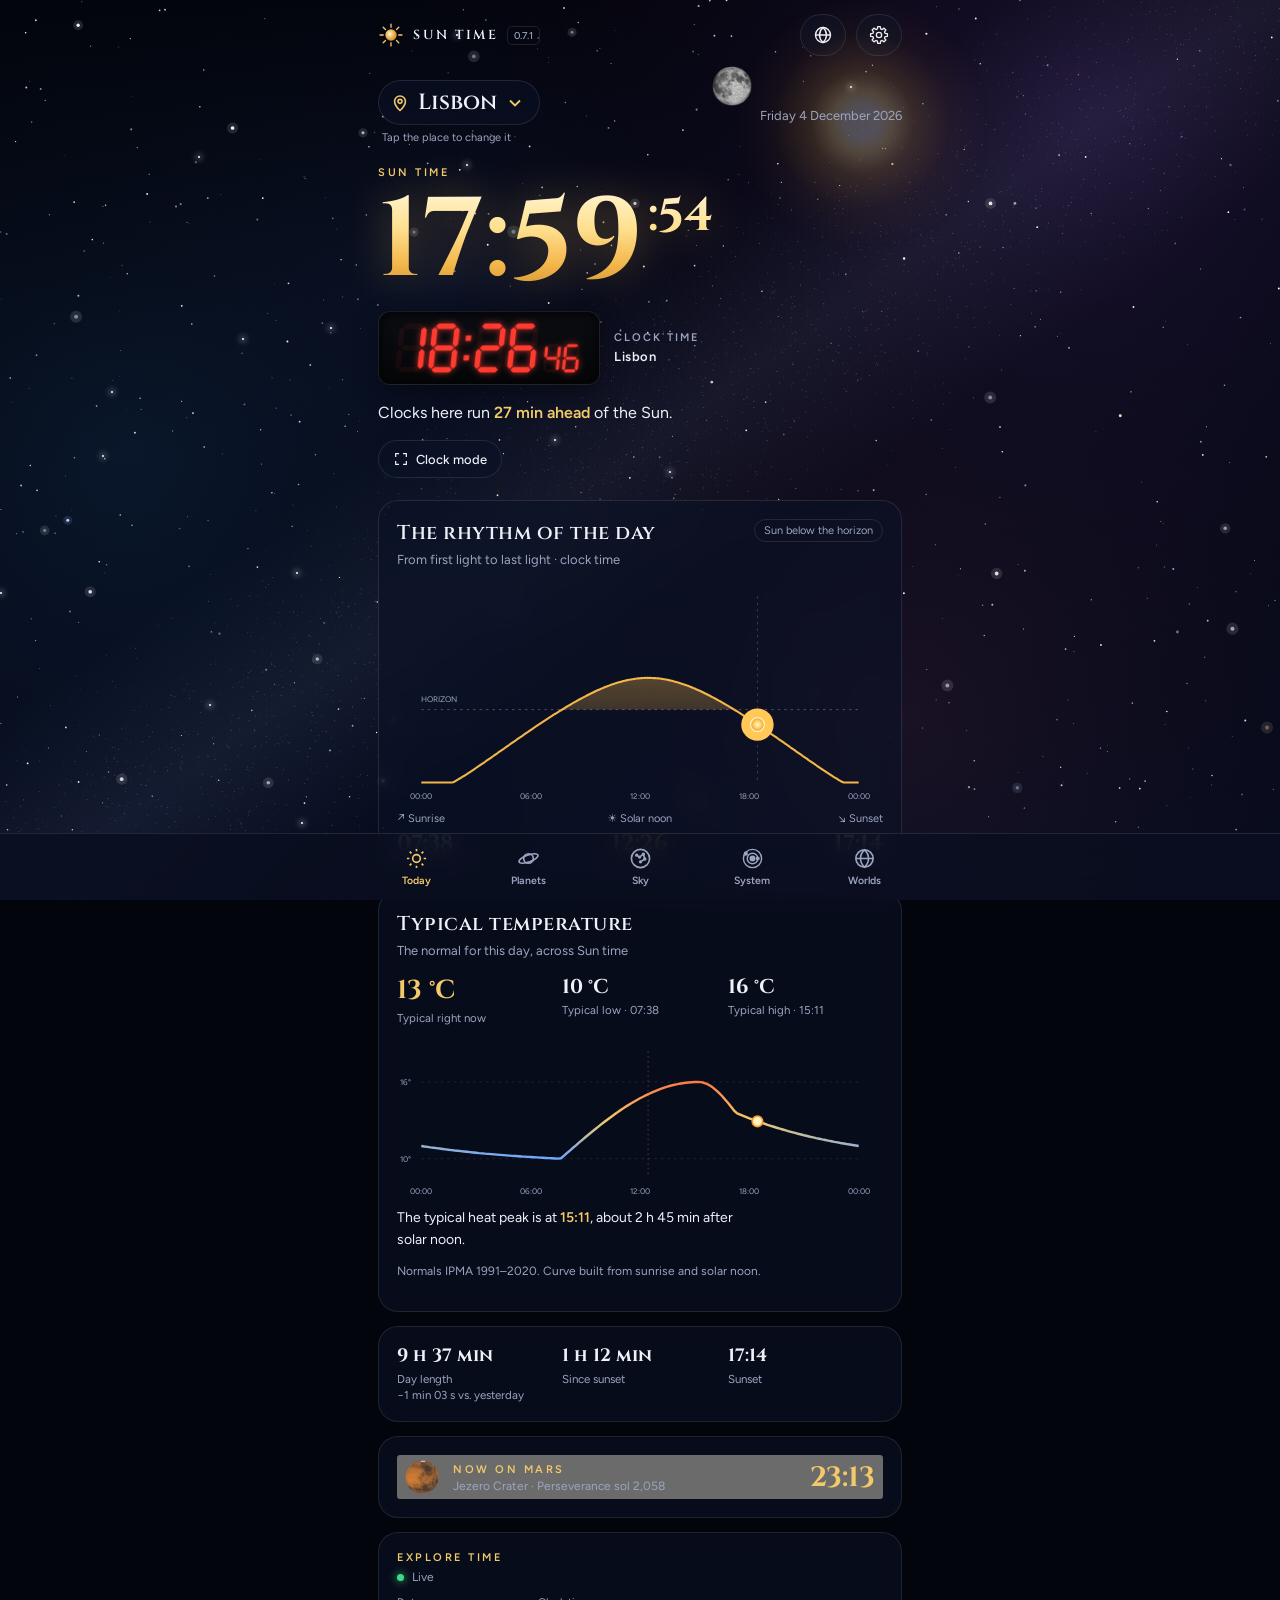
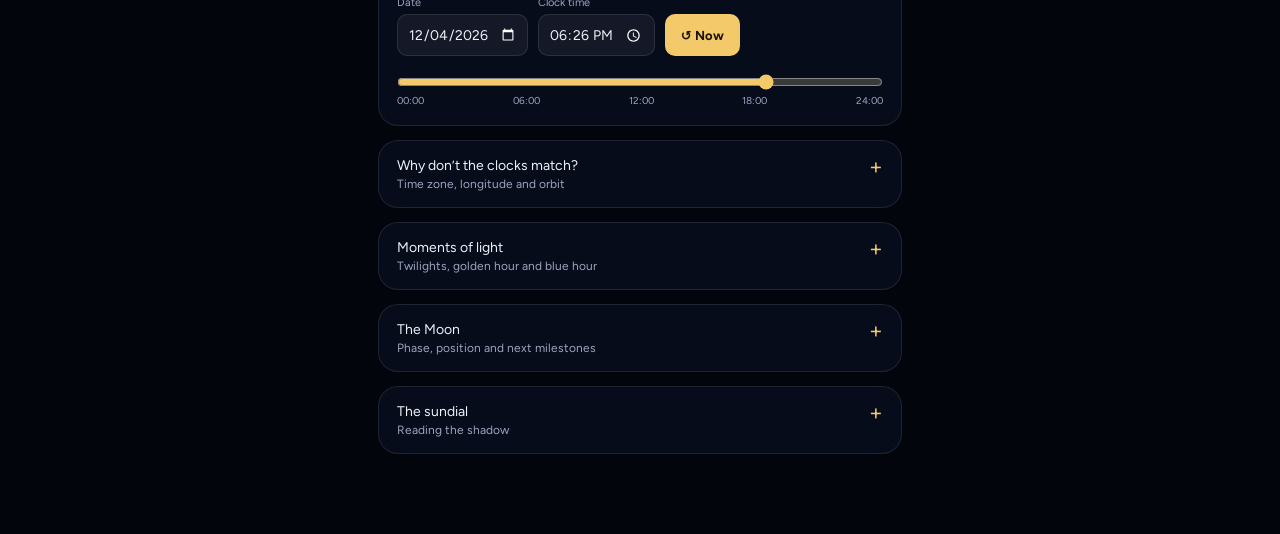
<file: preview/index.html>
<!doctype html>
<html lang="pt-PT">
<head>
<meta charset="utf-8">
<meta name="viewport" content="width=device-width, initial-scale=1, viewport-fit=cover">
<title>Hora do Sol</title>
<link rel="manifest" href="manifest.webmanifest?v=5">
<meta name="theme-color" content="#03050c">
<meta name="mobile-web-app-capable" content="yes">
<meta name="apple-mobile-web-app-capable" content="yes">
<meta name="apple-mobile-web-app-title" content="Hora do Sol">
<meta name="apple-mobile-web-app-status-bar-style" content="black-translucent">
<link rel="icon" type="image/png" href="icon-192.png">
<link rel="apple-touch-icon" href="apple-touch-icon.png">
<link rel="preconnect" href="https://fonts.googleapis.com">
<link rel="preconnect" href="https://fonts.gstatic.com" crossorigin>
<link href="https://fonts.googleapis.com/css2?family=Cinzel:wght@500;600;700&family=Figtree:wght@400;500;600;700;800&display=swap" rel="stylesheet">
<style>
:root{--serif:"Cinzel","Trajan Pro",Georgia,serif;--sans:"Figtree",system-ui,-apple-system,"Segoe UI",Roboto,sans-serif;
  --bg:#03050c;--ink:#eef1f8;--soft:#9ba5c0;--line:rgba(255,255,255,.1);--card:rgba(12,18,38,.58);--card-strong:rgba(10,15,32,.86);
  --gold:#f3c969;--gold2:#c98a2e;--accent:#8fb4ff;--lcd:#ff3b30;--lcd-glow:rgba(255,59,48,.75);--nav-h:66px;
  box-sizing:border-box;color-scheme:dark}
*,*::before,*::after{box-sizing:inherit}
[hidden]{display:none!important}
html{scroll-padding-top:env(safe-area-inset-top,0px);overflow-x:hidden}
body{margin:0;background:var(--bg);color:var(--ink);font-family:var(--sans);-webkit-font-smoothing:antialiased;min-height:100vh;
  padding-top:env(safe-area-inset-top,0px);padding-bottom:calc(var(--nav-h) + env(safe-area-inset-bottom,0px))}
body[data-lcd="ambar"]{--lcd:#ffb300;--lcd-glow:rgba(255,179,0,.7)}
body[data-lcd="verde"]{--lcd:#3dff8f;--lcd-glow:rgba(61,255,143,.6)}
body[data-lcd="azul"]{--lcd:#4fc8ff;--lcd-glow:rgba(79,200,255,.7)}
body[data-theme="claro"]{--bg:#e9eef6;--ink:#13203a;--soft:#51607d;--line:rgba(19,32,58,.14);--card:rgba(255,255,255,.78);--card-strong:#fff;--gold:#b7791f;--gold2:#8a560c;--accent:#2f5fc4;color-scheme:light}
#space{position:fixed;inset:0;width:100%;height:100%;z-index:-2;display:block}
body[data-theme="claro"] #space,body[data-theme="claro"] .twinkles{display:none}
body[data-theme="claro"]{background:linear-gradient(180deg,#cfe0f5,#eef2f8 40%,#f5f3ee)}
.twinkles{position:fixed;inset:0;z-index:-1;pointer-events:none}
.twinkles i{position:absolute;width:2px;height:2px;border-radius:50%;background:#fff;box-shadow:0 0 6px 1px rgba(255,255,255,.8);animation:tw 4s ease-in-out infinite}
@keyframes tw{0%,100%{opacity:.15}50%{opacity:1}}
.wrap{max-width:560px;margin:0 auto;padding:0 18px}
button{font-family:inherit}
:focus-visible{outline:2px solid var(--gold);outline-offset:3px}

/* Topo */
.top{display:flex;align-items:center;gap:10px;padding:14px 0 6px}
.brand{display:flex;align-items:center;gap:9px;font:600 13px var(--serif);letter-spacing:2.5px;color:var(--ink);text-decoration:none;margin-right:auto}
.brand .sunmark{width:26px;height:26px}
.brand small{font:500 10px var(--sans);letter-spacing:0;border:1px solid var(--line);padding:2px 6px;border-radius:5px;color:var(--soft)}
.iconbtn{display:inline-flex;align-items:center;justify-content:center;gap:6px;min-width:42px;height:42px;padding:0 12px;border-radius:999px;border:1px solid var(--line);background:var(--card);color:var(--ink);cursor:pointer;-webkit-backdrop-filter:blur(8px);backdrop-filter:blur(8px);font:600 12px var(--sans)}
.iconbtn svg{width:20px;height:20px}
.iconbtn.active{border-color:var(--gold);color:var(--gold)}

/* Herói */
.hero{position:relative;padding:18px 0 8px;overflow:visible}
.sun-glow{position:absolute;right:-90px;top:-70px;width:260px;height:260px;border-radius:50%;pointer-events:none;
  background:radial-gradient(circle,#fffbe6 0 9%,#ffe08a 16%,rgba(255,190,70,.55) 28%,rgba(255,150,40,.16) 48%,rgba(255,120,30,0) 70%);transition:opacity 1s,transform 1s;z-index:0}
.moon-deco{position:absolute;left:auto;right:150px;top:4px;width:40px;height:40px;z-index:0;border-radius:50%}
.moon-deco img{position:absolute;inset:0;width:100%;height:100%;display:block}
body[data-theme="claro"] .sun-glow{opacity:.55}
.hero>*:not(.sun-glow):not(.moon-deco){position:relative;z-index:1}
.place{display:flex;align-items:flex-end;justify-content:space-between;gap:12px;flex-wrap:wrap}
.loc-pill{position:relative;display:inline-flex;font-family:var(--serif);align-items:center;gap:8px;padding:7px 14px 7px 11px;border:1px solid var(--line);border-radius:999px;background:var(--card);-webkit-backdrop-filter:blur(8px);backdrop-filter:blur(8px);cursor:pointer;font:600 22px var(--serif);color:var(--ink)}
.loc-pill .pin{width:20px;height:20px;color:var(--gold);flex:none}
.loc-pill .chev{width:20px;height:20px;color:var(--gold);flex:none}
.loc-pill:hover,.loc-pill:focus-within{border-color:var(--gold)}
.loc-hint{font-size:11px;color:var(--soft);margin:6px 0 0 4px}
.date{font-size:13px;color:var(--soft);line-height:1.5}
.world-title{font:600 26px var(--serif);margin:0}
.world-site{font-size:13px;color:var(--soft);margin-top:2px}
.world-back{margin-top:10px}
.eyebrow{font:600 11px var(--sans);letter-spacing:2.5px;text-transform:uppercase;color:var(--gold)}
.hero .eyebrow{margin-top:22px;display:flex;align-items:center;gap:8px}
.solar{font-family:var(--serif);font-weight:700;font-size:calc(clamp(64px,20vw,112px)*var(--clock-scale,1));line-height:1.02;letter-spacing:1px;white-space:nowrap;margin:6px 0 2px;
  background:linear-gradient(180deg,#fff6d8 0%,#ffe08f 38%,#f3b64a 70%,#c98a2e 100%);-webkit-background-clip:text;background-clip:text;color:transparent;
  filter:drop-shadow(0 0 22px rgba(243,190,90,.35));font-variant-numeric:lining-nums tabular-nums}
.solar .sec{font-size:.42em;letter-spacing:0;margin-left:4px;vertical-align:.95em}
body[data-theme="claro"] .solar{background:linear-gradient(180deg,#c98a2e,#8a560c);-webkit-background-clip:text;background-clip:text;filter:none}
.lcd-block{display:flex;align-items:center;gap:14px;flex-wrap:wrap;margin-top:12px}
.lcd{display:inline-flex;align-items:center;padding:10px 14px;border-radius:12px;background:linear-gradient(180deg,#0b0d12,#050608);border:1px solid rgba(255,255,255,.09);box-shadow:inset 0 2px 12px rgba(0,0,0,.9),0 8px 24px rgba(0,0,0,.35)}
.lcd svg{display:block;height:calc(clamp(36px,10vw,52px)*var(--clock-scale,1));width:auto;overflow:visible}
.lcd .on{fill:var(--lcd);filter:drop-shadow(0 0 4px var(--lcd-glow))}
.lcd .off{fill:var(--lcd);opacity:.07}
.lcd-label{font:600 11px var(--sans);letter-spacing:2px;text-transform:uppercase;color:var(--soft);line-height:1.5}
.lcd-label b{display:block;color:var(--ink);font-weight:600;letter-spacing:.5px;text-transform:none;font-size:13px}
.sentence{font-size:16px;line-height:1.55;margin:16px 0 0;max-width:38ch}
.sentence strong{color:var(--gold);font-weight:600}
.hero-actions{display:flex;gap:10px;margin-top:14px;flex-wrap:wrap}
.chipbtn{display:inline-flex;align-items:center;gap:7px;border:1px solid var(--line);background:var(--card);color:var(--ink);border-radius:999px;padding:8px 14px;min-height:38px;font:500 13px var(--sans);cursor:pointer;-webkit-backdrop-filter:blur(8px);backdrop-filter:blur(8px)}
.chipbtn svg{width:16px;height:16px}
.hero-visual{margin-top:16px}
.hero-visual:empty{display:none}
.hero-visual svg{display:block;width:min(100%,330px);height:auto}

/* Cartões */
.card{background:var(--card);border:1px solid var(--line);border-radius:20px;padding:18px;margin:14px 0;-webkit-backdrop-filter:blur(12px);backdrop-filter:blur(12px)}
.card h2,.section-title{font:600 20px var(--serif);margin:0;letter-spacing:.5px}
.card .sub{font-size:13px;color:var(--soft);margin:4px 0 0;line-height:1.5}
.card-top{display:flex;justify-content:space-between;align-items:flex-start;gap:10px}
.pill{font-size:11px;border:1px solid var(--line);padding:4px 9px;border-radius:999px;color:var(--soft);white-space:nowrap}
.arc{display:block;width:100%;height:auto;margin:10px 0 2px;overflow:visible}
.arc text{font:10px var(--sans);fill:var(--soft)}
.pulse{animation:pulse 2.6s ease-in-out infinite;transform-box:fill-box;transform-origin:center}
@keyframes pulse{0%,100%{opacity:.18;transform:scale(1)}50%{opacity:.45;transform:scale(1.35)}}
.events{display:grid;grid-template-columns:repeat(3,1fr);gap:8px;margin-top:6px}
.events>div:nth-child(2){text-align:center}.events>div:last-child{text-align:right}
.events span{display:block;font-size:11px;color:var(--soft)}
.events b{display:block;font:700 22px var(--serif);margin-top:4px;font-variant-numeric:lining-nums tabular-nums}
.events .noon b{color:var(--gold)}
.stats{display:grid;grid-template-columns:repeat(3,1fr);gap:10px}
.stat b{display:block;font:700 18px var(--serif);font-variant-numeric:lining-nums tabular-nums;line-height:1.25}
.stat span{display:block;font-size:11.5px;color:var(--soft);line-height:1.4;margin-top:3px}
.teaser{display:flex;align-items:center;gap:14px;cursor:pointer;width:100%;text-align:left;color:inherit;font:inherit}
.planet-dot{flex:none;width:34px;height:34px;border-radius:50%;box-shadow:inset -7px -5px 12px rgba(0,0,0,.55),0 0 14px rgba(255,255,255,.08)}
.teaser .t-main{flex:1;min-width:0}
.teaser .t-time{font:700 28px var(--serif);color:var(--gold);font-variant-numeric:lining-nums tabular-nums}

/* Explorar */
.inputs{display:flex;gap:10px;align-items:end;flex-wrap:wrap;margin-top:12px}
.inputs label{display:grid;gap:5px;font-size:11px;color:var(--soft)}
.inputs input,.field input,.field select{font:14px var(--sans);min-height:42px;border:1px solid var(--line);background:rgba(255,255,255,.06);border-radius:10px;color:var(--ink);padding:8px 10px}
body[data-theme="claro"] .inputs input,body[data-theme="claro"] .field input,body[data-theme="claro"] .field select{background:#fff}
.btn{min-height:42px;border:0;border-radius:10px;padding:9px 16px;background:var(--gold);color:#1b1305;font:700 13px var(--sans);cursor:pointer}
input[type=range]{width:100%;margin:18px 0 4px;accent-color:var(--gold)}
.range-scale{display:flex;justify-content:space-between;font-size:10px;color:var(--soft)}
.status{display:flex;align-items:center;gap:8px;font-size:12px;color:var(--soft)}
.dot{width:7px;height:7px;border-radius:50%;background:#3ddc84;box-shadow:0 0 8px #3ddc84}
.status.paused .dot{background:var(--gold);box-shadow:0 0 8px var(--gold)}
#timeNote:empty{display:none}
.muted{font-size:12px;color:var(--soft);line-height:1.6}

/* Linhas e painéis */
details.card{padding:0}
details.card>summary{list-style:none;cursor:pointer;padding:16px 44px 16px 18px;position:relative;font-weight:600;font-size:14px}
details.card>summary::-webkit-details-marker{display:none}
details.card>summary::after{content:'+';position:absolute;right:18px;top:12px;font-size:22px;color:var(--gold);font-weight:400}
details.card[open]>summary::after{content:'−'}
details.card>summary span{display:block;font-size:12px;font-weight:400;color:var(--soft);margin-top:3px}
.detail-body{padding:0 18px 18px}
.rows{margin:0}
.row{display:grid;grid-template-columns:1fr auto;gap:12px;align-items:baseline;padding:10px 0;border-top:1px solid var(--line);font-size:14px}
.rows .row:first-child{border-top:0}
.row .k small{display:block;color:var(--soft);font-size:12px;margin-top:2px}
.row .v{font-variant-numeric:tabular-nums;text-align:right}
.row.key .k,.row.key .v{font-weight:700}
.row.past{opacity:.5}
.row.now{border-top:2px solid var(--gold)}.row.now .k{color:var(--gold);font-weight:600}
.row.total{border-top:1.5px solid var(--ink);font-weight:700}
.chart{width:100%;height:auto;display:block;color:var(--ink)}
.lede{font-size:14px;color:var(--soft);line-height:1.55;margin:0 0 12px}
.moon-head{display:flex;gap:14px;align-items:center;margin-bottom:8px}
.moon-head svg{width:84px;height:84px;flex:none}
.moon-name{font:600 22px var(--serif)}
.moon-sub{font-size:13px;color:var(--soft);margin-top:3px}
.dial-wrap{display:flex;justify-content:center}
.dial{width:min(100%,320px);height:auto}

/* Planetas, céu, sistema, mundos */
.view{display:none}.view.on{display:block;animation:fade .35s ease}
@keyframes fade{from{opacity:0;transform:translateY(6px)}to{opacity:1;transform:none}}
.view-head{padding:22px 0 4px}
.view-head h1{font:600 26px var(--serif);margin:6px 0 0;letter-spacing:.5px}
.view-head p{font-size:14px;color:var(--soft);margin:6px 0 0;line-height:1.55}
.pl{display:flex;gap:14px;align-items:flex-start}
.pl .planet-dot{width:40px;height:40px;margin-top:2px}
.pl-main{flex:1;min-width:0}
.pl-name{display:flex;justify-content:space-between;align-items:baseline;gap:8px}
.pl-name b{font:600 19px var(--serif)}
.badge{font-size:11px;padding:3px 9px;border-radius:999px;border:1px solid var(--line);color:var(--soft);white-space:nowrap}
.badge.yes{border-color:rgba(61,220,132,.5);color:#6ff0a5}
body[data-theme="claro"] .badge.yes{color:#157a3f}
.pl-line{font-size:13.5px;line-height:1.55;margin-top:5px}
.pl-line.soft{color:var(--soft)}
.skymap{display:block;width:100%;max-width:460px;margin:6px auto 0;height:auto}
.legend{display:flex;flex-wrap:wrap;gap:6px 14px;font-size:12px;color:var(--soft);margin-top:10px}
.legend i{display:inline-block;width:10px;height:10px;border-radius:50%;margin-right:6px;vertical-align:-1px}
.orbit-svg{display:block;width:100%;max-width:460px;margin:0 auto;height:auto}
.worlds{display:grid;gap:10px}
.world{display:flex;gap:14px;align-items:center;text-align:left;width:100%;border:1px solid var(--line);background:var(--card);border-radius:18px;padding:14px;color:inherit;cursor:pointer;-webkit-backdrop-filter:blur(10px);backdrop-filter:blur(10px)}
.world.cur{border-color:var(--gold)}
.world-main{flex:1;min-width:0}
.world-main b{font:600 17px var(--serif)}
.world-main .muted{font-size:12px}
.world-time{text-align:right;font:700 20px var(--serif);color:var(--gold);font-variant-numeric:lining-nums tabular-nums}
.world-time small{display:block;font:400 10px var(--sans);color:var(--soft);letter-spacing:.5px}
.compare{width:100%;border-collapse:collapse;font-size:13px}
.compare th{font:600 11px var(--sans);letter-spacing:1px;text-transform:uppercase;color:var(--soft);text-align:left;padding:8px 6px;border-bottom:1px solid var(--line)}
.compare td{padding:10px 6px;border-bottom:1px solid var(--line);vertical-align:top;font-variant-numeric:tabular-nums}
.compare td:first-child{font-weight:600;white-space:nowrap}
.compare tr.me td{color:var(--gold)}
.table-scroll{overflow-x:auto}
.routine{display:grid;grid-template-columns:repeat(2,1fr);gap:10px;margin-top:12px}
.field{display:grid;gap:5px;font-size:12px;color:var(--soft)}
.field input,.field select{width:100%}
.conv .row .v b{font:700 18px var(--serif);color:var(--gold)}
.fact{font-size:13px;color:var(--soft);font-style:italic;margin-top:4px}

/* Navegação inferior */
.nav{position:fixed;left:0;right:0;bottom:0;z-index:20;background:var(--card-strong);border-top:1px solid var(--line);-webkit-backdrop-filter:blur(14px);backdrop-filter:blur(14px);padding-bottom:env(safe-area-inset-bottom,0px)}
.nav-in{max-width:560px;margin:0 auto;display:grid;grid-template-columns:repeat(5,1fr);height:var(--nav-h)}
.nav button{background:none;border:0;color:var(--soft);display:flex;flex-direction:column;align-items:center;justify-content:center;gap:4px;font:600 10.5px var(--sans);cursor:pointer;padding:0 2px}
.nav button svg{width:23px;height:23px}
.nav button[aria-current="page"]{color:var(--gold)}

/* Folhas (definições e mundos) */
dialog.sheet{border:0;padding:0;background:var(--card-strong);color:var(--ink);width:min(560px,100%);max-width:100%;max-height:88vh;margin:auto auto 0;border-radius:22px 22px 0 0;box-shadow:0 -10px 40px rgba(0,0,0,.5)}
dialog.sheet::backdrop{background:rgba(2,4,10,.6)}
@media(min-width:700px){dialog.sheet{margin:auto;border-radius:20px}}
.sheet-inner{padding:20px 20px calc(22px + env(safe-area-inset-bottom,0px));overflow:auto;max-height:88vh}
.sheet-head{display:flex;justify-content:space-between;align-items:center;gap:12px;margin-bottom:6px}
.sheet-head h2{font:600 22px var(--serif);margin:0}
.sheet fieldset{border:0;padding:0;margin:18px 0 0}
.sheet legend{font:600 10px var(--sans);letter-spacing:2px;text-transform:uppercase;color:var(--soft);margin-bottom:9px}
.opts{display:flex;flex-wrap:wrap;gap:8px}
.opt{display:inline-flex;align-items:center;gap:8px;border:1px solid var(--line);background:transparent;color:inherit;border-radius:999px;padding:8px 14px;min-height:40px;font:500 13px var(--sans);cursor:pointer}
.opt[aria-pressed="true"]{background:var(--ink);color:var(--bg);border-color:var(--ink)}
.opt .sw{width:14px;height:14px;border-radius:50%;flex:none}
.linkbtn{background:none;border:0;color:var(--soft);font:500 13px var(--sans);text-decoration:underline;cursor:pointer;padding:8px 0;margin-top:18px}

/* Modo relógio */
.clockmode{position:fixed;inset:0;z-index:50;display:none;flex-direction:column;align-items:center;justify-content:center;gap:22px;background:radial-gradient(ellipse at 70% 20%,rgba(255,180,60,.12),transparent 55%),#02030a;text-align:center;padding:24px}
.clockmode.on{display:flex}
.clockmode .solar{font-size:min(26vw,30vh)}
.clockmode .lcd svg{height:min(13vw,14vh)}
.clockmode .cm-hint{position:absolute;bottom:calc(20px + env(safe-area-inset-bottom,0px));font-size:12px;color:#7f89a6}
@media(orientation:landscape) and (max-height:500px){.clockmode{flex-direction:row;gap:40px}}
@media(prefers-reduced-motion:reduce){*{animation:none!important;transition:none!important}}

/* 0.6: pesquisa de locais */
.search{width:100%;font:16px var(--sans);min-height:46px;border:1px solid var(--line);background:rgba(255,255,255,.06);border-radius:12px;color:var(--ink);padding:10px 14px;margin:10px 0 4px}
#placeList{max-height:62vh;overflow:auto;margin-top:6px}
.place-item{display:flex;justify-content:space-between;align-items:center;gap:10px;width:100%;text-align:left;border:0;border-bottom:1px solid var(--line);background:none;color:inherit;padding:12px 4px;cursor:pointer;font:inherit}
.place-item b{display:block;font-weight:600;font-size:15px}
.place-item small{display:block;color:var(--soft);font-size:12px;margin-top:2px}
.place-item.cur b{color:var(--gold)}
.place-item.gps b{color:var(--gold)}
.place-time{font-variant-numeric:tabular-nums;color:var(--soft);font-size:13px;flex:none}
.place-head{font:600 10px var(--sans);letter-spacing:2px;text-transform:uppercase;color:var(--soft);margin:18px 0 2px}
/* 0.6: temperatura típica */
.temp-top{display:grid;grid-template-columns:repeat(3,1fr);gap:10px;margin-top:12px}
.temp-top b{display:block;font:700 20px var(--serif);font-variant-numeric:lining-nums tabular-nums}
.temp-top .big b{font-size:26px;color:var(--gold)}
.temp-top span{display:block;font-size:11.5px;color:var(--soft);margin-top:3px}
.temp-chart{display:block;width:100%;height:auto;margin:10px 0 2px;overflow:visible;color:var(--ink)}
.temp-chart text{font:10px var(--sans);fill:var(--soft)}
details.card>summary .sumt{display:inline;font-size:14px;color:var(--ink);margin:0}
/* 0.7 */
.planet-dot.photo{box-shadow:none;border-radius:0;background-color:transparent}
.explore-bar{position:sticky;top:env(safe-area-inset-top,0px);z-index:15;display:flex;align-items:center;justify-content:space-between;gap:10px;margin:8px 0 0;padding:10px 12px;border-radius:14px;background:rgba(243,201,105,.16);border:1px solid var(--gold);font-size:13px;-webkit-backdrop-filter:blur(10px);backdrop-filter:blur(10px)}
.explore-bar .btn{min-height:36px;padding:6px 12px;flex:none}
[dir="rtl"] .solar,[dir="rtl"] .lcd,[dir="rtl"] .place-time,[dir="rtl"] .events b,[dir="rtl"] .world-time,[dir="rtl"] .t-time{direction:ltr;unicode-bidi:isolate}
[dir="rtl"] .solar{text-align:right}
[dir="rtl"] .row .v{text-align:left}
[dir="rtl"] details.card>summary{padding:16px 18px 16px 44px}
[dir="rtl"] details.card>summary::after{right:auto;left:18px}
[dir="rtl"] .place-item,[dir="rtl"] .world,[dir="rtl"] .teaser{text-align:right}
.planet-dot.p-saturno{transform:scale(1.55)}
.compare{font-size:12px}
.compare td,.compare th{white-space:nowrap}
.compare th{font-size:10px;letter-spacing:.5px;padding:6px 3px}
.compare td{padding:7px 3px}
.compare td:first-child{padding-left:0}
.compare td:last-child,.compare th:last-child{text-align:right;padding-right:0}
.compare td[colspan]{white-space:normal;text-align:left;font-weight:400}
@media(max-width:380px){.compare{font-size:11px}.compare th{font-size:9px}.card:has(.compare){padding:14px}}
</style>
</head>
<body data-theme="espaco" data-lcd="vermelho">
<canvas id="space" aria-hidden="true"></canvas>
<div class="twinkles" id="twinkles" aria-hidden="true"></div>
<div class="wrap">
<header class="top">
  <a href="#" class="brand" id="brand"><svg class="sunmark" viewBox="0 0 32 32" aria-hidden="true"><defs><radialGradient id="bm" cx="40%" cy="40%"><stop offset="0" stop-color="#fff3c4"/><stop offset="1" stop-color="#e29a2e"/></radialGradient></defs><circle cx="16" cy="16" r="7" fill="url(#bm)"/><g stroke="#f3c969" stroke-width="1.6" stroke-linecap="round"><path d="M16 2.5v4M16 25.5v4M2.5 16h4M25.5 16h4M6.4 6.4l2.8 2.8M22.8 22.8l2.8 2.8M6.4 25.6l2.8-2.8M22.8 9.2l2.8-2.8"/></g></svg><span data-i18n="appName">HORA DO SOL</span> <small>0.7.1</small></a>
  <button class="iconbtn" id="worldBtn" type="button" data-i18n-aria="worldBtn" aria-haspopup="dialog"><svg viewBox="0 0 24 24" fill="none" stroke="currentColor" stroke-width="1.7"><circle cx="12" cy="12" r="9"/><path d="M3 12h18M12 3c2.8 2.6 4.2 5.6 4.2 9s-1.4 6.4-4.2 9c-2.8-2.6-4.2-5.6-4.2-9S9.2 5.6 12 3z"/></svg></button>
  <button class="iconbtn" id="settingsBtn" type="button" data-i18n-aria="settingsBtn" aria-haspopup="dialog"><svg viewBox="0 0 24 24" fill="none" stroke="currentColor" stroke-width="1.6" stroke-linejoin="round"><path d="M10.08,4.65 L10.44,1.92 L13.56,1.92 L13.92,4.65 L15.84,5.44 L18.03,3.77 L20.23,5.97 L18.56,8.16 L19.35,10.08 L22.08,10.44 L22.08,13.56 L19.35,13.92 L18.56,15.84 L20.23,18.03 L18.03,20.23 L15.84,18.56 L13.92,19.35 L13.56,22.08 L10.44,22.08 L10.08,19.35 L8.16,18.56 L5.97,20.23 L3.77,18.03 L5.44,15.84 L4.65,13.92 L1.92,13.56 L1.92,10.44 L4.65,10.08 L5.44,8.16 L3.77,5.97 L5.97,3.77 L8.16,5.44Z"/><circle cx="12" cy="12" r="3.2"/></svg></button>
</header>

<main class="view on" id="view-hoje">
  <div class="explore-bar" id="exploreBar" hidden><span id="exploreText"></span><button class="btn" type="button" id="exploreNow" data-i18n="backNow"></button></div>
  <section class="hero">
    <div class="sun-glow" id="sunGlow"></div>
    <div class="moon-deco" aria-hidden="true"><img id="moonImg" alt=""></div>
    <div id="earthHead">
      <div class="place"><button class="loc-pill" id="locBtn" type="button" aria-haspopup="dialog"><svg class="pin" viewBox="0 0 24 24" fill="none" stroke="currentColor" stroke-width="1.9" aria-hidden="true"><path d="M12 21s-6.5-5.6-6.5-11a6.5 6.5 0 0 1 13 0c0 5.4-6.5 11-6.5 11z"/><circle cx="12" cy="10" r="2.4"/></svg><span id="locName">Lisboa</span><svg class="chev" viewBox="0 0 24 24" fill="none" stroke="currentColor" stroke-width="2.2" aria-hidden="true"><path d="M6 9l6 6 6-6"/></svg></button><div class="date" id="date"></div></div>
      <div class="loc-hint" data-i18n="locHint"></div>
      <div class="muted" id="note" role="status" hidden></div>
    </div>
    <div id="worldHead" hidden><h1 class="world-title" id="worldTitle"></h1><div class="world-site" id="worldSite"></div></div>
    <div class="hero-visual" id="heroVisual"></div>
    <div class="eyebrow" id="solarLabel"></div>
    <div class="solar" id="solar">--:--</div>
    <div class="lcd-block"><div class="lcd" id="lcd" data-i18n-aria="legal"></div><div class="lcd-label"><span data-i18n="legal"></span><b id="lcdPlace"></b></div></div>
    <p class="sentence" id="sentence"></p>
    <div class="hero-actions">
      <button class="chipbtn" id="clockModeBtn" type="button"><svg viewBox="0 0 24 24" fill="none" stroke="currentColor" stroke-width="1.8"><path d="M4 9V4h5M20 9V4h-5M4 15v5h5M20 15v5h-5"/></svg><span data-i18n="clockMode"></span></button>
      <button class="chipbtn" id="backEarthBtn" type="button" hidden data-i18n="backEarth"></button>
    </div>
  </section>

  <section class="card">
    <div class="card-top"><div><h2 id="arcTitle"></h2><p class="sub" id="arcSub"></p></div><span class="pill" id="sunState"></span></div>
    <svg class="arc" id="sunArc" viewBox="0 0 600 280" role="img"></svg>
    <div class="events"><div><span data-i18n="rise"></span><b id="riseTime"></b></div><div class="noon"><span data-i18n="noon"></span><b id="noonTime"></b></div><div><span data-i18n="set"></span><b id="setTime"></b></div></div>
  </section>

  <section class="card" id="tempCard">
    <h2 data-i18n="tempTitle"></h2><p class="sub" data-i18n="tempSub"></p>
    <div id="tempBody">
      <div class="temp-top"><div class="big"><b id="tempNow"></b><span data-i18n="tempNow"></span></div><div><b id="tempMin"></b><span id="tempMinL"></span></div><div><b id="tempMax"></b><span id="tempMaxL"></span></div></div>
      <svg class="temp-chart" id="tempChart" viewBox="0 0 600 205" role="img"></svg>
      <p class="sentence" id="tempPeak" style="font-size:14px;margin-top:6px"></p>
      <p class="muted" id="tempSource"></p>
    </div>
    <p class="lede" id="tempNone" hidden style="margin-top:10px"></p>
  </section>

  <section class="card"><div class="stats" id="stats"></div></section>

  <section class="card" id="marsTeaserCard"><button class="teaser" id="marsTeaser" type="button"><span class="planet-dot photo" id="marsDot"></span><span class="t-main"><span class="eyebrow" data-i18n="nowOnMars"></span><span class="muted" style="display:block"><span data-i18n="jezero"></span> · <span id="teaserSol"></span></span></span><span class="t-time" id="teaserTime">--:--</span></button></section>

  <section class="card">
    <div class="card-top"><div><div class="eyebrow" data-i18n="explore"></div><div class="status" id="status" style="margin-top:6px"><span class="dot"></span><span id="statusText"></span></div></div></div>
    <div class="inputs"><label><span data-i18n="date"></span><input type="date" id="dateInput" min="1900-01-01" max="2100-12-31"></label><label><span data-i18n="legalTime"></span><input type="time" id="timeInput"></label><button class="btn" id="nowBtn" type="button" data-i18n="now"></button></div>
    <input type="range" id="slider" min="0" max="1439" step="1">
    <div class="range-scale"><span>00:00</span><span>06:00</span><span>12:00</span><span>18:00</span><span>24:00</span></div>
    <p id="timeNote" role="status" class="muted"></p>
  </section>

  <div id="earthDetails">
    <details class="card"><summary><span class="sumt" data-i18n="whyTitle"></span><span data-i18n="whySub"></span></summary><div class="detail-body"><p class="lede" data-i18n="whyLede"></p><div class="rows" id="explain"></div><h2 style="font:600 18px var(--serif);margin:18px 0 6px" data-i18n="eot"></h2><p class="lede" id="eotLede"></p><svg class="chart" id="eot" viewBox="0 0 340 140" role="img"></svg></div></details>
    <details class="card"><summary><span class="sumt" data-i18n="lightTitle"></span><span data-i18n="lightSub"></span></summary><div class="detail-body"><div class="rows" id="sunRows"></div></div></details>
    <details class="card"><summary><span class="sumt" data-i18n="moonTitle"></span><span data-i18n="moonSub"></span></summary><div class="detail-body"><div class="moon-head"><svg id="moonSvg" viewBox="0 0 110 110" role="img"></svg><div><div class="moon-name" id="moonName"></div><div class="moon-sub" id="moonSub"></div></div></div><div class="rows" id="moonRows"></div></div></details>
    <details class="card" id="dialPanel"><summary><span class="sumt" data-i18n="dialTitle"></span><span data-i18n="dialSub"></span></summary><div class="detail-body"><p class="lede" data-i18n="dialLede"></p><div class="dial-wrap"><svg class="dial" id="dial" viewBox="0 0 320 320" role="img"></svg></div></div></details>
  </div>
  <div id="worldDetails" hidden><section class="card"><h2 data-i18n="thisWorld"></h2><div class="rows" id="worldRows" style="margin-top:8px"></div><p class="fact" id="worldFact"></p></section></div>
</main>

<main class="view" id="view-planetas">
  <div class="view-head"><div class="eyebrow" data-i18n="tonight"></div><h1 data-i18n="planetsTitle"></h1><p id="nightInfo"></p></div>
  <div id="planetList"></div>
  <p class="muted" data-i18n="magNote"></p>
</main>

<main class="view" id="view-ceu">
  <div class="view-head"><div class="eyebrow" data-i18n="skyEyebrow"></div><h1 id="skyTitle"></h1><p data-i18n="skyHelp"></p></div>
  <section class="card"><svg class="skymap" id="skymap" viewBox="0 0 400 400" role="img"></svg><div class="legend" id="skyLegend"></div></section>
  <p class="muted" data-i18n="skyNote"></p>
</main>

<main class="view" id="view-sistema">
  <div class="view-head"><div class="eyebrow" data-i18n="sysEyebrow"></div><h1 data-i18n="sysTitle"></h1><p data-i18n="sysLede"></p></div>
  <section class="card"><svg class="orbit-svg" id="orbits" viewBox="0 0 400 400" role="img"></svg></section>
  <section class="card"><h2 data-i18n="distTitle"></h2><div class="rows" id="distRows" style="margin-top:6px"></div></section>
</main>

<main class="view" id="view-mundos">
  <div class="view-head"><div class="eyebrow" data-i18n="worldsEyebrow"></div><h1 data-i18n="worldsTitle"></h1><p data-i18n="worldsLede"></p></div>
  <div class="worlds" id="worldCards"></div>
  <section class="card"><h2 data-i18n="sideBySide"></h2><div class="table-scroll"><table class="compare" id="compare"></table></div></section>
  <section class="card">
    <h2 data-i18n="routineTitle"></h2><p class="sub" data-i18n="routineLede"></p>
    <div class="field" style="margin-top:12px"><span data-i18n="world"></span><select id="routineWorld"></select></div>
    <div class="routine" id="routineInputs"></div>
    <div class="rows conv" id="routineOut" style="margin-top:14px"></div>
  </section>
</main>
</div>

<nav class="nav"><div class="nav-in">
  <button type="button" data-view="hoje" aria-current="page"><svg viewBox="0 0 24 24" fill="none" stroke="currentColor" stroke-width="1.7"><circle cx="12" cy="12" r="4"/><path d="M12 2v2.5M12 19.5V22M2 12h2.5M19.5 12H22M4.9 4.9l1.8 1.8M17.3 17.3l1.8 1.8M4.9 19.1l1.8-1.8M17.3 6.7l1.8-1.8"/></svg><span data-i18n="navToday"></span></button>
  <button type="button" data-view="planetas"><svg viewBox="0 0 24 24" fill="none" stroke="currentColor" stroke-width="1.7"><circle cx="12" cy="12" r="5"/><ellipse cx="12" cy="12" rx="10.5" ry="3.6" transform="rotate(-20 12 12)"/></svg><span data-i18n="navPlanets"></span></button>
  <button type="button" data-view="ceu"><svg viewBox="0 0 24 24" fill="none" stroke="currentColor" stroke-width="1.7"><circle cx="12" cy="12" r="9.5"/><path d="M8 8.5l3 2 4-3 1.5 5-4.5 3"/><circle cx="8" cy="8.5" r=".9" fill="currentColor"/><circle cx="11" cy="10.5" r=".9" fill="currentColor"/><circle cx="15" cy="7.5" r=".9" fill="currentColor"/><circle cx="16.5" cy="12.5" r=".9" fill="currentColor"/><circle cx="12" cy="15.5" r=".9" fill="currentColor"/></svg><span data-i18n="navSky"></span></button>
  <button type="button" data-view="sistema"><svg viewBox="0 0 24 24" fill="none" stroke="currentColor" stroke-width="1.5"><circle cx="12" cy="12" r="2.4" fill="currentColor"/><circle cx="12" cy="12" r="5.5"/><circle cx="12" cy="12" r="9.5"/><circle cx="17.5" cy="12" r="1.3" fill="currentColor"/><circle cx="5" cy="7" r="1.5" fill="currentColor"/></svg><span data-i18n="navSystem"></span></button>
  <button type="button" data-view="mundos"><svg viewBox="0 0 24 24" fill="none" stroke="currentColor" stroke-width="1.7"><circle cx="12" cy="12" r="9"/><path d="M3 12h18M12 3c2.8 2.6 4.2 5.6 4.2 9s-1.4 6.4-4.2 9c-2.8-2.6-4.2-5.6-4.2-9S9.2 5.6 12 3z"/></svg><span data-i18n="navWorlds"></span></button>
</div></nav>

<dialog class="sheet" id="placeSheet"><div class="sheet-inner">
  <div class="sheet-head"><h2 data-i18n="searchTitle"></h2><button class="btn" type="button" data-close data-i18n="close"></button></div>
  <input class="search" id="placeSearch" type="search" data-i18n-ph="searchPh" autocomplete="off">
  <div id="placeList"></div>
</div></dialog>

<dialog class="sheet" id="worldSheet"><div class="sheet-inner">
  <div class="sheet-head"><h2 data-i18n="pickWorld"></h2><button class="btn" type="button" data-close data-i18n="close"></button></div>
  <p class="muted" data-i18n="pickWorldLede"></p>
  <div class="worlds" id="worldPicker" style="margin-top:12px"></div>
</div></dialog>

<dialog class="sheet" id="settings"><div class="sheet-inner">
  <div class="sheet-head"><h2 data-i18n="settingsBtn"></h2><button class="btn" type="button" data-close data-i18n="close"></button></div>
  <div id="settingsBody"></div>
  <button class="linkbtn" type="button" id="settingsReset" data-i18n="reset"></button>
  <p class="muted" data-i18n="credits"></p>
</div></dialog>

<div class="clockmode" id="clockMode" role="dialog">
  <div><div class="eyebrow" id="cmLabel"></div><div class="solar" id="cmSolar">--:--</div></div>
  <div><div class="lcd" id="cmLcd"></div><div class="lcd-label" style="margin-top:10px" id="cmLcdLabel"></div></div>
  <div class="cm-hint" data-i18n="clockExit"></div>
</div>

<script>

// ---------- Cálculos astronómicos (sem DOM, reutilizáveis em Kotlin) ----------
const rad = Math.PI/180, deg = 180/Math.PI;
const mod = (a,b) => ((a % b) + b) % b;
const jd = ms => ms/86400000 + 2440587.5;

function sun(ms){
  const d = jd(ms) - 2451545, T = d/36525;
  const L0 = mod(280.46646 + T*(36000.76983 + 0.0003032*T), 360);
  const M = 357.52911 + T*(35999.05029 - 0.0001537*T);
  const e = 0.016708634 - T*(0.000042037 + 0.0000001267*T);
  const Mr = M*rad;
  const C = Math.sin(Mr)*(1.914602 - T*(0.004817 + 0.000014*T)) + Math.sin(2*Mr)*(0.019993 - 0.000101*T) + Math.sin(3*Mr)*0.000289;
  const omega = 125.04 - 1934.136*T;
  const lambda = L0 + C - 0.00569 - 0.00478*Math.sin(omega*rad);
  const eps0 = 23 + (26 + (21.448 - T*(46.815 + T*(0.00059 - T*0.001813)))/60)/60;
  const eps = eps0 + 0.00256*Math.cos(omega*rad);
  const dec = Math.asin(Math.sin(eps*rad)*Math.sin(lambda*rad));
  const y = Math.tan(eps*rad/2)**2, L0r = L0*rad;
  const eot = 4*deg*(y*Math.sin(2*L0r) - 2*e*Math.sin(Mr) + 4*e*y*Math.sin(Mr)*Math.cos(2*L0r) - 0.5*y*y*Math.sin(4*L0r) - 1.25*e*e*Math.sin(2*Mr));
  return {dec, eot, lambda: mod(lambda,360)};
}

// Posição do Sol + hora solar verdadeira (minutos desde a meia-noite solar)
function sunPos(ms, lat, lon){
  const s = sun(ms);
  const utcMin = mod(ms/60000, 1440);
  const tst = mod(utcMin + 4*lon + s.eot, 1440);
  const Hd = tst/4 - 180, H = Hd*rad, phi = lat*rad;
  const alt = Math.asin(Math.sin(phi)*Math.sin(s.dec) + Math.cos(phi)*Math.cos(s.dec)*Math.cos(H))*deg;
  const az = mod(Math.atan2(Math.sin(H), Math.cos(H)*Math.sin(phi) - Math.tan(s.dec)*Math.cos(phi))*deg + 180, 360);
  return {alt, az, H: Hd, tst, eot: s.eot, lambda: s.lambda};
}

function moon(ms){
  const d = jd(ms) - 2451545, T = d/36525;
  const Lp = 218.3164477 + 481267.88123421*T;
  const D  = 297.8501921 + 445267.1114034*T;
  const M  = 357.5291092 + 35999.0502909*T;
  const Mp = 134.9633964 + 477198.8675055*T;
  const F  = 93.2720950 + 483202.0175233*T;
  const s = x => Math.sin(x*rad), c = x => Math.cos(x*rad);
  const lon = Lp + 6.289*s(Mp) + 1.274*s(2*D-Mp) + 0.658*s(2*D) + 0.214*s(2*Mp) - 0.186*s(M) - 0.114*s(2*F)
    + 0.059*s(2*D-2*Mp) + 0.057*s(2*D-M-Mp) + 0.053*s(2*D+Mp) + 0.046*s(2*D-M) + 0.041*s(Mp-M) - 0.035*s(D) - 0.030*s(Mp+M);
  const lat = 5.128*s(F) + 0.281*s(Mp+F) + 0.278*s(Mp-F) + 0.173*s(2*D-F) + 0.055*s(2*D-Mp+F) + 0.046*s(2*D-Mp-F) + 0.033*s(2*D+F);
  const dist = 385001 - 20905*c(Mp) - 3699*c(2*D-Mp) - 2956*c(2*D) - 570*c(2*Mp) + 246*c(2*Mp-2*D) - 205*c(M-2*D) - 171*c(Mp+2*D) - 152*c(Mp+M-2*D);
  const eps = (23.4393 - 3.563e-7*d)*rad, l = lon*rad, b = lat*rad;
  const ra = Math.atan2(Math.sin(l)*Math.cos(eps) - Math.tan(b)*Math.sin(eps), Math.cos(l));
  const dec = Math.asin(Math.sin(b)*Math.cos(eps) + Math.cos(b)*Math.sin(eps)*Math.sin(l));
  const i = 180 - D - 6.289*s(Mp) + 2.100*s(M) - 1.274*s(2*D-Mp) - 0.658*s(2*D) - 0.214*s(2*Mp) - 0.110*s(D);
  return {lon: mod(lon,360), ra, dec, dist, illum: (1 + c(i))/2, par: Math.asin(6378.14/dist)*deg, d, T};
}

function moonPos(ms, lat, lon){
  const m = moon(ms);
  const gmst = mod(280.46061837 + 360.98564736629*m.d + 0.000387933*m.T*m.T, 360);
  const H = (gmst + lon)*rad - m.ra, phi = lat*rad;
  const alt = Math.asin(Math.sin(phi)*Math.sin(m.dec) + Math.cos(phi)*Math.cos(m.dec)*Math.cos(H))*deg;
  const az = mod(Math.atan2(Math.sin(H), Math.cos(H)*Math.sin(phi) - Math.tan(m.dec)*Math.cos(phi))*deg + 180, 360);
  return {alt, az, h0: 0.7275*m.par - 0.5667, m};
}

const elongation = ms => mod(moon(ms).lon - sun(ms).lambda, 360);

function refine(f, a, b){
  let fa = f(a);
  for (let i = 0; i < 24; i++){
    const mid = (a+b)/2, fm = f(mid);
    if ((fm < 0) === (fa < 0)) { a = mid; fa = fm; } else b = mid;
  }
  return (a+b)/2;
}

// Todos os eventos de um dia local [start, end)
function computeDay(lat, lon, start, end){
  const step = 5*60000, samples = [];
  for (let t = start; t <= end; t += step){
    const mp = moonPos(t, lat, lon);
    samples.push({t, sun: sunPos(t, lat, lon).alt, moon: mp.alt, mh: mp.alt - mp.h0});
  }
  const sunF = level => t => sunPos(t, lat, lon).alt - level;
  function cross(get, fn){
    const out = [];
    for (let i = 1; i < samples.length; i++){
      const va = get(samples[i-1]), vb = get(samples[i]);
      if (va < 0 && vb >= 0) out.push({t: refine(fn, samples[i-1].t, samples[i].t), up: true});
      else if (va >= 0 && vb < 0) out.push({t: refine(fn, samples[i-1].t, samples[i].t), up: false});
    }
    return out;
  }
  const ev = {};
  for (const L of [-18, -12, -6, -4, -0.833, 6]){
    const c = cross(s => s.sun - L, sunF(L));
    const up = c.find(x => x.up), dn = c.find(x => !x.up);
    ev[L] = {up: up ? up.t : null, dn: dn ? dn.t : null};
  }
  const mc = cross(s => s.mh, t => { const r = moonPos(t, lat, lon); return r.alt - r.h0; });
  const mUp = mc.find(x => x.up), mDn = mc.find(x => !x.up);
  let noon = start + 12*3600000;
  for (let i = 0; i < 4; i++) noon -= sunPos(noon, lat, lon).H*4*60000;
  const rise = ev[-0.833].up, set = ev[-0.833].dn;
  let dayLen;
  if (rise !== null && set !== null && set > rise) dayLen = set - rise;
  else if (samples.every(s => s.sun > -0.833)) dayLen = end - start;
  else if (samples.every(s => s.sun <= -0.833)) dayLen = 0;
  else dayLen = null;
  return {start, end, samples, ev, noon, noonAlt: sunPos(noon, lat, lon).alt, rise, set, dayLen,
          moonRise: mUp ? mUp.t : null, moonSet: mDn ? mDn.t : null};
}

function dayLengthOnly(lat, lon, start, end){
  const f = t => sunPos(t, lat, lon).alt + 0.833;
  let rise = null, set = null, prev = f(start), prevT = start, up = prev >= 0, allUp = up, allDn = !up;
  for (let t = start + 600000; t <= end; t += 600000){
    const v = f(t);
    if (v >= 0) allDn = false; else allUp = false;
    if (prev < 0 && v >= 0 && rise === null) rise = refine(f, prevT, t);
    if (prev >= 0 && v < 0 && set === null) set = refine(f, prevT, t);
    prev = v; prevT = t;
  }
  if (rise !== null && set !== null && set > rise) return set - rise;
  if (allUp) return end - start;
  if (allDn) return 0;
  return null;
}

// Próxima lua cheia (target=180) ou nova (target=0)
function nextPhase(ms, target){
  const g = t => mod(elongation(t) - target + 180, 360) - 180;
  const step = 6*3600000;
  let a = ms, ga = g(a);
  for (let i = 0; i < 140; i++){
    const b = a + step, gb = g(b);
    if (ga < 0 && gb >= 0 && gb - ga < 90) return refine(g, a, b);
    a = b; ga = gb;
  }
  return null;
}

// ---------- Planetas: elementos orbitais aproximados (JPL, válidos 1800–2050) ----------
// a, e, I, L, longitude do periélio, nodo ascendente + variações por século
const PLANET_EL = {
  mercurio:[0.38709927,0.20563593,7.00497902,252.25032350,77.45779628,48.33076593, 0.00000037,0.00001906,-0.00594749,149472.67411175,0.16047689,-0.12534081],
  venus:   [0.72333566,0.00677672,3.39467605,181.97909950,131.60246718,76.67984255, 0.00000390,-0.00004107,-0.00078890,58517.81538729,0.00268329,-0.27769418],
  terra:   [1.00000261,0.01671123,-0.00001531,100.46457166,102.93768193,0.0, 0.00000562,-0.00004392,-0.01294668,35999.37244981,0.32327364,0.0],
  marte:   [1.52371034,0.09339410,1.84969142,-4.55343205,-23.94362959,49.55953891, 0.00001847,0.00007882,-0.00813131,19140.30268499,0.44441088,-0.29257343],
  jupiter: [5.20288700,0.04838624,1.30439695,34.39644051,14.72847983,100.47390909, -0.00011607,-0.00013253,-0.00183714,3034.74612775,0.21252668,0.20469106],
  saturno: [9.53667594,0.05386179,2.48599187,49.95424423,92.59887831,113.66242448, -0.00125060,-0.00050991,0.00193609,1222.49362201,-0.41897216,-0.28867794],
  urano:   [19.18916464,0.04725744,0.77263783,313.23810451,170.95427630,74.01692503, -0.00196176,-0.00004397,-0.00242939,428.48202785,0.40805281,0.04240589],
  neptuno: [30.06992276,0.00859048,1.77004347,-55.12002969,44.96476227,131.78422574, 0.00026291,0.00005105,0.00035372,218.45945325,-0.32241464,-0.01262724]
};
function helio(key, ms){
  const el = PLANET_EL[key], T = (jd(ms) - 2451545)/36525;
  const a = el[0]+el[6]*T, e = el[1]+el[7]*T, I = (el[2]+el[8]*T)*rad, L = el[3]+el[9]*T, w = el[4]+el[10]*T, O = el[5]+el[11]*T;
  const om = (w - O)*rad, Or = O*rad, M = (mod(L - w + 180, 360) - 180)*rad;
  let E = M + e*Math.sin(M);
  for (let i = 0; i < 8; i++) E -= (E - e*Math.sin(E) - M)/(1 - e*Math.cos(E));
  const xp = a*(Math.cos(E) - e), yp = a*Math.sqrt(1 - e*e)*Math.sin(E);
  const co = Math.cos(om), so = Math.sin(om), cO = Math.cos(Or), sO = Math.sin(Or), cI = Math.cos(I), sI = Math.sin(I);
  const x = (co*cO - so*sO*cI)*xp + (-so*cO - co*sO*cI)*yp;
  const y = (co*sO + so*cO*cI)*xp + (-so*sO + co*cO*cI)*yp;
  const z = (so*sI)*xp + (co*sI)*yp;
  return {x, y, z, r: Math.hypot(x, y, z), lon: mod(Math.atan2(y, x)*deg, 360), a};
}
const EPS = 23.43928*rad;
const toEq = v => ({x: v.x, y: v.y*Math.cos(EPS) - v.z*Math.sin(EPS), z: v.y*Math.sin(EPS) + v.z*Math.cos(EPS)});
const dot = (a, b) => a.x*b.x + a.y*b.y + a.z*b.z;
const cross = (a, b) => ({x: a.y*b.z - a.z*b.y, y: a.z*b.x - a.x*b.z, z: a.x*b.y - a.y*b.x});

function raDecToAltAz(ra, dec, ms, lat, lon){
  const d = jd(ms) - 2451545, T = d/36525;
  const gmst = mod(280.46061837 + 360.98564736629*d + 0.000387933*T*T, 360);
  const H = (gmst + lon)*rad - ra, phi = lat*rad;
  const alt = Math.asin(Math.sin(phi)*Math.sin(dec) + Math.cos(phi)*Math.cos(dec)*Math.cos(H))*deg;
  const az = mod(Math.atan2(Math.sin(H), Math.cos(H)*Math.sin(phi) - Math.tan(dec)*Math.cos(phi))*deg + 180, 360);
  return {alt, az};
}
function planetMag(k, r, D, i){
  const b = 5*Math.log10(r*D);
  switch (k){
    case 'mercurio': return -0.613 + b + 6.328e-2*i - 1.6336e-3*i*i + 3.3644e-5*i**3 - 3.4265e-7*i**4 + 1.6893e-9*i**5 - 3.0334e-12*i**6;
    case 'venus': return i < 163.7 ? -4.384 + b - 1.044e-3*i + 3.687e-4*i*i - 2.814e-6*i**3 + 8.938e-9*i**4 : 236.05828 + b - 2.81914*i + 8.39034e-3*i*i;
    case 'marte': return -1.601 + b + 2.267e-2*i - 1.302e-4*i*i;
    case 'jupiter': return -9.395 + b + 3.7e-4*i + 6.16e-4*i*i;
    case 'saturno': return -8.95 + b + 0.026*i;
    case 'urano': return -7.11 + b;
    default: return -7.00 + b;
  }
}
function planetPos(key, ms, lat, lon){
  const p = helio(key, ms), E = helio('terra', ms);
  const g = {x: p.x - E.x, y: p.y - E.y, z: p.z - E.z}, D = Math.hypot(g.x, g.y, g.z), q = toEq(g);
  const ra = Math.atan2(q.y, q.x), dec = Math.asin(q.z/D);
  const {alt, az} = raDecToAltAz(ra, dec, ms, lat, lon);
  const R = E.r, r = p.r, clamp = x => Math.max(-1, Math.min(1, x));
  const i = Math.acos(clamp((r*r + D*D - R*R)/(2*r*D)))*deg;
  const elong = Math.acos(clamp((R*R + D*D - r*r)/(2*R*D)))*deg;
  return {alt, az, D, r, i, elong, mag: planetMag(key, r, D, i)};
}

// ---------- Mundos: hora solar local noutros corpos ----------
// Polos e rotação: IAU (Archinal et al.). Marte usa o algoritmo Mars24 da NASA (Allison & McEwen).
const WORLDS = [
  {k:'terra', nome:'Terra', site:'', sol:86400, ano:365.256, cor:'#5fa8ff', facto:'O nosso planeta de referência: um dia solar médio de 24 horas.'},
  {k:'mercurio', nome:'Mercúrio', site:'Bacia Caloris', lat:31.5, lon:162.7, a0:281.0103, d0:61.4155, W0:329.5988, Wd:6.1385108, sol:15201397, ano:87.969, cor:'#b9ab9b', facto:'Um dia solar dura dois anos mercurianos.'},
  {k:'venus', nome:'Vénus', site:'Maxwell Montes', lat:65.2, lon:3.3, a0:272.76, d0:67.16, W0:160.20, Wd:-1.4813688, sol:10087114, ano:224.701, cor:'#e9cf95', facto:'Gira ao contrário: o Sol nasce a oeste e põe-se a leste.'},
  {k:'lua', nome:'Lua', site:'Mar da Tranquilidade (Apollo 11)', lat:0.674, lon:23.473, a0:269.9949, d0:66.5392, W0:38.3213, Wd:13.17635815, sol:2551443, ano:365.256, cor:'#d7d2c6', facto:'Um dia lunar dura cerca de um mês: duas semanas de luz, duas de noite.'},
  {k:'marte', nome:'Marte', site:'Cratera Jezero', lat:18.4447, lon:77.4508, sol:88775.244, ano:686.980, cor:'#e0764a', mars24:true, facto:'Um sol marciano é só 39 minutos mais longo do que o dia terrestre.'},
  {k:'jupiter', nome:'Júpiter', site:'Topo das nuvens, junto ao equador', lat:0, lon:0, a0:268.056595, d0:64.495303, W0:284.95, Wd:870.5360000, sol:35733, ano:4332.59, cor:'#dcb68b', facto:'O dia mais curto do Sistema Solar: menos de 10 horas.'},
  {k:'saturno', nome:'Saturno', site:'Topo das nuvens, junto ao equador', lat:0, lon:0, a0:40.589, d0:83.537, W0:38.90, Wd:810.7939024, sol:38018, ano:10759.22, cor:'#e6d29b', facto:'Um ano dura quase 30 anos terrestres.'},
  {k:'urano', nome:'Urano', site:'Topo das nuvens, junto ao equador', lat:0, lon:0, a0:257.311, d0:-15.175, W0:203.81, Wd:-501.1600928, sol:62064, ano:30685.4, cor:'#9fd8de', facto:'Gira deitado: cada polo tem 42 anos de dia e 42 anos de noite.'},
  {k:'neptuno', nome:'Neptuno', site:'Topo das nuvens, junto ao equador', lat:0, lon:0, a0:299.36, d0:43.46, W0:249.978, Wd:536.3128492, sol:57996, ano:60189, cor:'#6a8cf0', facto:'Desde que foi descoberto, em 1846, só deu uma volta ao Sol (em 2011).'}
];
WORLDS.forEach(w => { if (w.Wd){ const sid = 360/Math.abs(w.Wd); w.sol = Math.round(86400*sid/(1 - Math.sign(w.Wd)*sid/w.ano)); } });
function marsSun(ms, w){
  const jdtt = jd(ms) + 69.184/86400, dt = jdtt - 2451545;
  const M = (19.3871 + 0.52402073*dt)*rad, afms = 270.3871 + 0.524038496*dt;
  const PB = [[0.0071,2.2353,49.409],[0.0057,2.7543,168.173],[0.0039,1.1177,191.837],[0.0037,15.7866,21.736],[0.0021,2.1354,15.704],[0.0020,2.4694,95.528],[0.0018,32.8493,49.095]];
  const pbs = PB.reduce((s, [A, t, f]) => s + A*Math.cos((0.985626*dt/t + f)*rad), 0);
  const nuM = (10.691 + 3e-7*dt)*Math.sin(M) + 0.623*Math.sin(2*M) + 0.050*Math.sin(3*M) + 0.005*Math.sin(4*M) + 0.0005*Math.sin(5*M) + pbs;
  const Ls = mod(afms + nuM, 360), Lr = Ls*rad;
  const eot = 2.861*Math.sin(2*Lr) - 0.071*Math.sin(4*Lr) + 0.002*Math.sin(6*Lr) - nuM;
  const msd = (jdtt - 2451549.5)/1.0274912517 + 44796.0 - 0.0009626;
  const ltst = mod(24*msd + w.lon/15 + eot/15, 24);
  const dec = Math.asin(0.42565*Math.sin(Lr))*deg + 0.25*Math.sin(Lr);
  return {lst: ltst, dec, Ls, sol: Math.floor(msd + w.lon/360) - 52304};
}
function worldSun(w, ms){
  if (w.mars24) return marsSun(ms, w);
  let s;
  if (w.k === 'lua'){ const L = sun(ms).lambda*rad; s = toEq({x: Math.cos(L), y: Math.sin(L), z: 0}); }
  else { const p = toEq(helio(w.k, ms)), n = Math.hypot(p.x, p.y, p.z); s = {x: -p.x/n, y: -p.y/n, z: -p.z/n}; }
  const a = w.a0*rad, d = w.d0*rad, W = mod(w.W0 + w.Wd*(jd(ms) - 2451545), 360)*rad;
  const P = {x: Math.cos(d)*Math.cos(a), y: Math.cos(d)*Math.sin(a), z: Math.sin(d)};
  const Q = {x: -Math.sin(a), y: Math.cos(a), z: 0}, PQ = cross(P, Q);
  const X = {x: Math.cos(W)*Q.x + Math.sin(W)*PQ.x, y: Math.cos(W)*Q.y + Math.sin(W)*PQ.y, z: Math.cos(W)*Q.z + Math.sin(W)*PQ.z};
  const Y = cross(P, X);
  const dec = Math.asin(dot(s, P))*deg, lonS = Math.atan2(dot(s, Y), dot(s, X))*deg;
  const H = mod(Math.sign(w.Wd)*(w.lon - lonS) + 180, 360) - 180;
  return {lst: mod(12 + H/15, 24), dec};
}
// Altura do Sol e nascer/pôr, em horas locais (0–24) desse mundo
function worldAlt(lat, dec, lst){
  const phi = lat*rad, dd = dec*rad, H = (lst - 12)*15*rad;
  return Math.asin(Math.sin(phi)*Math.sin(dd) + Math.cos(phi)*Math.cos(dd)*Math.cos(H))*deg;
}
function worldRiseSet(lat, dec){
  const x = -Math.tan(lat*rad)*Math.tan(dec*rad);
  if (x >= 1) return {polar: 'noite'};
  if (x <= -1) return {polar: 'dia'};
  const H0 = Math.acos(x)*deg/15;
  return {rise: 12 - H0, set: 12 + H0, len: 2*H0};
}
</script>
<script>
// Fotografias dos planetas e da Lua — NASA/JPL (domínio público), recortadas e reduzidas.
const PIMG = {
  mercurio: '[data-uri]',
  venus: '[data-uri]',
  terra: '[data-uri]',
  lua: '[data-uri]',
  marte: '[data-uri]',
  jupiter: '[data-uri]',
  saturno: '[data-uri]',
  urano: '[data-uri]',
  neptuno: '[data-uri]'
};
</script>
<script>
// Hora do Sol — locais: cidades portuguesas, extras e todas as capitais (coordenadas, fuso horário IANA).
// Normais de temperatura (média das máximas e das mínimas diárias, jan–dez, °C) — 1991–2020.
// Fonte das normais incluídas: IPMA (Instituto Português do Mar e da Atmosfera).
const NORMALS = {
  lisboa: {src: 'IPMA 1991–2020', tx: [15.1,16.4,18.9,20.4,23.1,26.1,28.2,28.8,26.6,22.8,18.1,15.4], tn: [8.6,9.1,11.0,12.3,14.4,16.8,18.2,18.8,17.6,15.3,11.8,9.4]},
  porto:  {src: 'IPMA 1991–2020', tx: [14.0,15.0,17.0,18.1,20.3,22.7,24.3,24.8,23.5,20.7,16.8,14.7], tn: [6.4,6.8,8.8,10.1,12.3,14.5,15.5,15.7,14.8,12.9,9.4,7.6]}
};
// [id, código do país, nome em inglês, nome em português ('' = igual), latitude, longitude, fuso]
const PLACE_ROWS = [
 ['lisboa','PT','Lisbon','Lisboa',38.7223,-9.1393,'Europe/Lisbon'],
 ['porto','PT','Porto','',41.1579,-8.6291,'Europe/Lisbon'],
 ['braganca','PT','Bragança','',41.8061,-6.7567,'Europe/Lisbon'],
 ['faro','PT','Faro','',37.0194,-7.9322,'Europe/Lisbon'],
 ['funchal','PT','Funchal','',32.6669,-16.9241,'Atlantic/Madeira'],
 ['pdelgada','PT','Ponta Delgada','',37.7412,-25.6756,'Atlantic/Azores'],
 ['newyork','US','New York','Nova Iorque',40.7128,-74.006,'America/New_York'],
 ['tromso','NO','Tromsø','',69.6492,18.9553,'Europe/Oslo'],
 ['AF','AF','Kabul','Cabul',34.53,69.17,'Asia/Kabul'],['AL','AL','Tirana','',41.33,19.82,'Europe/Tirane'],['DZ','DZ','Algiers','Argel',36.75,3.06,'Africa/Algiers'],
 ['AD','AD','Andorra la Vella','Andorra-a-Velha',42.51,1.52,'Europe/Andorra'],['AO','AO','Luanda','',-8.84,13.23,'Africa/Luanda'],['AG','AG',"Saint John's",'',17.12,-61.85,'America/Antigua'],
 ['AR','AR','Buenos Aires','',-34.60,-58.38,'America/Argentina/Buenos_Aires'],['AM','AM','Yerevan','Erevan',40.18,44.51,'Asia/Yerevan'],['AU','AU','Canberra','',-35.28,149.13,'Australia/Sydney'],
 ['AT','AT','Vienna','Viena',48.21,16.37,'Europe/Vienna'],['AZ','AZ','Baku','Baku',40.41,49.87,'Asia/Baku'],['BS','BS','Nassau','',25.05,-77.35,'America/Nassau'],
 ['BH','BH','Manama','',26.23,50.59,'Asia/Bahrain'],['BD','BD','Dhaka','Daca',23.81,90.41,'Asia/Dhaka'],['BB','BB','Bridgetown','',13.10,-59.62,'America/Barbados'],
 ['BY','BY','Minsk','',53.90,27.56,'Europe/Minsk'],['BE','BE','Brussels','Bruxelas',50.85,4.35,'Europe/Brussels'],['BZ','BZ','Belmopan','',17.25,-88.77,'America/Belize'],
 ['BJ','BJ','Porto-Novo','',6.50,2.60,'Africa/Porto-Novo'],['BT','BT','Thimphu','Timbu',27.47,89.64,'Asia/Thimphu'],['BO','BO','Sucre','',-19.05,-65.26,'America/La_Paz'],
 ['BA','BA','Sarajevo','',43.86,18.41,'Europe/Sarajevo'],['BW','BW','Gaborone','',-24.65,25.91,'Africa/Gaborone'],['BR','BR','Brasília','',-15.79,-47.88,'America/Sao_Paulo'],
 ['BN','BN','Bandar Seri Begawan','',4.90,114.94,'Asia/Brunei'],['BG','BG','Sofia','',42.70,23.32,'Europe/Sofia'],['BF','BF','Ouagadougou','Uagadugu',12.37,-1.52,'Africa/Ouagadougou'],
 ['BI','BI','Gitega','',-3.43,29.93,'Africa/Bujumbura'],['CV','CV','Praia','',14.93,-23.51,'Atlantic/Cape_Verde'],['KH','KH','Phnom Penh','',11.56,104.92,'Asia/Phnom_Penh'],
 ['CM','CM','Yaoundé','Iaundé',3.85,11.50,'Africa/Douala'],['CA','CA','Ottawa','',45.42,-75.70,'America/Toronto'],['CF','CF','Bangui','',4.39,18.56,'Africa/Bangui'],
 ['TD','TD',"N'Djamena",'Jamena',12.13,15.06,'Africa/Ndjamena'],['CL','CL','Santiago','',-33.45,-70.67,'America/Santiago'],['CN','CN','Beijing','Pequim',39.90,116.40,'Asia/Shanghai'],
 ['CO','CO','Bogotá','',4.71,-74.07,'America/Bogota'],['KM','KM','Moroni','',-11.70,43.26,'Indian/Comoro'],['CG','CG','Brazzaville','',-4.26,15.24,'Africa/Brazzaville'],
 ['CD','CD','Kinshasa','Quinxassa',-4.32,15.31,'Africa/Kinshasa'],['CR','CR','San José','São José',9.93,-84.08,'America/Costa_Rica'],['CI','CI','Yamoussoukro','',6.83,-5.29,'Africa/Abidjan'],
 ['HR','HR','Zagreb','Zagrebe',45.81,15.98,'Europe/Zagreb'],['CU','CU','Havana','',23.11,-82.37,'America/Havana'],['CY','CY','Nicosia','Nicósia',35.17,33.36,'Asia/Nicosia'],
 ['CZ','CZ','Prague','Praga',50.08,14.44,'Europe/Prague'],['DK','DK','Copenhagen','Copenhaga',55.68,12.57,'Europe/Copenhagen'],['DJ','DJ','Djibouti','Jibuti',11.59,43.15,'Africa/Djibouti'],
 ['DM','DM','Roseau','',15.30,-61.39,'America/Dominica'],['DO','DO','Santo Domingo','São Domingos',18.49,-69.93,'America/Santo_Domingo'],['EC','EC','Quito','',-0.18,-78.47,'America/Guayaquil'],
 ['EG','EG','Cairo','',30.04,31.24,'Africa/Cairo'],['SV','SV','San Salvador','São Salvador',13.69,-89.22,'America/El_Salvador'],['GQ','GQ','Malabo','',3.75,8.78,'Africa/Malabo'],
 ['ER','ER','Asmara','',15.32,38.93,'Africa/Asmara'],['EE','EE','Tallinn','Talin',59.44,24.75,'Europe/Tallinn'],['SZ','SZ','Mbabane','',-26.31,31.14,'Africa/Mbabane'],
 ['ET','ET','Addis Ababa','Adis Abeba',9.03,38.74,'Africa/Addis_Ababa'],['FJ','FJ','Suva','',-18.14,178.44,'Pacific/Fiji'],['FI','FI','Helsinki','Helsínquia',60.17,24.94,'Europe/Helsinki'],
 ['FR','FR','Paris','',48.86,2.35,'Europe/Paris'],['GA','GA','Libreville','',0.42,9.47,'Africa/Libreville'],['GM','GM','Banjul','',13.45,-16.58,'Africa/Banjul'],
 ['GE','GE','Tbilisi','Tbilissi',41.72,44.79,'Asia/Tbilisi'],['DE','DE','Berlin','Berlim',52.52,13.40,'Europe/Berlin'],['GH','GH','Accra','Acra',5.60,-0.19,'Africa/Accra'],
 ['GR','GR','Athens','Atenas',37.98,23.73,'Europe/Athens'],['GD','GD',"Saint George's",'',12.06,-61.75,'America/Grenada'],['GT','GT','Guatemala City','Cidade da Guatemala',14.63,-90.51,'America/Guatemala'],
 ['GN','GN','Conakry','Conacri',9.64,-13.58,'Africa/Conakry'],['GW','GW','Bissau','',11.86,-15.60,'Africa/Bissau'],['GY','GY','Georgetown','',6.80,-58.16,'America/Guyana'],
 ['HT','HT','Port-au-Prince','Porto Príncipe',18.54,-72.34,'America/Port-au-Prince'],['HN','HN','Tegucigalpa','',14.07,-87.19,'America/Tegucigalpa'],['HU','HU','Budapest','Budapeste',47.50,19.04,'Europe/Budapest'],
 ['IS','IS','Reykjavík','Reiquiavique',64.15,-21.94,'Atlantic/Reykjavik'],['IN','IN','New Delhi','Nova Deli',28.61,77.21,'Asia/Kolkata'],['ID','ID','Jakarta','Jacarta',-6.21,106.85,'Asia/Jakarta'],
 ['IR','IR','Tehran','Teerão',35.69,51.39,'Asia/Tehran'],['IQ','IQ','Baghdad','Bagdade',33.31,44.36,'Asia/Baghdad'],['IE','IE','Dublin','',53.35,-6.26,'Europe/Dublin'],
 ['IL','IL','Jerusalem','Jerusalém',31.77,35.21,'Asia/Jerusalem'],['IT','IT','Rome','Roma',41.90,12.50,'Europe/Rome'],['JM','JM','Kingston','',17.97,-76.79,'America/Jamaica'],
 ['JP','JP','Tokyo','Tóquio',35.6762,139.6503,'Asia/Tokyo'],['JO','JO','Amman','Amã',31.95,35.93,'Asia/Amman'],['KZ','KZ','Astana','',51.17,71.45,'Asia/Almaty'],
 ['KE','KE','Nairobi','',-1.29,36.82,'Africa/Nairobi'],['KI','KI','South Tarawa','Taraua do Sul',1.33,172.98,'Pacific/Tarawa'],['KW','KW','Kuwait City','Cidade do Kuwait',29.38,47.99,'Asia/Kuwait'],
 ['KG','KG','Bishkek','Bisqueque',42.87,74.59,'Asia/Bishkek'],['LA','LA','Vientiane','',17.98,102.63,'Asia/Vientiane'],['LV','LV','Riga','',56.95,24.11,'Europe/Riga'],
 ['LB','LB','Beirut','Beirute',33.89,35.50,'Asia/Beirut'],['LS','LS','Maseru','',-29.31,27.48,'Africa/Maseru'],['LR','LR','Monrovia','Monróvia',6.30,-10.80,'Africa/Monrovia'],
 ['LY','LY','Tripoli','Trípoli',32.89,13.19,'Africa/Tripoli'],['LI','LI','Vaduz','',47.14,9.52,'Europe/Vaduz'],['LT','LT','Vilnius','',54.69,25.28,'Europe/Vilnius'],
 ['LU','LU','Luxembourg','Luxemburgo',49.61,6.13,'Europe/Luxembourg'],['MG','MG','Antananarivo','',-18.88,47.51,'Indian/Antananarivo'],['MW','MW','Lilongwe','',-13.96,33.79,'Africa/Blantyre'],
 ['MY','MY','Kuala Lumpur','',3.14,101.69,'Asia/Kuala_Lumpur'],['MV','MV','Malé','',4.18,73.51,'Indian/Maldives'],['ML','ML','Bamako','',12.64,-8.00,'Africa/Bamako'],
 ['MT','MT','Valletta','Valeta',35.90,14.51,'Europe/Malta'],['MH','MH','Majuro','',7.09,171.38,'Pacific/Majuro'],['MR','MR','Nouakchott','Nuaquechote',18.08,-15.98,'Africa/Nouakchott'],
 ['MU','MU','Port Louis','',-20.16,57.50,'Indian/Mauritius'],['MX','MX','Mexico City','Cidade do México',19.43,-99.13,'America/Mexico_City'],['FM','FM','Palikir','',6.92,158.16,'Pacific/Pohnpei'],
 ['MD','MD','Chișinău','Chisinau',47.01,28.86,'Europe/Chisinau'],['MC','MC','Monaco','Mónaco',43.73,7.42,'Europe/Monaco'],['MN','MN','Ulaanbaatar','Ulã Bator',47.89,106.91,'Asia/Ulaanbaatar'],
 ['ME','ME','Podgorica','',42.44,19.26,'Europe/Podgorica'],['MA','MA','Rabat','',34.02,-6.83,'Africa/Casablanca'],['MZ','MZ','Maputo','',-25.97,32.57,'Africa/Maputo'],
 ['MM','MM','Naypyidaw','',19.76,96.08,'Asia/Yangon'],['NA','NA','Windhoek','',-22.56,17.08,'Africa/Windhoek'],['NR','NR','Yaren','',-0.55,166.92,'Pacific/Nauru'],
 ['NP','NP','Kathmandu','Catmandu',27.72,85.32,'Asia/Kathmandu'],['NL','NL','Amsterdam','Amesterdão',52.37,4.90,'Europe/Amsterdam'],['NZ','NZ','Wellington','',-41.29,174.78,'Pacific/Auckland'],
 ['NI','NI','Managua','Manágua',12.11,-86.24,'America/Managua'],['NE','NE','Niamey','Niamei',13.51,2.11,'Africa/Niamey'],['NG','NG','Abuja','',9.08,7.40,'Africa/Lagos'],
 ['KP','KP','Pyongyang','Pyongyang',39.04,125.76,'Asia/Pyongyang'],['MK','MK','Skopje','Escópia',42.00,21.43,'Europe/Skopje'],['NO','NO','Oslo','',59.91,10.75,'Europe/Oslo'],
 ['OM','OM','Muscat','Mascate',23.59,58.41,'Asia/Muscat'],['PK','PK','Islamabad','Islamabade',33.68,73.05,'Asia/Karachi'],['PW','PW','Ngerulmud','',7.50,134.62,'Pacific/Palau'],
 ['PA','PA','Panama City','Cidade do Panamá',8.98,-79.52,'America/Panama'],['PG','PG','Port Moresby','',-9.44,147.18,'Pacific/Port_Moresby'],['PY','PY','Asunción','Assunção',-25.26,-57.58,'America/Asuncion'],
 ['PE','PE','Lima','',-12.05,-77.04,'America/Lima'],['PH','PH','Manila','',14.60,120.98,'Asia/Manila'],['PL','PL','Warsaw','Varsóvia',52.23,21.01,'Europe/Warsaw'],
 ['QA','QA','Doha','',25.29,51.53,'Asia/Qatar'],['RO','RO','Bucharest','Bucareste',44.43,26.10,'Europe/Bucharest'],['RU','RU','Moscow','Moscovo',55.76,37.62,'Europe/Moscow'],
 ['RW','RW','Kigali','',-1.95,30.06,'Africa/Kigali'],['KN','KN','Basseterre','',17.30,-62.72,'America/St_Kitts'],['LC','LC','Castries','',14.01,-60.99,'America/St_Lucia'],
 ['VC','VC','Kingstown','',13.16,-61.22,'America/St_Vincent'],['WS','WS','Apia','',-13.83,-171.76,'Pacific/Apia'],['SM','SM','San Marino','São Marinho',43.94,12.45,'Europe/San_Marino'],
 ['ST','ST','São Tomé','',0.34,6.73,'Africa/Sao_Tome'],['SA','SA','Riyadh','Riade',24.71,46.68,'Asia/Riyadh'],['SN','SN','Dakar','Dacar',14.72,-17.47,'Africa/Dakar'],
 ['RS','RS','Belgrade','Belgrado',44.79,20.45,'Europe/Belgrade'],['SC','SC','Victoria','Vitória',-4.62,55.45,'Indian/Mahe'],['SL','SL','Freetown','',8.48,-13.23,'Africa/Freetown'],
 ['SG','SG','Singapore','Singapura',1.29,103.85,'Asia/Singapore'],['SK','SK','Bratislava','',48.15,17.11,'Europe/Bratislava'],['SI','SI','Ljubljana','Liubliana',46.06,14.51,'Europe/Ljubljana'],
 ['SB','SB','Honiara','',-9.43,159.95,'Pacific/Guadalcanal'],['SO','SO','Mogadishu','Mogadíscio',2.05,45.32,'Africa/Mogadishu'],['ZA','ZA','Pretoria','Pretória',-25.75,28.19,'Africa/Johannesburg'],
 ['KR','KR','Seoul','Seul',37.57,126.98,'Asia/Seoul'],['SS','SS','Juba','',4.86,31.57,'Africa/Juba'],['ES','ES','Madrid','',40.42,-3.70,'Europe/Madrid'],
 ['LK','LK','Sri Jayawardenepura Kotte','',6.89,79.90,'Asia/Colombo'],['SD','SD','Khartoum','Cartum',15.50,32.56,'Africa/Khartoum'],['SR','SR','Paramaribo','',5.85,-55.20,'America/Paramaribo'],
 ['SE','SE','Stockholm','Estocolmo',59.33,18.07,'Europe/Stockholm'],['CH','CH','Bern','Berna',46.95,7.45,'Europe/Zurich'],['SY','SY','Damascus','Damasco',33.51,36.29,'Asia/Damascus'],
 ['TJ','TJ','Dushanbe','Duchambé',38.56,68.79,'Asia/Dushanbe'],['TZ','TZ','Dodoma','',-6.16,35.75,'Africa/Dar_es_Salaam'],['TH','TH','Bangkok','Banguecoque',13.76,100.50,'Asia/Bangkok'],
 ['TL','TL','Dili','Díli',-8.56,125.57,'Asia/Dili'],['TG','TG','Lomé','',6.13,1.22,'Africa/Lome'],['TO','TO',"Nuku'alofa",'',-21.14,-175.20,'Pacific/Tongatapu'],
 ['TT','TT','Port of Spain','Porto de Espanha',10.66,-61.51,'America/Port_of_Spain'],['TN','TN','Tunis','Tunes',36.81,10.18,'Africa/Tunis'],['TR','TR','Ankara','Ancara',39.93,32.86,'Europe/Istanbul'],
 ['TM','TM','Ashgabat','Asgabate',37.96,58.33,'Asia/Ashgabat'],['TV','TV','Funafuti','',-8.52,179.20,'Pacific/Funafuti'],['UG','UG','Kampala','Campala',0.35,32.58,'Africa/Kampala'],
 ['UA','UA','Kyiv','Kiev',50.45,30.52,'Europe/Kyiv'],['AE','AE','Abu Dhabi','Abu Dabi',24.45,54.38,'Asia/Dubai'],['GB','GB','London','Londres',51.51,-0.13,'Europe/London'],
 ['US','US','Washington, D.C.','Washington',38.90,-77.04,'America/New_York'],['UY','UY','Montevideo','Montevideu',-34.90,-56.16,'America/Montevideo'],['UZ','UZ','Tashkent','Tasquente',41.30,69.24,'Asia/Tashkent'],
 ['VU','VU','Port Vila','',-17.73,168.32,'Pacific/Efate'],['VA','VA','Vatican City','Cidade do Vaticano',41.90,12.45,'Europe/Vatican'],['VE','VE','Caracas','',10.49,-66.90,'America/Caracas'],
 ['VN','VN','Hanoi','Hanói',21.03,105.85,'Asia/Ho_Chi_Minh'],['YE','YE',"Sana'a",'Saná',15.37,44.19,'Asia/Aden'],['ZM','ZM','Lusaka','Lusaca',-15.39,28.32,'Africa/Lusaka'],
 ['ZW','ZW','Harare','',-17.83,31.05,'Africa/Harare']
];
const PLACES = PLACE_ROWS.map(([id, cc, en, pt, lat, lon, tz]) => ({id, cc, names: {en, pt: pt || en}, lat, lon, tz, capital: id.length === 2 || id === 'lisboa', normals: NORMALS[id] || null}));
</script>
<script>
// Hora do Sol — textos nos 10 idiomas mais falados. Traduções a rever por falantes nativos antes do lançamento.
const I18N = {
"en":{"locale":"en-GB","appName":"SUN TIME","worldBtn":"Change world","settingsBtn":"Appearance","locHint":"Tap the place to change it","solarLabel":"Sun time","solarLabelWorld":"Sun time on {w}","legal":"Clock time","legalEarth":"on Earth · {p}","clockMode":"Clock mode","backEarth":"← Back to Earth","clockExit":"Tap the screen to exit","sentenceAhead":"Clocks here run <strong>{d} ahead</strong> of the Sun.","sentenceBehind":"Clocks here run <strong>{d} behind</strong> the Sun.","sentenceEqual":"Right now, the clock and the Sun practically agree.","arcTitle":"The rhythm of the day","arcSub":"From first light to last light · clock time","arcTitleWorld":"The day on {w}","arcSubWorld":"Local hours: each “hour” lasts {h} Earth time","horizon":"HORIZON","sunUp":"Sun above the horizon","sunDown":"Sun below the horizon","rise":"↗ Sunrise","noon":"☀ Solar noon","set":"↘ Sunset","alwaysDay":"always day","alwaysNight":"always night","dayLen":"Day length","vsYesterday":"{d} vs. yesterday","toRise":"Until sunrise","sinceSet":"Since sunset","lightPast":"Daylight so far","lightLeft":"Daylight left","wDaylight":"Daylight, in local hours","wToSet":"Until sunset (Earth time)","wToRise":"Until sunrise (Earth time)","wHour":"Length of one local hour","nowOnMars":"Now on Mars","jezero":"Jezero Crater","solPerse":"Perseverance sol {n}","explore":"Explore time","live":"Live","exploring":"Exploring another moment","date":"Date","legalTime":"Clock time","now":"↺ Now","noteTwice":"This time happens twice; showing the first.","noteGap":"This time does not exist because of the clock change; showing the next one.","tempTitle":"Typical temperature","tempSub":"The normal for this day, across Sun time","tempNow":"Typical right now","tempMin":"Typical low","tempMax":"Typical high","tempPeak":"The typical heat peak is at <strong>{t}</strong>, about {d} after solar noon.","tempSource":"Normals {s}. Curve built from sunrise and solar noon.","tempNone":"Typical temperatures for {p} are not available yet. They will come in a future version.","whyTitle":"Why don’t the clocks match?","whySub":"Time zone, longitude and orbit","whyLede":"Clock time follows the time zone; Sun time follows the Sun in this place’s sky.","tz":"Time zone","summer":", summer time","longitude":"Longitude","lonWest":"{v}° west of Greenwich, 4 min per degree","lonEast":"{v}° east of Greenwich, 4 min per degree","eot":"Equation of time","eotRow":"the true Sun is {v} min {s} the mean Sun","ahead":"ahead of","behind":"behind","total":"Total difference","eotLede":"Over the year, the true Sun runs up to about 16 minutes ahead of or behind a regular “mean” Sun. Today it is {v} min {s} it.","sunFast":"Sun ahead","sunSlow":"Sun behind","months":"J F M A M J J A S O N D","lightTitle":"Moments of light","lightSub":"Twilights, golden hour and blue hour","astroStart":"Astronomical twilight begins","nautStart":"Nautical twilight begins","firstLight":"First light<small>civil twilight begins</small>","blueHour":"Blue hour","goldenHour":"Golden hour","sunrise":"Sunrise","solarNoon":"Solar noon<small>maximum height {a}°</small>","sunset":"Sunset","civilEnd":"Civil twilight ends","nautEnd":"Nautical twilight ends","astroEnd":"Astronomical twilight ends","nowRow":"Now","chosenRow":"Chosen moment","sunPosRow":"Sun at {a}° altitude, azimuth {z}° ({c})","moonTitle":"The Moon","moonSub":"Phase, position and next milestones","moonIllum":"{p}% illuminated, {d} days old","moonRise":"Moonrise","moonSet":"Moonset","noRise":"no moonrise this day","noSet":"no moonset this day","posNow":"Position now","posChosen":"Position at chosen moment","altDir":"{a}° altitude, {c}","belowHorizon":"below the horizon","nextFull":"Next full moon","nextNew":"Next new moon","distEarth":"Distance from Earth","dialTitle":"The sundial","dialSub":"Reading the shadow","dialLede":"Horizontal dial facing north, with hour lines calculated for the latitude.","motto":"I count only the sunny hours","thisWorld":"This world","wDayLen":"Solar day length","wYear":"Year length","wYearVal":"{d} Earth days","wYears":" ({y} years)","wDaysYear":"Solar days per year","wSunAlt":"Sun altitude now","wLat":"Site latitude","wSeason":"Northern hemisphere season","seasons":"spring|summer|autumn|winter","wDaySentence":"A day here lasts <strong>{d}</strong> of Earth time.","wSolSentence":" Today is <strong>sol {n}</strong> of the Perseverance mission.","navToday":"Today","navPlanets":"Planets","navSky":"Sky","navSystem":"System","navWorlds":"Worlds","tonight":"Tonight","planetsTitle":"Visible planets","nightInfo":"{p} · night of {w} · dark sky from {a} to {b}","noDark":"On this date, in {p}, the sky never gets dark (Sun always above −6°).","visible":"Visible","notVisible":"Not visible","needScope":"Needs a telescope","visFrom":"Visible from <b>{a}</b> to <b>{b}</b>.","eveningStar":" It is the “evening star”.","morningStar":" It is the “morning star”.","bestAt":"Best at {t}: {a}° high, towards the {c}.","brightness":"Brightness: {b} (magnitude {m})","tooClose":"Too close to the Sun to be seen.","tooLow":"Does not rise high enough during the night.","bright":"extremely bright|very bright|bright|easy to see|faint|binoculars or a very dark sky needed|telescope only","magNote":"Brightness in magnitude: the lower the number, the brighter. Below 6 it can be seen with the naked eye in a dark sky.","skyEyebrow":"Sky map","skyNow":"The sky now","skyAt":"The sky at {t}","skyHelp":"Hold the phone above your head with the top of the screen facing north. The centre is the point straight above you.","skyDay":"It is daytime (or twilight): the Sun outshines almost everything, but the planets are there.","skyNote":"Change the date and time in Today → Explore time to see the sky at another moment.","cardinals":"N NE E SE S SW W NW","sysEyebrow":"Solar system today","sysTitle":"Where each planet is","sysLede":"Top view of the Solar System, with the planets at their real positions on this date. Distances are compressed so they all fit.","distTitle":"Distance from Earth","lightTakes":"light takes {d}","millionKm":"{v} million km","worldsEyebrow":"Worlds","worldsTitle":"What if we lived on another world?","worldsLede":"What time it is by the Sun on each world, how long a day and a year last there. Tap a world to see it in Today.","sunTimeUpper":"SUN TIME","sideBySide":"Side by side","colWorld":"World","colDay":"Solar day","colYear":"Year","colPerYear":"Days per year","days":"{v} days","years":"{v} years","moonYear":"365 days*","compareNote":"* The Moon travels around the Sun with the Earth. Mercury has less than one day per year: a day there lasts two years.","routineTitle":"Your day on another planet","routineLede":"Enter your day on Earth, in clock time. The app works out the matching Sun time here and carries the same solar rhythm to another world.","world":"World","routine":"Wake up|Breakfast|Lunch|Afternoon snack|Dinner|Bedtime","routineIntro":"On Earth you wake up at <b>{l}</b> (clock time), which is <b>{s}</b> by the Sun in {p}. On {w}, keeping the same rhythm relative to the Sun:","routineHour":"1 hour on {w} = {d} of Earth time","routineSince":"{a} on {w} after waking = {b}","routineEnd":"You would be awake for {a} and each of your days would last {d}. The next “wake-up” at {s} is {n} ({p} time).","earthDays":"{v} Earth days","earthTime":"{v} of Earth time","pickWorld":"Choose a world","pickWorldLede":"What time it is by the Sun on each world, right now.","close":"Close","reset":"Reset to defaults","searchTitle":"Choose a place","searchPh":"Search city or country","myLocation":"My location","recent":"Recent","allPlaces":"All places","noResults":"No places found.","gettingLoc":"Getting your location…","locFail":"Could not get your location. Choose a place from the list.","noGeo":"This browser cannot provide your location.","here":"Here","capital":"capital","optTheme":"Theme","optSpace":"Space","optLight":"Light","optLcd":"Clock display colour","lcdNames":"Red|Amber|Green|Blue","optSize":"Number size","sizes":"Normal|Large|Extra large","optSecs":"Seconds","show":"Show","hide":"Hide","optDial":"Dial at the top (on Earth)","dials":"None|Sundial|24-hour dial","optNum":"Sundial numerals","nums":"Roman|Arabic","optLang":"Language","langAuto":"Automatic","dial24Sun":"Sun","dial24Clock":"Clock (clock time)","daysWord":"days","andWord":"and","lightSec":"{v} s","kmWord":"km","compass":"north|north-northeast|northeast|east-northeast|east|east-southeast|southeast|south-southeast|south|south-southwest|southwest|west-southwest|west|west-northwest|northwest|north-northwest","compassS":"N|NNE|NE|ENE|E|ESE|SE|SSE|S|SSW|SW|WSW|W|WNW|NW|NNW","phases":"New moon|Waxing crescent|First quarter|Waxing gibbous|Full moon|Waning gibbous|Last quarter|Waning crescent","planets":"Mercury|Venus|Earth|Mars|Jupiter|Saturn|Uranus|Neptune|Moon","sites":"|Caloris Basin|Maxwell Montes|Sea of Tranquillity (Apollo 11)|Jezero Crater|Cloud tops, near the equator","facts":"Our reference planet: a mean solar day of 24 hours.|A solar day lasts two Mercury years.|It spins backwards: the Sun rises in the west and sets in the east.|A lunar day lasts about a month: two weeks of light, two of night.|A Martian sol is only 39 minutes longer than an Earth day.|The shortest day in the Solar System: under 10 hours.|A year lasts almost 30 Earth years.|It spins on its side: each pole gets 42 years of day and 42 years of night.|Since its discovery in 1846 it has completed only one orbit of the Sun (in 2011).","exploreBanner":"You are viewing another moment: {t}","backNow":"Back to now","credits":"Planet images: NASA/JPL."},
"zh":{"locale":"zh-CN","appName":"太阳时","worldBtn":"切换世界","settingsBtn":"设置","locHint":"点按地点即可更换","solarLabel":"太阳时","solarLabelWorld":"{w}的太阳时","legal":"标准时间","legalEarth":"地球 · {p}","clockMode":"时钟模式","backEarth":"← 返回地球","clockExit":"点按屏幕退出","sentenceAhead":"这里的时钟比太阳<strong>快 {d}</strong>。","sentenceBehind":"这里的时钟比太阳<strong>慢 {d}</strong>。","sentenceEqual":"此刻，时钟与太阳几乎一致。","arcTitle":"一天的节奏","arcSub":"从第一缕阳光到最后一丝光亮 · 标准时间","arcTitleWorld":"{w}上的一天","arcSubWorld":"当地时间：每个“小时”相当于地球时间 {h}","horizon":"地平线","sunUp":"太阳在地平线以上","sunDown":"太阳在地平线以下","rise":"↗ 日出","noon":"☀ 太阳正午","set":"↘ 日落","alwaysDay":"全天白昼","alwaysNight":"全天黑夜","dayLen":"白昼时长","vsYesterday":"比昨天 {d}","toRise":"距离日出","sinceSet":"日落以来","lightPast":"已过的白昼","lightLeft":"剩余的白昼","wDaylight":"白昼时长（当地小时）","wToSet":"距离日落（地球时间）","wToRise":"距离日出（地球时间）","wHour":"一个当地小时的时长","nowOnMars":"此刻的火星","jezero":"杰泽罗陨石坑","solPerse":"毅力号第 {n} 个火星日","explore":"探索时间","live":"实时","exploring":"正在查看其他时刻","date":"日期","legalTime":"标准时间","now":"↺ 现在","noteTwice":"这个时间出现两次；显示第一次。","noteGap":"因调整时钟，这个时间不存在；显示下一个时间。","tempTitle":"典型气温","tempSub":"这一天的常年平均气温，随太阳时变化","tempNow":"此刻典型气温","tempMin":"典型最低","tempMax":"典型最高","tempPeak":"典型最热时刻在 <strong>{t}</strong>，约为太阳正午后 {d}。","tempSource":"气候标准值 {s}。曲线根据日出和太阳正午计算。","tempNone":"{p} 暂无典型气温数据，将在后续版本中加入。","whyTitle":"为什么时钟对不上？","whySub":"时区、经度与轨道","whyLede":"标准时间跟随时区；太阳时跟随此地天空中的太阳。","tz":"时区","summer":"，夏令时","longitude":"经度","lonWest":"格林尼治以西 {v}°，每度 4 分钟","lonEast":"格林尼治以东 {v}°，每度 4 分钟","eot":"时差（均时差）","eotRow":"真太阳比平太阳{s} {v} 分钟","ahead":"快","behind":"慢","total":"总差值","eotLede":"一年中，真太阳比均匀运行的“平太阳”最多快或慢约 16 分钟。今天{s} {v} 分钟。","sunFast":"太阳偏快","sunSlow":"太阳偏慢","months":"1 2 3 4 5 6 7 8 9 10 11 12","lightTitle":"光的时刻","lightSub":"晨昏蒙影、金色时刻和蓝色时刻","astroStart":"天文晨光开始","nautStart":"航海晨光开始","firstLight":"第一缕光<small>民用晨光开始</small>","blueHour":"蓝色时刻","goldenHour":"金色时刻","sunrise":"日出","solarNoon":"太阳正午<small>最大高度 {a}°</small>","sunset":"日落","civilEnd":"民用昏影结束","nautEnd":"航海昏影结束","astroEnd":"天文昏影结束","nowRow":"现在","chosenRow":"所选时刻","sunPosRow":"太阳高度 {a}°，方位角 {z}°（{c}）","moonTitle":"月亮","moonSub":"月相、位置和即将到来的时刻","moonIllum":"被照亮 {p}%，月龄 {d} 天","moonRise":"月出","moonSet":"月落","noRise":"当天无月出","noSet":"当天无月落","posNow":"当前位置","posChosen":"所选时刻的位置","altDir":"高度 {a}°，{c}","belowHorizon":"在地平线以下","nextFull":"下次满月","nextNew":"下次新月","distEarth":"与地球的距离","dialTitle":"日晷","dialSub":"读取影子","dialLede":"朝北的水平日晷，时线按本地纬度计算。","motto":"我只记录阳光的时辰","thisWorld":"这个世界","wDayLen":"太阳日时长","wYear":"一年的时长","wYearVal":"{d} 个地球日","wYears":"（{y} 年）","wDaysYear":"每年的太阳日数","wSunAlt":"当前太阳高度","wLat":"地点纬度","wSeason":"北半球季节","seasons":"春季|夏季|秋季|冬季","wDaySentence":"这里的一天相当于地球时间 <strong>{d}</strong>。","wSolSentence":"今天是毅力号任务的<strong>第 {n} 个火星日</strong>。","navToday":"今天","navPlanets":"行星","navSky":"星空","navSystem":"太阳系","navWorlds":"世界","tonight":"今晚","planetsTitle":"可见行星","nightInfo":"{p} · {w}夜间 · 天黑时段 {a}–{b}","noDark":"在这一天，{p} 的天空不会完全变黑（太阳始终高于 −6°）。","visible":"可见","notVisible":"不可见","needScope":"需要望远镜","visFrom":"可见时段 <b>{a}</b>–<b>{b}</b>。","eveningStar":"它是“昏星”。","morningStar":"它是“晨星”。","bestAt":"最佳时刻 {t}：高度 {a}°，方向 {c}。","brightness":"亮度：{b}（星等 {m}）","tooClose":"离太阳太近，无法看到。","tooLow":"夜间升得不够高。","bright":"极其明亮|非常明亮|明亮|容易看到|暗淡|需要双筒望远镜或非常暗的天空|只能用望远镜","magNote":"亮度以星等表示：数值越小越亮。在黑暗的天空下，低于 6 等可用肉眼看到。","skyEyebrow":"星图","skyNow":"此刻的星空","skyAt":"{t} 的星空","skyHelp":"将手机举过头顶，屏幕顶部朝北。中心就是你正上方的天顶。","skyDay":"现在是白天（或晨昏）：太阳几乎掩盖了一切，但行星依然在那里。","skyNote":"在“今天 → 探索时间”中更改日期和时间，即可查看其他时刻的星空。","cardinals":"北 东北 东 东南 南 西南 西 西北","sysEyebrow":"今天的太阳系","sysTitle":"每颗行星在哪里","sysLede":"从上方俯瞰太阳系，行星处于这一天的真实位置。距离经过压缩，以便全部显示。","distTitle":"与地球的距离","lightTakes":"光需要 {d}","millionKm":"{v} 百万公里","worldsEyebrow":"世界","worldsTitle":"如果我们生活在另一个世界？","worldsLede":"每个世界的太阳时，以及那里的一天和一年有多长。点按一个世界，在“今天”中查看。","sunTimeUpper":"太阳时","sideBySide":"对比","colWorld":"世界","colDay":"太阳日","colYear":"年","colPerYear":"每年天数","days":"{v} 天","years":"{v} 年","moonYear":"365 天*","compareNote":"* 月亮随地球一起绕太阳运行。水星一年不到一天：那里的一天长达两年。","routineTitle":"你在另一颗行星上的一天","routineLede":"输入你在地球上的作息（标准时间）。应用会算出此地对应的太阳时，并把同样的太阳节奏带到另一个世界。","world":"世界","routine":"起床|早餐|午餐|下午茶|晚餐|睡觉","routineIntro":"在地球上你 <b>{l}</b> 起床（标准时间），即 {p} 太阳时 <b>{s}</b>。在{w}上，保持相对太阳的相同节奏：","routineHour":"{w}的 1 小时 = 地球时间 {d}","routineSince":"起床后{w}的 {a} = {b}","routineEnd":"你将保持清醒 {a}，每一天持续 {d}。{s}的下一次“起床”是 {n}（{p}时间）。","earthDays":"{v} 个地球日","earthTime":"地球时间 {v}","pickWorld":"选择一个世界","pickWorldLede":"此刻各个世界的太阳时。","close":"关闭","reset":"恢复默认设置","searchTitle":"选择地点","searchPh":"搜索城市或国家","myLocation":"我的位置","recent":"最近","allPlaces":"所有地点","noResults":"未找到地点。","gettingLoc":"正在获取位置…","locFail":"无法获取位置。请从列表中选择地点。","noGeo":"此浏览器无法提供位置。","here":"这里","capital":"首都","optTheme":"主题","optSpace":"太空","optLight":"浅色","optLcd":"标准时间显示屏颜色","lcdNames":"红色|琥珀色|绿色|蓝色","optSize":"数字大小","sizes":"正常|大|特大","optSecs":"秒","show":"显示","hide":"隐藏","optDial":"顶部表盘（地球）","dials":"无|日晷|24 小时表盘","optNum":"日晷数字","nums":"罗马数字|阿拉伯数字","optLang":"语言","langAuto":"自动","dial24Sun":"太阳","dial24Clock":"时钟（标准时间）","daysWord":"天","andWord":"又","lightSec":"{v} 秒","kmWord":"公里","compass":"北|北东北|东北|东东北|东|东东南|东南|南东南|南|南西南|西南|西西南|西|西西北|西北|北西北","compassS":"北|北东北|东北|东东北|东|东东南|东南|南东南|南|南西南|西南|西西南|西|西西北|西北|北西北","phases":"新月|蛾眉月|上弦月|盈凸月|满月|亏凸月|下弦月|残月","planets":"水星|金星|地球|火星|木星|土星|天王星|海王星|月球","sites":"|卡洛里斯盆地|麦克斯韦山脉|静海（阿波罗 11 号）|杰泽罗陨石坑|赤道附近的云顶","facts":"我们的参照行星：平均太阳日为 24 小时。|一个太阳日相当于两个水星年。|它反向自转：太阳从西边升起，从东边落下。|一个月球日约为一个月：两周白昼，两周黑夜。|火星日只比地球日长 39 分钟。|太阳系中最短的一天：不到 10 小时。|一年将近 30 个地球年。|它“躺着”自转：每个极点有 42 年白昼和 42 年黑夜。|自 1846 年被发现以来，它只绕太阳转了一圈（2011 年）。","exploreBanner":"你正在查看其他时刻：{t}","backNow":"回到现在","credits":"行星图片：NASA/JPL。"},
"hi":{"locale":"hi-IN","appName":"सूर्य समय","worldBtn":"दुनिया बदलें","settingsBtn":"सेटिंग्स","locHint":"जगह बदलने के लिए उस पर टैप करें","solarLabel":"सूर्य समय","solarLabelWorld":"{w} पर सूर्य समय","legal":"मानक समय","legalEarth":"पृथ्वी पर · {p}","clockMode":"घड़ी मोड","backEarth":"← पृथ्वी पर लौटें","clockExit":"बाहर निकलने के लिए स्क्रीन टैप करें","sentenceAhead":"यहाँ घड़ी सूर्य से <strong>{d} आगे</strong> चलती है।","sentenceBehind":"यहाँ घड़ी सूर्य से <strong>{d} पीछे</strong> चलती है।","sentenceEqual":"इस समय घड़ी और सूर्य लगभग एक समान हैं।","arcTitle":"दिन की लय","arcSub":"पहली किरण से आख़िरी रोशनी तक · मानक समय","arcTitleWorld":"{w} पर दिन","arcSubWorld":"स्थानीय घंटे: हर “घंटा” पृथ्वी के {h} के बराबर","horizon":"क्षितिज","sunUp":"सूर्य क्षितिज के ऊपर","sunDown":"सूर्य क्षितिज के नीचे","rise":"↗ सूर्योदय","noon":"☀ सौर मध्याह्न","set":"↘ सूर्यास्त","alwaysDay":"हमेशा दिन","alwaysNight":"हमेशा रात","dayLen":"दिन की अवधि","vsYesterday":"कल की तुलना में {d}","toRise":"सूर्योदय तक","sinceSet":"सूर्यास्त के बाद से","lightPast":"बीता हुआ दिन","lightLeft":"बचा हुआ दिन","wDaylight":"दिन का उजाला, स्थानीय घंटों में","wToSet":"सूर्यास्त तक (पृथ्वी समय)","wToRise":"सूर्योदय तक (पृथ्वी समय)","wHour":"एक स्थानीय घंटे की अवधि","nowOnMars":"अभी मंगल पर","jezero":"जेज़ेरो क्रेटर","solPerse":"पर्सिवियरेंस का सोल {n}","explore":"समय में घूमें","live":"लाइव","exploring":"दूसरा समय देख रहे हैं","date":"तारीख़","legalTime":"मानक समय","now":"↺ अभी","noteTwice":"यह समय दो बार आता है; पहला दिखाया गया है।","noteGap":"घड़ी बदलने के कारण यह समय मौजूद नहीं है; अगला दिखाया गया है।","tempTitle":"सामान्य तापमान","tempSub":"इस दिन का सामान्य तापमान, सूर्य समय के अनुसार","tempNow":"अभी सामान्यतः","tempMin":"सामान्य न्यूनतम","tempMax":"सामान्य अधिकतम","tempPeak":"सामान्यतः सबसे ज़्यादा गर्मी <strong>{t}</strong> बजे होती है, सौर मध्याह्न के लगभग {d} बाद।","tempSource":"सामान्य मान {s}। वक्र सूर्योदय और सौर मध्याह्न से निकाला गया है।","tempNone":"{p} के लिए सामान्य तापमान अभी उपलब्ध नहीं है। ये अगले संस्करण में आएँगे।","whyTitle":"घड़ियाँ मेल क्यों नहीं खातीं?","whySub":"समय क्षेत्र, देशांतर और कक्षा","whyLede":"मानक समय समय क्षेत्र के अनुसार चलता है; सूर्य समय इस जगह के आकाश में सूर्य के अनुसार।","tz":"समय क्षेत्र","summer":", ग्रीष्मकालीन समय","longitude":"देशांतर","lonWest":"ग्रीनविच से {v}° पश्चिम, प्रति डिग्री 4 मिनट","lonEast":"ग्रीनविच से {v}° पूर्व, प्रति डिग्री 4 मिनट","eot":"समय का समीकरण","eotRow":"वास्तविक सूर्य औसत सूर्य से {v} मिनट {s}","ahead":"आगे है","behind":"पीछे है","total":"कुल अंतर","eotLede":"साल भर में वास्तविक सूर्य एक नियमित “औसत” सूर्य से लगभग 16 मिनट तक आगे या पीछे होता है। आज यह {v} मिनट {s}।","sunFast":"सूर्य आगे","sunSlow":"सूर्य पीछे","months":"1 2 3 4 5 6 7 8 9 10 11 12","lightTitle":"रोशनी के पल","lightSub":"संध्या-प्रकाश, सुनहरा घंटा और नीला घंटा","astroStart":"खगोलीय प्रातः-संध्या शुरू","nautStart":"नौसैनिक प्रातः-संध्या शुरू","firstLight":"पहली रोशनी<small>नागरिक प्रातः-संध्या शुरू</small>","blueHour":"नीला घंटा","goldenHour":"सुनहरा घंटा","sunrise":"सूर्योदय","solarNoon":"सौर मध्याह्न<small>अधिकतम ऊँचाई {a}°</small>","sunset":"सूर्यास्त","civilEnd":"नागरिक संध्या समाप्त","nautEnd":"नौसैनिक संध्या समाप्त","astroEnd":"खगोलीय संध्या समाप्त","nowRow":"अभी","chosenRow":"चुना गया समय","sunPosRow":"सूर्य {a}° ऊँचाई पर, दिगंश {z}° ({c})","moonTitle":"चंद्रमा","moonSub":"कला, स्थिति और आगामी घटनाएँ","moonIllum":"{p}% प्रकाशित, आयु {d} दिन","moonRise":"चंद्रोदय","moonSet":"चंद्रास्त","noRise":"इस दिन चंद्रोदय नहीं","noSet":"इस दिन चंद्रास्त नहीं","posNow":"अभी की स्थिति","posChosen":"चुने गए समय पर स्थिति","altDir":"{a}° ऊँचाई, {c}","belowHorizon":"क्षितिज के नीचे","nextFull":"अगली पूर्णिमा","nextNew":"अगली अमावस्या","distEarth":"पृथ्वी से दूरी","dialTitle":"धूपघड़ी","dialSub":"छाया से समय पढ़ना","dialLede":"उत्तर की ओर मुख वाली क्षैतिज धूपघड़ी, जिसकी घंटा-रेखाएँ इस अक्षांश के लिए गणना की गई हैं।","motto":"मैं केवल धूप के घंटे गिनती हूँ","thisWorld":"यह दुनिया","wDayLen":"सौर दिन की अवधि","wYear":"वर्ष की अवधि","wYearVal":"{d} पृथ्वी दिन","wYears":" ({y} वर्ष)","wDaysYear":"प्रति वर्ष सौर दिन","wSunAlt":"अभी सूर्य की ऊँचाई","wLat":"स्थान का अक्षांश","wSeason":"उत्तरी गोलार्ध में ऋतु","seasons":"वसंत|ग्रीष्म|शरद|शीत","wDaySentence":"यहाँ एक दिन पृथ्वी के <strong>{d}</strong> के बराबर है।","wSolSentence":" आज पर्सिवियरेंस मिशन का <strong>सोल {n}</strong> है।","navToday":"आज","navPlanets":"ग्रह","navSky":"आकाश","navSystem":"सौरमंडल","navWorlds":"दुनियाएँ","tonight":"आज रात","planetsTitle":"दिखने वाले ग्रह","nightInfo":"{p} · {w} की रात · अंधेरा आकाश {a} से {b} तक","noDark":"इस तारीख़ को {p} में आकाश पूरी तरह अंधेरा नहीं होता (सूर्य हमेशा −6° से ऊपर)।","visible":"दिखता है","notVisible":"नहीं दिखता","needScope":"दूरबीन चाहिए","visFrom":"<b>{a}</b> से <b>{b}</b> तक दिखता है।","eveningStar":" यह “सांध्य तारा” है।","morningStar":" यह “भोर का तारा” है।","bestAt":"सबसे अच्छा {t} बजे: {a}° ऊँचाई पर, {c} की ओर।","brightness":"चमक: {b} (कांतिमान {m})","tooClose":"सूर्य के बहुत पास होने से नहीं दिखता।","tooLow":"रात में पर्याप्त ऊपर नहीं उठता।","bright":"अत्यधिक चमकीला|बहुत चमकीला|चमकीला|आसानी से दिखता|धुंधला|दूरबीन या बहुत अंधेरा आकाश चाहिए|केवल दूरबीन से","magNote":"चमक कांतिमान में: संख्या जितनी कम, चमक उतनी अधिक। 6 से कम अंधेरे आकाश में नंगी आँखों से दिखता है।","skyEyebrow":"आकाश का नक्शा","skyNow":"अभी का आकाश","skyAt":"{t} बजे का आकाश","skyHelp":"फ़ोन को सिर के ऊपर रखें, स्क्रीन का ऊपरी हिस्सा उत्तर की ओर। केंद्र आपके ठीक ऊपर का बिंदु है।","skyDay":"अभी दिन (या संध्या) है: सूर्य लगभग सब कुछ ढक देता है, पर ग्रह वहीं हैं।","skyNote":"दूसरे समय का आकाश देखने के लिए आज → समय में घूमें में तारीख़ और समय बदलें।","cardinals":"N NE E SE S SW W NW","sysEyebrow":"आज का सौरमंडल","sysTitle":"हर ग्रह कहाँ है","sysLede":"ऊपर से सौरमंडल का दृश्य, ग्रह इस तारीख़ की वास्तविक स्थिति में। सबको दिखाने के लिए दूरियाँ छोटी की गई हैं।","distTitle":"पृथ्वी से दूरी","lightTakes":"प्रकाश को {d} लगते हैं","millionKm":"{v} मिलियन किमी","worldsEyebrow":"दुनियाएँ","worldsTitle":"अगर हम किसी और दुनिया में रहते तो?","worldsLede":"हर दुनिया का सूर्य समय, और वहाँ एक दिन और एक साल कितना लंबा है। किसी दुनिया को आज में देखने के लिए टैप करें।","sunTimeUpper":"सूर्य समय","sideBySide":"साथ-साथ तुलना","colWorld":"दुनिया","colDay":"सौर दिन","colYear":"वर्ष","colPerYear":"प्रति वर्ष दिन","days":"{v} दिन","years":"{v} वर्ष","moonYear":"365 दिन*","compareNote":"* चंद्रमा पृथ्वी के साथ सूर्य की परिक्रमा करता है। बुध पर एक वर्ष में एक दिन से भी कम होता है: वहाँ एक दिन दो वर्ष का होता है।","routineTitle":"दूसरे ग्रह पर आपका दिन","routineLede":"पृथ्वी पर अपना दिन मानक समय में लिखें। ऐप यहाँ का संगत सूर्य समय निकालता है और वही सौर लय दूसरी दुनिया में ले जाता है।","world":"दुनिया","routine":"जागना|नाश्ता|दोपहर का भोजन|शाम का नाश्ता|रात का खाना|सोना","routineIntro":"पृथ्वी पर आप <b>{l}</b> बजे (मानक समय) उठते हैं, जो {p} के सूर्य समय में <b>{s}</b> है। {w} पर, सूर्य के सापेक्ष उसी लय में:","routineHour":"{w} का 1 घंटा = पृथ्वी के {d}","routineSince":"जागने के बाद {w} के {a} = {b}","routineEnd":"आप {a} जागते रहेंगे और आपका हर दिन {d} का होगा। {s} पर अगला “जागना” {n} है ({p} समय)।","earthDays":"{v} पृथ्वी दिन","earthTime":"पृथ्वी के {v}","pickWorld":"एक दुनिया चुनें","pickWorldLede":"अभी हर दुनिया का सूर्य समय।","close":"बंद करें","reset":"डिफ़ॉल्ट पर लौटाएँ","searchTitle":"जगह चुनें","searchPh":"शहर या देश खोजें","myLocation":"मेरी जगह","recent":"हाल के","allPlaces":"सभी जगहें","noResults":"कोई जगह नहीं मिली।","gettingLoc":"जगह पता की जा रही है…","locFail":"जगह पता नहीं चल सकी। सूची से कोई जगह चुनें।","noGeo":"यह ब्राउज़र जगह नहीं बता सकता।","here":"यहाँ","capital":"राजधानी","optTheme":"थीम","optSpace":"अंतरिक्ष","optLight":"हल्की","optLcd":"मानक समय डिस्प्ले का रंग","lcdNames":"लाल|अंबर|हरा|नीला","optSize":"अंकों का आकार","sizes":"सामान्य|बड़ा|बहुत बड़ा","optSecs":"सेकंड","show":"दिखाएँ","hide":"छिपाएँ","optDial":"ऊपर डायल (पृथ्वी पर)","dials":"कोई नहीं|धूपघड़ी|24 घंटे का डायल","optNum":"धूपघड़ी के अंक","nums":"रोमन|अरबी","optLang":"भाषा","langAuto":"स्वचालित","dial24Sun":"सूर्य","dial24Clock":"घड़ी (मानक समय)","daysWord":"दिन","andWord":"और","lightSec":"{v} सेकंड","kmWord":"किमी","compass":"उत्तर|उत्तर-उत्तर-पूर्व|उत्तर-पूर्व|पूर्व-उत्तर-पूर्व|पूर्व|पूर्व-दक्षिण-पूर्व|दक्षिण-पूर्व|दक्षिण-दक्षिण-पूर्व|दक्षिण|दक्षिण-दक्षिण-पश्चिम|दक्षिण-पश्चिम|पश्चिम-दक्षिण-पश्चिम|पश्चिम|पश्चिम-उत्तर-पश्चिम|उत्तर-पश्चिम|उत्तर-उत्तर-पश्चिम","compassS":"N|NNE|NE|ENE|E|ESE|SE|SSE|S|SSW|SW|WSW|W|WNW|NW|NNW","phases":"अमावस्या|बढ़ता अर्धचंद्र|प्रथम चतुर्थांश|बढ़ता उभरा चंद्र|पूर्णिमा|घटता उभरा चंद्र|अंतिम चतुर्थांश|घटता अर्धचंद्र","planets":"बुध|शुक्र|पृथ्वी|मंगल|बृहस्पति|शनि|अरुण|वरुण|चंद्रमा","sites":"|कैलोरिस बेसिन|मैक्सवेल मॉन्टेस|शांति सागर (अपोलो 11)|जेज़ेरो क्रेटर|भूमध्य रेखा के पास बादलों की ऊपरी सतह","facts":"हमारा संदर्भ ग्रह: औसत सौर दिन 24 घंटे का।|एक सौर दिन बुध के दो वर्षों के बराबर है।|यह उल्टा घूमता है: सूर्य पश्चिम में उगता और पूर्व में डूबता है।|एक चंद्र दिन लगभग एक महीने का होता है: दो हफ़्ते उजाला, दो हफ़्ते रात।|मंगल का सोल पृथ्वी के दिन से केवल 39 मिनट लंबा है।|सौरमंडल का सबसे छोटा दिन: 10 घंटे से कम।|एक वर्ष लगभग 30 पृथ्वी वर्षों का होता है।|यह लेटकर घूमता है: हर ध्रुव पर 42 वर्ष दिन और 42 वर्ष रात।|1846 में खोज के बाद से इसने सूर्य की केवल एक परिक्रमा पूरी की है (2011 में)।","exploreBanner":"आप दूसरा समय देख रहे हैं: {t}","backNow":"अभी पर लौटें","credits":"ग्रहों की तस्वीरें: NASA/JPL।"},
"es":{"locale":"es-ES","appName":"HORA SOLAR","worldBtn":"Cambiar de mundo","settingsBtn":"Ajustes","locHint":"Toca el lugar para cambiarlo","solarLabel":"Hora solar","solarLabelWorld":"Hora solar en {w}","legal":"Hora oficial","legalEarth":"en la Tierra · {p}","clockMode":"Modo reloj","backEarth":"← Volver a la Tierra","clockExit":"Toca la pantalla para salir","sentenceAhead":"El reloj va <strong>{d} adelantado</strong> respecto al Sol.","sentenceBehind":"El reloj va <strong>{d} atrasado</strong> respecto al Sol.","sentenceEqual":"Ahora mismo, el reloj y el Sol casi coinciden.","arcTitle":"El ritmo del día","arcSub":"Del primer rayo a la última luz · hora oficial","arcTitleWorld":"El día en {w}","arcSubWorld":"Horas locales: cada «hora» dura {h} terrestres","horizon":"HORIZONTE","sunUp":"Sol sobre el horizonte","sunDown":"Sol bajo el horizonte","rise":"↗ Salida del Sol","noon":"☀ Mediodía solar","set":"↘ Puesta del Sol","alwaysDay":"siempre de día","alwaysNight":"siempre de noche","dayLen":"Duración del día","vsYesterday":"{d} respecto a ayer","toRise":"Hasta la salida del Sol","sinceSet":"Desde la puesta del Sol","lightPast":"Luz ya pasada","lightLeft":"Luz que queda","wDaylight":"Luz del día, en horas locales","wToSet":"Hasta la puesta del Sol (tiempo terrestre)","wToRise":"Hasta la salida del Sol (tiempo terrestre)","wHour":"Duración de una hora local","nowOnMars":"Ahora en Marte","jezero":"Cráter Jezero","solPerse":"sol {n} del Perseverance","explore":"Explorar el tiempo","live":"En directo","exploring":"Explorando otro momento","date":"Fecha","legalTime":"Hora oficial","now":"↺ Ahora","noteTwice":"Esta hora ocurre dos veces; se muestra la primera.","noteGap":"Esta hora no existe por el cambio de horario; se muestra la siguiente.","tempTitle":"Temperatura típica","tempSub":"Lo normal para este día, a lo largo de la hora solar","tempNow":"Lo típico ahora","tempMin":"Mínima típica","tempMax":"Máxima típica","tempPeak":"El pico de calor típico es a las <strong>{t}</strong>, unas {d} después del mediodía solar.","tempSource":"Normales {s}. Curva calculada a partir de la salida del Sol y del mediodía solar.","tempNone":"Todavía no hay temperaturas típicas para {p}. Llegarán en una próxima versión.","whyTitle":"¿Por qué no coinciden los relojes?","whySub":"Huso horario, longitud y órbita","whyLede":"La hora oficial sigue el huso horario; la hora solar sigue al Sol en el cielo de este lugar.","tz":"Huso horario","summer":", horario de verano","longitude":"Longitud","lonWest":"{v}° al oeste de Greenwich, 4 min por grado","lonEast":"{v}° al este de Greenwich, 4 min por grado","eot":"Ecuación del tiempo","eotRow":"el Sol verdadero va {v} min {s} respecto al Sol medio","ahead":"adelantado","behind":"atrasado","total":"Diferencia total","eotLede":"A lo largo del año, el Sol verdadero se adelanta o se atrasa hasta unos 16 minutos respecto a un Sol «medio» regular. Hoy va {v} min {s}.","sunFast":"Sol adelantado","sunSlow":"Sol atrasado","months":"E F M A M J J A S O N D","lightTitle":"Momentos de luz","lightSub":"Crepúsculos, hora dorada y hora azul","astroStart":"Inicio del crepúsculo astronómico","nautStart":"Inicio del crepúsculo náutico","firstLight":"Primera luz<small>inicio del crepúsculo civil</small>","blueHour":"Hora azul","goldenHour":"Hora dorada","sunrise":"Salida del Sol","solarNoon":"Mediodía solar<small>altura máxima de {a}°</small>","sunset":"Puesta del Sol","civilEnd":"Fin del crepúsculo civil","nautEnd":"Fin del crepúsculo náutico","astroEnd":"Fin del crepúsculo astronómico","nowRow":"Ahora","chosenRow":"Momento elegido","sunPosRow":"Sol a {a}° de altura, acimut {z}° ({c})","moonTitle":"La Luna","moonSub":"Fase, posición y próximas citas","moonIllum":"{p}% iluminada, {d} días de edad","moonRise":"Salida de la Luna","moonSet":"Puesta de la Luna","noRise":"no sale este día","noSet":"no se pone este día","posNow":"Posición ahora","posChosen":"Posición en el momento elegido","altDir":"{a}° de altura, {c}","belowHorizon":"bajo el horizonte","nextFull":"Próxima luna llena","nextNew":"Próxima luna nueva","distEarth":"Distancia a la Tierra","dialTitle":"El reloj de sol","dialSub":"Una lectura por la sombra","dialLede":"Esfera horizontal orientada al norte, con las líneas horarias calculadas para la latitud.","motto":"Solo cuento las horas de sol","thisWorld":"Este mundo","wDayLen":"Duración del día solar","wYear":"Duración del año","wYearVal":"{d} días terrestres","wYears":" ({y} años)","wDaysYear":"Días solares por año","wSunAlt":"Altura del Sol ahora","wLat":"Latitud del lugar","wSeason":"Estación en el hemisferio norte","seasons":"primavera|verano|otoño|invierno","wDaySentence":"Un día aquí dura <strong>{d}</strong> terrestres.","wSolSentence":" Hoy es el <strong>sol {n}</strong> de la misión Perseverance.","navToday":"Hoy","navPlanets":"Planetas","navSky":"Cielo","navSystem":"Sistema","navWorlds":"Mundos","tonight":"Esta noche","planetsTitle":"Planetas visibles","nightInfo":"{p} · noche del {w} · cielo oscuro de {a} a {b}","noDark":"En esta fecha, en {p}, el cielo no llega a oscurecer (Sol siempre por encima de −6°).","visible":"Visible","notVisible":"No visible","needScope":"Necesita telescopio","visFrom":"Visible de <b>{a}</b> a <b>{b}</b>.","eveningStar":" Es el «lucero vespertino».","morningStar":" Es el «lucero del alba».","bestAt":"Mejor a las {t}: a {a}° de altura, hacia el {c}.","brightness":"Brillo: {b} (magnitud {m})","tooClose":"Está demasiado cerca del Sol para verse.","tooLow":"No sube lo suficiente sobre el horizonte durante la noche.","bright":"extremadamente brillante|muy brillante|brillante|bien visible|tenue|solo con prismáticos o cielo muy oscuro|solo con telescopio","magNote":"Brillo en magnitud: cuanto más bajo el número, más brillante. Por debajo de 6 se ve a simple vista en un cielo oscuro.","skyEyebrow":"Mapa del cielo","skyNow":"El cielo ahora","skyAt":"El cielo a las {t}","skyHelp":"Sostén el móvil sobre tu cabeza, con la parte superior de la pantalla hacia el norte. El centro es el punto justo encima de ti.","skyDay":"Es de día (o crepúsculo): el Sol eclipsa casi todo, pero los planetas están ahí.","skyNote":"Cambia la fecha y la hora en Hoy → Explorar el tiempo para ver el cielo en otro momento.","cardinals":"N NE E SE S SO O NO","sysEyebrow":"Sistema solar hoy","sysTitle":"Dónde está cada planeta","sysLede":"Vista desde arriba del Sistema Solar, con los planetas en su posición real en esta fecha. Las distancias están comprimidas para que quepan todos.","distTitle":"Distancia a la Tierra","lightTakes":"la luz tarda {d}","millionKm":"{v} millones de km","worldsEyebrow":"Mundos","worldsTitle":"¿Y si viviéramos en otro mundo?","worldsLede":"Qué hora solar es en cada mundo, cuánto dura allí un día y cuánto dura un año. Toca un mundo para verlo en Hoy.","sunTimeUpper":"HORA SOLAR","sideBySide":"Lado a lado","colWorld":"Mundo","colDay":"Día solar","colYear":"Año","colPerYear":"Días por año","days":"{v} días","years":"{v} años","moonYear":"365 días*","compareNote":"* La Luna acompaña a la Tierra alrededor del Sol. Mercurio tiene menos de un día por año: un día allí dura dos años.","routineTitle":"Tu día en otro planeta","routineLede":"Indica tu día en la Tierra, en hora oficial. La app calcula a qué hora solar corresponde aquí y lleva el mismo ritmo solar a otro mundo.","world":"Mundo","routine":"Despertar|Desayuno|Almuerzo|Merienda|Cena|Acostarse","routineIntro":"En la Tierra te despiertas a las <b>{l}</b> (hora oficial), que son las <b>{s}</b> en el reloj solar de {p}. En {w}, con el mismo ritmo respecto al Sol:","routineHour":"1 hora de {w} = {d} terrestres","routineSince":"{a} de {w} después de despertar = {b}","routineEnd":"Estarías despierto {a} y cada día tuyo duraría {d}. El próximo «despertar» en {s} es {n} (hora de {p}).","earthDays":"{v} días terrestres","earthTime":"{v} terrestres","pickWorld":"Elige un mundo","pickWorldLede":"Qué hora solar es en cada mundo, ahora mismo.","close":"Cerrar","reset":"Restablecer valores","searchTitle":"Elige un lugar","searchPh":"Buscar ciudad o país","myLocation":"Mi ubicación","recent":"Recientes","allPlaces":"Todos los lugares","noResults":"No se ha encontrado ningún lugar.","gettingLoc":"Obteniendo la ubicación…","locFail":"No se pudo obtener la ubicación. Elige un lugar de la lista.","noGeo":"Este navegador no permite obtener la ubicación.","here":"Aquí","capital":"capital","optTheme":"Tema","optSpace":"Espacio","optLight":"Claro","optLcd":"Color de la pantalla de la hora oficial","lcdNames":"Rojo|Ámbar|Verde|Azul","optSize":"Tamaño de los números","sizes":"Normal|Grande|Muy grande","optSecs":"Segundos","show":"Mostrar","hide":"Ocultar","optDial":"Esfera arriba (en la Tierra)","dials":"Ninguna|Reloj de sol|Esfera de 24 h","optNum":"Números del reloj de sol","nums":"Romanos|Arábigos","optLang":"Idioma","langAuto":"Automático","dial24Sun":"Sol","dial24Clock":"Reloj (hora oficial)","daysWord":"días","andWord":"y","lightSec":"{v} s","kmWord":"km","compass":"norte|nornordeste|nordeste|estenordeste|este|estesudeste|sudeste|sudsudeste|sur|sudsudoeste|sudoeste|oestesudoeste|oeste|oestenoroeste|noroeste|nornoroeste","compassS":"N|NNE|NE|ENE|E|ESE|SE|SSE|S|SSO|SO|OSO|O|ONO|NO|NNO","phases":"Luna nueva|Luna creciente|Cuarto creciente|Gibosa creciente|Luna llena|Gibosa menguante|Cuarto menguante|Luna menguante","planets":"Mercurio|Venus|Tierra|Marte|Júpiter|Saturno|Urano|Neptuno|Luna","sites":"|Cuenca Caloris|Maxwell Montes|Mar de la Tranquilidad (Apolo 11)|Cráter Jezero|Cima de las nubes, cerca del ecuador","facts":"Nuestro planeta de referencia: un día solar medio de 24 horas.|Un día solar dura dos años de Mercurio.|Gira al revés: el Sol sale por el oeste y se pone por el este.|Un día lunar dura cerca de un mes: dos semanas de luz y dos de noche.|Un sol marciano dura solo 39 minutos más que un día terrestre.|El día más corto del Sistema Solar: menos de 10 horas.|Un año dura casi 30 años terrestres.|Gira tumbado: cada polo tiene 42 años de día y 42 años de noche.|Desde que se descubrió, en 1846, solo ha dado una vuelta al Sol (en 2011).","exploreBanner":"Estás viendo otro momento: {t}","backNow":"Volver a ahora","credits":"Imágenes de planetas: NASA/JPL."},
"ar":{"locale":"ar-u-nu-latn","appName":"التوقيت الشمسي","worldBtn":"تغيير العالم","settingsBtn":"الإعدادات","locHint":"اضغط على المكان لتغييره","solarLabel":"التوقيت الشمسي","solarLabelWorld":"التوقيت الشمسي على {w}","legal":"التوقيت الرسمي","legalEarth":"على الأرض · {p}","clockMode":"وضع الساعة","backEarth":"→ العودة إلى الأرض","clockExit":"اضغط على الشاشة للخروج","sentenceAhead":"الساعة هنا <strong>متقدمة {d}</strong> عن الشمس.","sentenceBehind":"الساعة هنا <strong>متأخرة {d}</strong> عن الشمس.","sentenceEqual":"في هذه اللحظة، تتوافق الساعة والشمس تقريبًا.","arcTitle":"إيقاع اليوم","arcSub":"من أول شعاع إلى آخر ضوء · التوقيت الرسمي","arcTitleWorld":"اليوم على {w}","arcSubWorld":"الساعات المحلية: كل «ساعة» تعادل {h} من زمن الأرض","horizon":"الأفق","sunUp":"الشمس فوق الأفق","sunDown":"الشمس تحت الأفق","rise":"↗ شروق الشمس","noon":"☀ الظهر الشمسي","set":"↘ غروب الشمس","alwaysDay":"نهار دائم","alwaysNight":"ليل دائم","dayLen":"طول النهار","vsYesterday":"{d} مقارنة بالأمس","toRise":"حتى شروق الشمس","sinceSet":"منذ غروب الشمس","lightPast":"ما مضى من النهار","lightLeft":"ما تبقى من النهار","wDaylight":"ضوء النهار بالساعات المحلية","wToSet":"حتى الغروب (زمن الأرض)","wToRise":"حتى الشروق (زمن الأرض)","wHour":"طول الساعة المحلية","nowOnMars":"الآن على المريخ","jezero":"فوهة جيزيرو","solPerse":"السول {n} لمركبة برسيفيرانس","explore":"استكشف الزمن","live":"مباشر","exploring":"تستكشف لحظة أخرى","date":"التاريخ","legalTime":"التوقيت الرسمي","now":"↺ الآن","noteTwice":"هذا الوقت يتكرر مرتين؛ يُعرض الأول.","noteGap":"هذا الوقت غير موجود بسبب تغيير الساعة؛ يُعرض الوقت التالي.","tempTitle":"درجة الحرارة المعتادة","tempSub":"المعدل الطبيعي لهذا اليوم على امتداد التوقيت الشمسي","tempNow":"المعتاد الآن","tempMin":"الصغرى المعتادة","tempMax":"العظمى المعتادة","tempPeak":"ذروة الحرارة المعتادة عند <strong>{t}</strong>، بعد الظهر الشمسي بنحو {d}.","tempSource":"المعدلات {s}. المنحنى محسوب من شروق الشمس والظهر الشمسي.","tempNone":"لا تتوفر بعد درجات حرارة معتادة لـ {p}. ستُضاف في إصدار قادم.","whyTitle":"لماذا لا تتطابق الساعات؟","whySub":"المنطقة الزمنية وخط الطول والمدار","whyLede":"يتبع التوقيت الرسمي المنطقة الزمنية؛ ويتبع التوقيت الشمسي الشمس في سماء هذا المكان.","tz":"المنطقة الزمنية","summer":"، التوقيت الصيفي","longitude":"خط الطول","lonWest":"{v}° غرب غرينتش، 4 دقائق لكل درجة","lonEast":"{v}° شرق غرينتش، 4 دقائق لكل درجة","eot":"معادلة الزمن","eotRow":"الشمس الحقيقية {s} الشمس المتوسطة بمقدار {v} دقيقة","ahead":"تسبق","behind":"تتأخر عن","total":"الفرق الإجمالي","eotLede":"على مدار السنة، تسبق الشمس الحقيقية شمسًا «متوسطة» منتظمة أو تتأخر عنها بما يصل إلى نحو 16 دقيقة. اليوم هي {s}ها بمقدار {v} دقيقة.","sunFast":"الشمس متقدمة","sunSlow":"الشمس متأخرة","months":"1 2 3 4 5 6 7 8 9 10 11 12","lightTitle":"لحظات الضوء","lightSub":"الشفق والساعة الذهبية والساعة الزرقاء","astroStart":"بداية الشفق الفلكي","nautStart":"بداية الشفق البحري","firstLight":"أول ضوء<small>بداية الشفق المدني</small>","blueHour":"الساعة الزرقاء","goldenHour":"الساعة الذهبية","sunrise":"شروق الشمس","solarNoon":"الظهر الشمسي<small>أقصى ارتفاع {a}°</small>","sunset":"غروب الشمس","civilEnd":"نهاية الشفق المدني","nautEnd":"نهاية الشفق البحري","astroEnd":"نهاية الشفق الفلكي","nowRow":"الآن","chosenRow":"اللحظة المختارة","sunPosRow":"الشمس على ارتفاع {a}°، السمت {z}° ({c})","moonTitle":"القمر","moonSub":"الطور والموقع والمواعيد القادمة","moonIllum":"مضاء بنسبة {p}%، عمره {d} يومًا","moonRise":"شروق القمر","moonSet":"غروب القمر","noRise":"لا يشرق في هذا اليوم","noSet":"لا يغرب في هذا اليوم","posNow":"الموقع الآن","posChosen":"الموقع في اللحظة المختارة","altDir":"ارتفاع {a}°، {c}","belowHorizon":"تحت الأفق","nextFull":"البدر القادم","nextNew":"المحاق القادم","distEarth":"المسافة إلى الأرض","dialTitle":"المزولة","dialSub":"قراءة الظل","dialLede":"مزولة أفقية موجّهة نحو الشمال، خطوط ساعاتها محسوبة لخط العرض.","motto":"لا أعدّ إلا ساعات الشمس","thisWorld":"هذا العالم","wDayLen":"طول اليوم الشمسي","wYear":"طول السنة","wYearVal":"{d} يومًا أرضيًا","wYears":" ({y} سنة)","wDaysYear":"أيام شمسية في السنة","wSunAlt":"ارتفاع الشمس الآن","wLat":"خط عرض الموقع","wSeason":"الفصل في نصف الكرة الشمالي","seasons":"الربيع|الصيف|الخريف|الشتاء","wDaySentence":"يستغرق اليوم هنا <strong>{d}</strong> من زمن الأرض.","wSolSentence":" اليوم هو <strong>السول {n}</strong> من مهمة برسيفيرانس.","navToday":"اليوم","navPlanets":"الكواكب","navSky":"السماء","navSystem":"المجموعة","navWorlds":"العوالم","tonight":"الليلة","planetsTitle":"الكواكب المرئية","nightInfo":"{p} · ليلة {w} · سماء مظلمة من {a} إلى {b}","noDark":"في هذا التاريخ، لا تظلم السماء في {p} (الشمس دائمًا أعلى من −6°).","visible":"مرئي","notVisible":"غير مرئي","needScope":"يحتاج إلى تلسكوب","visFrom":"مرئي من <b>{a}</b> إلى <b>{b}</b>.","eveningStar":" إنه «نجم المساء».","morningStar":" إنه «نجم الصباح».","bestAt":"أفضل وقت {t}: على ارتفاع {a}°، باتجاه {c}.","brightness":"السطوع: {b} (القدر {m})","tooClose":"قريب جدًا من الشمس فلا يمكن رؤيته.","tooLow":"لا يرتفع بما يكفي أثناء الليل.","bright":"ساطع للغاية|ساطع جدًا|ساطع|سهل الرؤية|خافت|يحتاج إلى منظار أو سماء مظلمة جدًا|بالتلسكوب فقط","magNote":"السطوع بالقدر: كلما صغر الرقم زاد السطوع. ما دون 6 يُرى بالعين المجردة في سماء مظلمة.","skyEyebrow":"خريطة السماء","skyNow":"السماء الآن","skyAt":"السماء عند {t}","skyHelp":"ارفع الهاتف فوق رأسك، وأعلى الشاشة باتجاه الشمال. المركز هو النقطة فوقك مباشرة.","skyDay":"الوقت نهار (أو شفق): تحجب الشمس كل شيء تقريبًا، لكن الكواكب موجودة.","skyNote":"غيّر التاريخ والوقت في اليوم ← استكشف الزمن لرؤية السماء في لحظة أخرى.","cardinals":"N NE E SE S SW W NW","sysEyebrow":"المجموعة الشمسية اليوم","sysTitle":"أين يقع كل كوكب","sysLede":"منظر علوي للمجموعة الشمسية، والكواكب في مواقعها الحقيقية في هذا التاريخ. المسافات مضغوطة لتتسع جميعها.","distTitle":"المسافة إلى الأرض","lightTakes":"يستغرق الضوء {d}","millionKm":"{v} مليون كم","worldsEyebrow":"العوالم","worldsTitle":"ماذا لو عشنا في عالم آخر؟","worldsLede":"التوقيت الشمسي في كل عالم، وكم يدوم اليوم والسنة هناك. اضغط على عالم لرؤيته في اليوم.","sunTimeUpper":"التوقيت الشمسي","sideBySide":"جنبًا إلى جنب","colWorld":"العالم","colDay":"اليوم الشمسي","colYear":"السنة","colPerYear":"أيام في السنة","days":"{v} يومًا","years":"{v} سنة","moonYear":"365 يومًا*","compareNote":"* يرافق القمر الأرض في دورانها حول الشمس. لعطارد أقل من يوم واحد في السنة: فاليوم هناك يستغرق سنتين.","routineTitle":"يومك على كوكب آخر","routineLede":"أدخل يومك على الأرض بالتوقيت الرسمي. يحسب التطبيق التوقيت الشمسي المقابل هنا وينقل الإيقاع الشمسي نفسه إلى عالم آخر.","world":"العالم","routine":"الاستيقاظ|الفطور|الغداء|وجبة العصر|العشاء|النوم","routineIntro":"على الأرض تستيقظ الساعة <b>{l}</b> (التوقيت الرسمي)، أي <b>{s}</b> بساعة الشمس في {p}. على {w}، بالإيقاع نفسه بالنسبة إلى الشمس:","routineHour":"ساعة واحدة على {w} = {d} من زمن الأرض","routineSince":"{a} على {w} بعد الاستيقاظ = {b}","routineEnd":"ستبقى مستيقظًا {a} وسيستمر كل يوم من أيامك {d}. «الاستيقاظ» التالي في {s} هو {n} (بتوقيت {p}).","earthDays":"{v} يومًا أرضيًا","earthTime":"{v} من زمن الأرض","pickWorld":"اختر عالمًا","pickWorldLede":"التوقيت الشمسي في كل عالم الآن.","close":"إغلاق","reset":"استعادة الإعدادات الافتراضية","searchTitle":"اختر مكانًا","searchPh":"ابحث عن مدينة أو بلد","myLocation":"موقعي","recent":"الأخيرة","allPlaces":"كل الأماكن","noResults":"لم يُعثر على أي مكان.","gettingLoc":"جارٍ تحديد الموقع…","locFail":"تعذّر تحديد الموقع. اختر مكانًا من القائمة.","noGeo":"هذا المتصفح لا يستطيع تحديد الموقع.","here":"هنا","capital":"عاصمة","optTheme":"المظهر","optSpace":"الفضاء","optLight":"فاتح","optLcd":"لون شاشة التوقيت الرسمي","lcdNames":"أحمر|كهرماني|أخضر|أزرق","optSize":"حجم الأرقام","sizes":"عادي|كبير|كبير جدًا","optSecs":"الثواني","show":"إظهار","hide":"إخفاء","optDial":"قرص في الأعلى (على الأرض)","dials":"بلا|مزولة|قرص 24 ساعة","optNum":"أرقام المزولة","nums":"رومانية|عربية","optLang":"اللغة","langAuto":"تلقائي","dial24Sun":"الشمس","dial24Clock":"الساعة (التوقيت الرسمي)","daysWord":"يومًا","andWord":"و","lightSec":"{v} ث","kmWord":"كم","compass":"شمال|شمال شمال شرق|شمال شرق|شرق شمال شرق|شرق|شرق جنوب شرق|جنوب شرق|جنوب جنوب شرق|جنوب|جنوب جنوب غرب|جنوب غرب|غرب جنوب غرب|غرب|غرب شمال غرب|شمال غرب|شمال شمال غرب","compassS":"N|NNE|NE|ENE|E|ESE|SE|SSE|S|SSW|SW|WSW|W|WNW|NW|NNW","phases":"محاق|هلال متزايد|تربيع أول|أحدب متزايد|بدر|أحدب متناقص|تربيع أخير|هلال متناقص","planets":"عطارد|الزهرة|الأرض|المريخ|المشتري|زحل|أورانوس|نبتون|القمر","sites":"|حوض كالوريس|جبال ماكسويل|بحر السكون (أبولو 11)|فوهة جيزيرو|قمم السحب قرب خط الاستواء","facts":"كوكبنا المرجعي: متوسط اليوم الشمسي 24 ساعة.|يستمر اليوم الشمسي سنتين من سنوات عطارد.|يدور بالعكس: تشرق الشمس من الغرب وتغرب في الشرق.|يستمر اليوم القمري نحو شهر: أسبوعان من الضوء وأسبوعان من الليل.|السول المريخي أطول من اليوم الأرضي بـ 39 دقيقة فقط.|أقصر يوم في المجموعة الشمسية: أقل من 10 ساعات.|تدوم السنة قرابة 30 سنة أرضية.|يدور على جانبه: لكل قطب 42 سنة من النهار و42 سنة من الليل.|منذ اكتشافه عام 1846 لم يُكمل سوى دورة واحدة حول الشمس (عام 2011).","exploreBanner":"أنت تشاهد لحظة أخرى: {t}","backNow":"العودة إلى الآن","credits":"صور الكواكب: NASA/JPL."},
"fr":{"locale":"fr-FR","appName":"HEURE SOLAIRE","worldBtn":"Changer de monde","settingsBtn":"Réglages","locHint":"Touche le lieu pour le changer","solarLabel":"Heure solaire","solarLabelWorld":"Heure solaire sur {w}","legal":"Heure légale","legalEarth":"sur Terre · {p}","clockMode":"Mode horloge","backEarth":"← Retour sur Terre","clockExit":"Touche l’écran pour quitter","sentenceAhead":"L’horloge avance de <strong>{d}</strong> sur le Soleil.","sentenceBehind":"L’horloge retarde de <strong>{d}</strong> sur le Soleil.","sentenceEqual":"En ce moment, l’horloge et le Soleil sont presque d’accord.","arcTitle":"Le rythme du jour","arcSub":"Du premier rayon à la dernière lueur · heure légale","arcTitleWorld":"Le jour sur {w}","arcSubWorld":"Heures locales : chaque « heure » dure {h} terrestres","horizon":"HORIZON","sunUp":"Soleil au-dessus de l’horizon","sunDown":"Soleil sous l’horizon","rise":"↗ Lever du Soleil","noon":"☀ Midi solaire","set":"↘ Coucher du Soleil","alwaysDay":"toujours jour","alwaysNight":"toujours nuit","dayLen":"Durée du jour","vsYesterday":"{d} par rapport à hier","toRise":"Avant le lever du Soleil","sinceSet":"Depuis le coucher du Soleil","lightPast":"Lumière déjà passée","lightLeft":"Lumière restante","wDaylight":"Lumière du jour, en heures locales","wToSet":"Avant le coucher (temps terrestre)","wToRise":"Avant le lever (temps terrestre)","wHour":"Durée d’une heure locale","nowOnMars":"En ce moment sur Mars","jezero":"Cratère Jezero","solPerse":"sol {n} de Perseverance","explore":"Explorer le temps","live":"En direct","exploring":"Exploration d’un autre moment","date":"Date","legalTime":"Heure légale","now":"↺ Maintenant","noteTwice":"Cette heure existe deux fois ; la première est affichée.","noteGap":"Cette heure n’existe pas à cause du changement d’heure ; la suivante est affichée.","tempTitle":"Température typique","tempSub":"La normale pour ce jour, au fil de l’heure solaire","tempNow":"Typique en ce moment","tempMin":"Minimale typique","tempMax":"Maximale typique","tempPeak":"Le pic de chaleur typique est à <strong>{t}</strong>, environ {d} après le midi solaire.","tempSource":"Normales {s}. Courbe calculée à partir du lever du Soleil et du midi solaire.","tempNone":"Pas encore de températures typiques pour {p}. Elles arriveront dans une prochaine version.","whyTitle":"Pourquoi les horloges ne coïncident-elles pas ?","whySub":"Fuseau, longitude et orbite","whyLede":"L’heure légale suit le fuseau horaire ; l’heure solaire suit le Soleil dans le ciel de ce lieu.","tz":"Fuseau horaire","summer":", heure d’été","longitude":"Longitude","lonWest":"{v}° à l’ouest de Greenwich, 4 min par degré","lonEast":"{v}° à l’est de Greenwich, 4 min par degré","eot":"Équation du temps","eotRow":"le Soleil vrai est {v} min {s} le Soleil moyen","ahead":"en avance sur","behind":"en retard sur","total":"Écart total","eotLede":"Au fil de l’année, le Soleil vrai avance ou retarde jusqu’à environ 16 minutes sur un Soleil « moyen » régulier. Aujourd’hui, il est {v} min {s} celui-ci.","sunFast":"Soleil en avance","sunSlow":"Soleil en retard","months":"J F M A M J J A S O N D","lightTitle":"Moments de lumière","lightSub":"Crépuscules, heure dorée et heure bleue","astroStart":"Début du crépuscule astronomique","nautStart":"Début du crépuscule nautique","firstLight":"Première lueur<small>début du crépuscule civil</small>","blueHour":"Heure bleue","goldenHour":"Heure dorée","sunrise":"Lever du Soleil","solarNoon":"Midi solaire<small>hauteur maximale de {a}°</small>","sunset":"Coucher du Soleil","civilEnd":"Fin du crépuscule civil","nautEnd":"Fin du crépuscule nautique","astroEnd":"Fin du crépuscule astronomique","nowRow":"Maintenant","chosenRow":"Moment choisi","sunPosRow":"Soleil à {a}° de hauteur, azimut {z}° ({c})","moonTitle":"La Lune","moonSub":"Phase, position et prochains rendez-vous","moonIllum":"{p} % éclairée, âge {d} jours","moonRise":"Lever de la Lune","moonSet":"Coucher de la Lune","noRise":"pas de lever ce jour-là","noSet":"pas de coucher ce jour-là","posNow":"Position maintenant","posChosen":"Position au moment choisi","altDir":"{a}° de hauteur, {c}","belowHorizon":"sous l’horizon","nextFull":"Prochaine pleine lune","nextNew":"Prochaine nouvelle lune","distEarth":"Distance à la Terre","dialTitle":"Le cadran solaire","dialSub":"Une lecture par l’ombre","dialLede":"Cadran horizontal orienté au nord, avec des lignes horaires calculées pour la latitude.","motto":"Je ne compte que les heures de soleil","thisWorld":"Ce monde","wDayLen":"Durée du jour solaire","wYear":"Durée de l’année","wYearVal":"{d} jours terrestres","wYears":" ({y} ans)","wDaysYear":"Jours solaires par an","wSunAlt":"Hauteur du Soleil maintenant","wLat":"Latitude du site","wSeason":"Saison dans l’hémisphère nord","seasons":"printemps|été|automne|hiver","wDaySentence":"Ici, un jour dure <strong>{d}</strong> de temps terrestre.","wSolSentence":" Aujourd’hui, c’est le <strong>sol {n}</strong> de la mission Perseverance.","navToday":"Aujourd’hui","navPlanets":"Planètes","navSky":"Ciel","navSystem":"Système","navWorlds":"Mondes","tonight":"Cette nuit","planetsTitle":"Planètes visibles","nightInfo":"{p} · nuit du {w} · ciel noir de {a} à {b}","noDark":"À cette date, à {p}, le ciel ne devient jamais noir (Soleil toujours au-dessus de −6°).","visible":"Visible","notVisible":"Non visible","needScope":"Télescope nécessaire","visFrom":"Visible de <b>{a}</b> à <b>{b}</b>.","eveningStar":" C’est « l’étoile du soir ».","morningStar":" C’est « l’étoile du matin ».","bestAt":"Au mieux à {t} : à {a}° de hauteur, vers le {c}.","brightness":"Éclat : {b} (magnitude {m})","tooClose":"Trop proche du Soleil pour être vue.","tooLow":"Ne monte pas assez haut pendant la nuit.","bright":"extrêmement brillante|très brillante|brillante|bien visible|faible|jumelles ou ciel très noir nécessaires|télescope seulement","magNote":"Éclat en magnitude : plus le nombre est bas, plus l’astre est brillant. En dessous de 6, visible à l’œil nu sous un ciel noir.","skyEyebrow":"Carte du ciel","skyNow":"Le ciel maintenant","skyAt":"Le ciel à {t}","skyHelp":"Tiens le téléphone au-dessus de ta tête, le haut de l’écran vers le nord. Le centre est le point juste au-dessus de toi.","skyDay":"Il fait jour (ou crépuscule) : le Soleil éclipse presque tout, mais les planètes sont là.","skyNote":"Change la date et l’heure dans Aujourd’hui → Explorer le temps pour voir le ciel à un autre moment.","cardinals":"N NE E SE S SO O NO","sysEyebrow":"Système solaire aujourd’hui","sysTitle":"Où se trouve chaque planète","sysLede":"Vue de dessus du Système solaire, avec les planètes à leur position réelle à cette date. Les distances sont comprimées pour que tout tienne.","distTitle":"Distance à la Terre","lightTakes":"la lumière met {d}","millionKm":"{v} millions de km","worldsEyebrow":"Mondes","worldsTitle":"Et si nous vivions sur un autre monde ?","worldsLede":"L’heure solaire sur chaque monde, la durée d’un jour et d’une année là-bas. Touche un monde pour le voir dans Aujourd’hui.","sunTimeUpper":"HEURE SOLAIRE","sideBySide":"Côte à côte","colWorld":"Monde","colDay":"Jour solaire","colYear":"Année","colPerYear":"Jours par an","days":"{v} jours","years":"{v} ans","moonYear":"365 jours*","compareNote":"* La Lune accompagne la Terre autour du Soleil. Mercure a moins d’un jour par an : un jour y dure deux ans.","routineTitle":"Ta journée sur une autre planète","routineLede":"Indique ta journée sur Terre, en heure légale. L’appli calcule l’heure solaire correspondante ici et transpose ce rythme solaire sur un autre monde.","world":"Monde","routine":"Réveil|Petit-déjeuner|Déjeuner|Goûter|Dîner|Coucher","routineIntro":"Sur Terre, tu te réveilles à <b>{l}</b> (heure légale), soit <b>{s}</b> à l’horloge solaire de {p}. Sur {w}, avec le même rythme par rapport au Soleil :","routineHour":"1 heure sur {w} = {d} terrestres","routineSince":"{a} sur {w} après le réveil = {b}","routineEnd":"Tu resterais éveillé {a} et chacune de tes journées durerait {d}. Le prochain « réveil » à {s} est {n} (heure de {p}).","earthDays":"{v} jours terrestres","earthTime":"{v} de temps terrestre","pickWorld":"Choisis un monde","pickWorldLede":"L’heure solaire sur chaque monde, en ce moment.","close":"Fermer","reset":"Réinitialiser","searchTitle":"Choisis un lieu","searchPh":"Chercher une ville ou un pays","myLocation":"Ma position","recent":"Récents","allPlaces":"Tous les lieux","noResults":"Aucun lieu trouvé.","gettingLoc":"Recherche de la position…","locFail":"Impossible d’obtenir la position. Choisis un lieu dans la liste.","noGeo":"Ce navigateur ne permet pas d’obtenir la position.","here":"Ici","capital":"capitale","optTheme":"Thème","optSpace":"Espace","optLight":"Clair","optLcd":"Couleur de l’afficheur de l’heure légale","lcdNames":"Rouge|Ambre|Vert|Bleu","optSize":"Taille des chiffres","sizes":"Normale|Grande|Très grande","optSecs":"Secondes","show":"Afficher","hide":"Masquer","optDial":"Cadran en haut (sur Terre)","dials":"Aucun|Cadran solaire|Cadran 24 h","optNum":"Chiffres du cadran solaire","nums":"Romains|Arabes","optLang":"Langue","langAuto":"Automatique","dial24Sun":"Soleil","dial24Clock":"Horloge (heure légale)","daysWord":"jours","andWord":"et","lightSec":"{v} s","kmWord":"km","compass":"nord|nord-nord-est|nord-est|est-nord-est|est|est-sud-est|sud-est|sud-sud-est|sud|sud-sud-ouest|sud-ouest|ouest-sud-ouest|ouest|ouest-nord-ouest|nord-ouest|nord-nord-ouest","compassS":"N|NNE|NE|ENE|E|ESE|SE|SSE|S|SSO|SO|OSO|O|ONO|NO|NNO","phases":"Nouvelle lune|Premier croissant|Premier quartier|Gibbeuse croissante|Pleine lune|Gibbeuse décroissante|Dernier quartier|Dernier croissant","planets":"Mercure|Vénus|Terre|Mars|Jupiter|Saturne|Uranus|Neptune|Lune","sites":"|Bassin Caloris|Maxwell Montes|Mer de la Tranquillité (Apollo 11)|Cratère Jezero|Sommet des nuages, près de l’équateur","facts":"Notre planète de référence : un jour solaire moyen de 24 heures.|Un jour solaire dure deux années de Mercure.|Elle tourne à l’envers : le Soleil se lève à l’ouest et se couche à l’est.|Un jour lunaire dure environ un mois : deux semaines de lumière, deux de nuit.|Un sol martien ne dure que 39 minutes de plus qu’un jour terrestre.|Le jour le plus court du Système solaire : moins de 10 heures.|Une année y dure presque 30 années terrestres.|Elle tourne couchée : chaque pôle a 42 ans de jour et 42 ans de nuit.|Depuis sa découverte en 1846, elle n’a fait qu’un seul tour du Soleil (en 2011).","exploreBanner":"Tu regardes un autre moment : {t}","backNow":"Revenir à maintenant","credits":"Images des planètes : NASA/JPL."},
"bn":{"locale":"bn-BD-u-nu-latn","appName":"সৌর সময়","worldBtn":"জগৎ বদলান","settingsBtn":"সেটিংস","locHint":"জায়গা বদলাতে সেটিতে ট্যাপ করুন","solarLabel":"সৌর সময়","solarLabelWorld":"{w}-এ সৌর সময়","legal":"প্রমিত সময়","legalEarth":"পৃথিবীতে · {p}","clockMode":"ঘড়ি মোড","backEarth":"← পৃথিবীতে ফিরুন","clockExit":"বের হতে স্ক্রিনে ট্যাপ করুন","sentenceAhead":"এখানে ঘড়ি সূর্যের চেয়ে <strong>{d} এগিয়ে</strong>।","sentenceBehind":"এখানে ঘড়ি সূর্যের চেয়ে <strong>{d} পিছিয়ে</strong>।","sentenceEqual":"এই মুহূর্তে ঘড়ি আর সূর্য প্রায় মিলে আছে।","arcTitle":"দিনের ছন্দ","arcSub":"প্রথম রশ্মি থেকে শেষ আলো পর্যন্ত · প্রমিত সময়","arcTitleWorld":"{w}-এ একটি দিন","arcSubWorld":"স্থানীয় ঘণ্টা: প্রতিটি “ঘণ্টা” পৃথিবীর {h}","horizon":"দিগন্ত","sunUp":"সূর্য দিগন্তের উপরে","sunDown":"সূর্য দিগন্তের নিচে","rise":"↗ সূর্যোদয়","noon":"☀ সৌর মধ্যাহ্ন","set":"↘ সূর্যাস্ত","alwaysDay":"সবসময় দিন","alwaysNight":"সবসময় রাত","dayLen":"দিনের দৈর্ঘ্য","vsYesterday":"গতকালের তুলনায় {d}","toRise":"সূর্যোদয় পর্যন্ত","sinceSet":"সূর্যাস্তের পর থেকে","lightPast":"পেরিয়ে যাওয়া দিন","lightLeft":"বাকি দিন","wDaylight":"দিনের আলো, স্থানীয় ঘণ্টায়","wToSet":"সূর্যাস্ত পর্যন্ত (পৃথিবীর সময়)","wToRise":"সূর্যোদয় পর্যন্ত (পৃথিবীর সময়)","wHour":"একটি স্থানীয় ঘণ্টার দৈর্ঘ্য","nowOnMars":"এখন মঙ্গলে","jezero":"জেজেরো খাদ","solPerse":"পারসিভিয়ারেন্সের সোল {n}","explore":"সময় ঘুরে দেখুন","live":"সরাসরি","exploring":"অন্য মুহূর্ত দেখছেন","date":"তারিখ","legalTime":"প্রমিত সময়","now":"↺ এখন","noteTwice":"এই সময়টি দুবার আসে; প্রথমটি দেখানো হচ্ছে।","noteGap":"ঘড়ি বদলের কারণে এই সময় নেই; পরেরটি দেখানো হচ্ছে।","tempTitle":"সাধারণ তাপমাত্রা","tempSub":"এই দিনের স্বাভাবিক তাপমাত্রা, সৌর সময় অনুযায়ী","tempNow":"এখন সাধারণত","tempMin":"সাধারণ সর্বনিম্ন","tempMax":"সাধারণ সর্বোচ্চ","tempPeak":"সাধারণত সবচেয়ে গরম <strong>{t}</strong>-এ, সৌর মধ্যাহ্নের প্রায় {d} পরে।","tempSource":"স্বাভাবিক মান {s}। বক্ররেখাটি সূর্যোদয় ও সৌর মধ্যাহ্ন থেকে হিসাব করা।","tempNone":"{p}-এর জন্য সাধারণ তাপমাত্রা এখনো নেই। পরের সংস্করণে আসবে।","whyTitle":"ঘড়িগুলো মেলে না কেন?","whySub":"সময় অঞ্চল, দ্রাঘিমাংশ ও কক্ষপথ","whyLede":"প্রমিত সময় সময় অঞ্চল মেনে চলে; সৌর সময় এই জায়গার আকাশের সূর্যকে।","tz":"সময় অঞ্চল","summer":", গ্রীষ্মকালীন সময়","longitude":"দ্রাঘিমাংশ","lonWest":"গ্রিনিচের {v}° পশ্চিমে, প্রতি ডিগ্রিতে 4 মিনিট","lonEast":"গ্রিনিচের {v}° পূর্বে, প্রতি ডিগ্রিতে 4 মিনিট","eot":"সময়ের সমীকরণ","eotRow":"প্রকৃত সূর্য গড় সূর্যের চেয়ে {v} মিনিট {s}","ahead":"এগিয়ে","behind":"পিছিয়ে","total":"মোট পার্থক্য","eotLede":"বছরজুড়ে প্রকৃত সূর্য একটি নিয়মিত “গড়” সূর্যের চেয়ে প্রায় 16 মিনিট পর্যন্ত এগিয়ে বা পিছিয়ে থাকে। আজ এটি {v} মিনিট {s}।","sunFast":"সূর্য এগিয়ে","sunSlow":"সূর্য পিছিয়ে","months":"1 2 3 4 5 6 7 8 9 10 11 12","lightTitle":"আলোর মুহূর্ত","lightSub":"গোধূলি, সোনালি ঘণ্টা ও নীল ঘণ্টা","astroStart":"জ্যোতির্বৈজ্ঞানিক ঊষার শুরু","nautStart":"নৌ ঊষার শুরু","firstLight":"প্রথম আলো<small>নাগরিক ঊষার শুরু</small>","blueHour":"নীল ঘণ্টা","goldenHour":"সোনালি ঘণ্টা","sunrise":"সূর্যোদয়","solarNoon":"সৌর মধ্যাহ্ন<small>সর্বোচ্চ উচ্চতা {a}°</small>","sunset":"সূর্যাস্ত","civilEnd":"নাগরিক গোধূলির শেষ","nautEnd":"নৌ গোধূলির শেষ","astroEnd":"জ্যোতির্বৈজ্ঞানিক গোধূলির শেষ","nowRow":"এখন","chosenRow":"বেছে নেওয়া মুহূর্ত","sunPosRow":"সূর্য {a}° উচ্চতায়, দিগংশ {z}° ({c})","moonTitle":"চাঁদ","moonSub":"কলা, অবস্থান ও আসন্ন ঘটনা","moonIllum":"{p}% আলোকিত, বয়স {d} দিন","moonRise":"চন্দ্রোদয়","moonSet":"চন্দ্রাস্ত","noRise":"এই দিনে চন্দ্রোদয় নেই","noSet":"এই দিনে চন্দ্রাস্ত নেই","posNow":"এখনকার অবস্থান","posChosen":"বেছে নেওয়া মুহূর্তে অবস্থান","altDir":"{a}° উচ্চতা, {c}","belowHorizon":"দিগন্তের নিচে","nextFull":"পরের পূর্ণিমা","nextNew":"পরের অমাবস্যা","distEarth":"পৃথিবী থেকে দূরত্ব","dialTitle":"সূর্যঘড়ি","dialSub":"ছায়া দিয়ে সময় পড়া","dialLede":"উত্তরমুখী অনুভূমিক সূর্যঘড়ি, এই অক্ষাংশের জন্য হিসাব করা ঘণ্টারেখাসহ।","motto":"আমি শুধু রোদের ঘণ্টা গুনি","thisWorld":"এই জগৎ","wDayLen":"সৌর দিনের দৈর্ঘ্য","wYear":"বছরের দৈর্ঘ্য","wYearVal":"{d} পার্থিব দিন","wYears":" ({y} বছর)","wDaysYear":"বছরে সৌর দিন","wSunAlt":"এখন সূর্যের উচ্চতা","wLat":"স্থানের অক্ষাংশ","wSeason":"উত্তর গোলার্ধে ঋতু","seasons":"বসন্ত|গ্রীষ্ম|শরৎ|শীত","wDaySentence":"এখানে একটি দিন পৃথিবীর <strong>{d}</strong>।","wSolSentence":" আজ পারসিভিয়ারেন্স মিশনের <strong>সোল {n}</strong>।","navToday":"আজ","navPlanets":"গ্রহ","navSky":"আকাশ","navSystem":"সৌরজগৎ","navWorlds":"জগৎ","tonight":"আজ রাতে","planetsTitle":"দৃশ্যমান গ্রহ","nightInfo":"{p} · {w} রাত · অন্ধকার আকাশ {a} থেকে {b}","noDark":"এই তারিখে {p}-এ আকাশ পুরো অন্ধকার হয় না (সূর্য সবসময় −6°-এর উপরে)।","visible":"দৃশ্যমান","notVisible":"দৃশ্যমান নয়","needScope":"দূরবীন দরকার","visFrom":"<b>{a}</b> থেকে <b>{b}</b> পর্যন্ত দৃশ্যমান।","eveningStar":" এটি “সন্ধ্যাতারা”।","morningStar":" এটি “শুকতারা”।","bestAt":"সবচেয়ে ভালো {t}-এ: {a}° উচ্চতায়, {c} দিকে।","brightness":"উজ্জ্বলতা: {b} (প্রভা {m})","tooClose":"সূর্যের খুব কাছে, তাই দেখা যায় না।","tooLow":"রাতে যথেষ্ট উঁচুতে ওঠে না।","bright":"অত্যন্ত উজ্জ্বল|খুব উজ্জ্বল|উজ্জ্বল|সহজে দেখা যায়|ক্ষীণ|দুরবিন বা খুব অন্ধকার আকাশ দরকার|শুধু দূরবীনে","magNote":"উজ্জ্বলতা প্রভা-মানে: সংখ্যা যত কম, তত উজ্জ্বল। 6-এর কম হলে অন্ধকার আকাশে খালি চোখে দেখা যায়।","skyEyebrow":"আকাশের মানচিত্র","skyNow":"এখনকার আকাশ","skyAt":"{t}-এর আকাশ","skyHelp":"ফোনটি মাথার উপরে ধরুন, স্ক্রিনের উপরের দিক উত্তরে। কেন্দ্রটি আপনার ঠিক মাথার উপরের বিন্দু।","skyDay":"এখন দিন (বা গোধূলি): সূর্য প্রায় সবকিছু ঢেকে দেয়, তবে গ্রহগুলো সেখানেই আছে।","skyNote":"অন্য মুহূর্তের আকাশ দেখতে আজ → সময় ঘুরে দেখুন-এ তারিখ ও সময় বদলান।","cardinals":"N NE E SE S SW W NW","sysEyebrow":"আজকের সৌরজগৎ","sysTitle":"কোন গ্রহ কোথায়","sysLede":"উপর থেকে সৌরজগতের দৃশ্য, গ্রহগুলো এই তারিখের প্রকৃত অবস্থানে। সবকিছু ধরাতে দূরত্ব সংকুচিত করা হয়েছে।","distTitle":"পৃথিবী থেকে দূরত্ব","lightTakes":"আলোর লাগে {d}","millionKm":"{v} মিলিয়ন কিমি","worldsEyebrow":"জগৎ","worldsTitle":"যদি আমরা অন্য জগতে থাকতাম?","worldsLede":"প্রতিটি জগতে সৌর সময়, আর সেখানে একটি দিন ও একটি বছর কত দীর্ঘ। আজ-এ দেখতে কোনো জগতে ট্যাপ করুন।","sunTimeUpper":"সৌর সময়","sideBySide":"পাশাপাশি","colWorld":"জগৎ","colDay":"সৌর দিন","colYear":"বছর","colPerYear":"বছরে দিন","days":"{v} দিন","years":"{v} বছর","moonYear":"365 দিন*","compareNote":"* চাঁদ পৃথিবীর সঙ্গে সূর্যকে প্রদক্ষিণ করে। বুধে বছরে একটিরও কম দিন: সেখানে একটি দিন দুই বছর দীর্ঘ।","routineTitle":"অন্য গ্রহে আপনার দিন","routineLede":"পৃথিবীতে আপনার দিনটি প্রমিত সময়ে লিখুন। অ্যাপটি এখানকার সংশ্লিষ্ট সৌর সময় বের করে একই সৌর ছন্দ অন্য জগতে নিয়ে যায়।","world":"জগৎ","routine":"ঘুম থেকে ওঠা|সকালের নাশতা|দুপুরের খাবার|বিকেলের নাশতা|রাতের খাবার|ঘুমানো","routineIntro":"পৃথিবীতে আপনি <b>{l}</b>-এ ওঠেন (প্রমিত সময়), যা {p}-এর সূর্যঘড়িতে <b>{s}</b>। {w}-এ, সূর্যের সাপেক্ষে একই ছন্দে:","routineHour":"{w}-এর 1 ঘণ্টা = পৃথিবীর {d}","routineSince":"ওঠার পর {w}-এর {a} = {b}","routineEnd":"আপনি {a} জেগে থাকবেন, আর আপনার প্রতিটি দিন হবে {d}। {s}-এ পরের “ওঠা” {n} ({p}-এর সময়)।","earthDays":"{v} পার্থিব দিন","earthTime":"পৃথিবীর {v}","pickWorld":"একটি জগৎ বেছে নিন","pickWorldLede":"এই মুহূর্তে প্রতিটি জগতের সৌর সময়।","close":"বন্ধ করুন","reset":"ডিফল্টে ফেরান","searchTitle":"একটি জায়গা বেছে নিন","searchPh":"শহর বা দেশ খুঁজুন","myLocation":"আমার অবস্থান","recent":"সাম্প্রতিক","allPlaces":"সব জায়গা","noResults":"কোনো জায়গা পাওয়া যায়নি।","gettingLoc":"অবস্থান খোঁজা হচ্ছে…","locFail":"অবস্থান পাওয়া যায়নি। তালিকা থেকে একটি জায়গা বেছে নিন।","noGeo":"এই ব্রাউজার অবস্থান জানাতে পারে না।","here":"এখানে","capital":"রাজধানী","optTheme":"থিম","optSpace":"মহাকাশ","optLight":"হালকা","optLcd":"প্রমিত সময়ের ডিসপ্লের রং","lcdNames":"লাল|অ্যাম্বার|সবুজ|নীল","optSize":"সংখ্যার আকার","sizes":"স্বাভাবিক|বড়|খুব বড়","optSecs":"সেকেন্ড","show":"দেখান","hide":"লুকান","optDial":"উপরে ডায়াল (পৃথিবীতে)","dials":"কিছু না|সূর্যঘড়ি|24 ঘণ্টার ডায়াল","optNum":"সূর্যঘড়ির সংখ্যা","nums":"রোমান|আরবি","optLang":"ভাষা","langAuto":"স্বয়ংক্রিয়","dial24Sun":"সূর্য","dial24Clock":"ঘড়ি (প্রমিত সময়)","daysWord":"দিন","andWord":"ও","lightSec":"{v} সেকেন্ড","kmWord":"কিমি","compass":"উত্তর|উত্তর-উত্তর-পূর্ব|উত্তর-পূর্ব|পূর্ব-উত্তর-পূর্ব|পূর্ব|পূর্ব-দক্ষিণ-পূর্ব|দক্ষিণ-পূর্ব|দক্ষিণ-দক্ষিণ-পূর্ব|দক্ষিণ|দক্ষিণ-দক্ষিণ-পশ্চিম|দক্ষিণ-পশ্চিম|পশ্চিম-দক্ষিণ-পশ্চিম|পশ্চিম|পশ্চিম-উত্তর-পশ্চিম|উত্তর-পশ্চিম|উত্তর-উত্তর-পশ্চিম","compassS":"N|NNE|NE|ENE|E|ESE|SE|SSE|S|SSW|SW|WSW|W|WNW|NW|NNW","phases":"অমাবস্যা|শুক্লপক্ষের বাঁকা চাঁদ|প্রথম পাদ|শুক্লপক্ষের কুঁজো চাঁদ|পূর্ণিমা|কৃষ্ণপক্ষের কুঁজো চাঁদ|শেষ পাদ|কৃষ্ণপক্ষের বাঁকা চাঁদ","planets":"বুধ|শুক্র|পৃথিবী|মঙ্গল|বৃহস্পতি|শনি|ইউরেনাস|নেপচুন|চাঁদ","sites":"|ক্যালোরিস অববাহিকা|ম্যাক্সওয়েল পর্বতমালা|প্রশান্তির সাগর (অ্যাপোলো 11)|জেজেরো খাদ|বিষুবরেখার কাছে মেঘের চূড়া","facts":"আমাদের তুলনার গ্রহ: গড় সৌর দিন 24 ঘণ্টা।|একটি সৌর দিন বুধের দুই বছরের সমান।|এটি উল্টো ঘোরে: সূর্য পশ্চিমে ওঠে আর পূর্বে অস্ত যায়।|চাঁদের একটি দিন প্রায় এক মাস: দুই সপ্তাহ আলো, দুই সপ্তাহ রাত।|মঙ্গলের একটি সোল পৃথিবীর দিনের চেয়ে মাত্র 39 মিনিট বড়।|সৌরজগতের সবচেয়ে ছোট দিন: 10 ঘণ্টার কম।|একটি বছর প্রায় 30 পার্থিব বছর।|এটি কাত হয়ে ঘোরে: প্রতিটি মেরুতে 42 বছর দিন আর 42 বছর রাত।|1846 সালে আবিষ্কারের পর এটি সূর্যকে মাত্র একবার প্রদক্ষিণ করেছে (2011 সালে)।","exploreBanner":"আপনি অন্য একটি মুহূর্ত দেখছেন: {t}","backNow":"এখনে ফিরুন","credits":"গ্রহের ছবি: NASA/JPL।"},
"pt":{"locale":"pt-PT","appName":"HORA DO SOL","worldBtn":"Mudar de mundo","settingsBtn":"Aspeto","locHint":"Toca no local para o mudar","solarLabel":"Hora do Sol","solarLabelWorld":"Hora do Sol em {w}","legal":"Hora legal","legalEarth":"na Terra · {p}","clockMode":"Modo relógio","backEarth":"← Voltar à Terra","clockExit":"Toca no ecrã para sair","sentenceAhead":"O relógio vai <strong>{d} adiantado</strong> em relação ao Sol.","sentenceBehind":"O relógio vai <strong>{d} atrasado</strong> em relação ao Sol.","sentenceEqual":"Neste momento, o relógio e o Sol estão praticamente certos.","arcTitle":"O ritmo do dia","arcSub":"Do primeiro raio à última luz · hora legal","arcTitleWorld":"O dia em {w}","arcSubWorld":"Horas locais: cada “hora” dura {h} terrestres","horizon":"HORIZONTE","sunUp":"Sol acima do horizonte","sunDown":"Sol abaixo do horizonte","rise":"↗ Nascer do Sol","noon":"☀ Meio-dia solar","set":"↘ Pôr do Sol","alwaysDay":"sempre dia","alwaysNight":"sempre noite","dayLen":"Duração do dia","vsYesterday":"{d} face a ontem","toRise":"Até o Sol nascer","sinceSet":"Desde o pôr do Sol","lightPast":"Luz já passada","lightLeft":"Luz que falta","wDaylight":"Luz do dia, em horas locais","wToSet":"Até o Sol se pôr (tempo terrestre)","wToRise":"Até o Sol nascer (tempo terrestre)","wHour":"Duração de uma hora local","nowOnMars":"Agora em Marte","jezero":"Cratera Jezero","solPerse":"sol {n} do Perseverance","explore":"Explorar o tempo","live":"Ao vivo","exploring":"A explorar outro momento","date":"Data","legalTime":"Hora legal","now":"↺ Agora","noteTwice":"Esta hora ocorre duas vezes; mostra-se a primeira.","noteGap":"Esta hora não existe devido à mudança de horário; mostra-se a seguinte.","tempTitle":"Temperatura típica","tempSub":"O normal para este dia, ao longo da hora do Sol","tempNow":"Agora, o típico é","tempMin":"Mínima típica","tempMax":"Máxima típica","tempPeak":"O pico de calor típico é às <strong>{t}</strong>, cerca de {d} depois do meio-dia solar.","tempSource":"Normais {s}. Curva calculada a partir do nascer do Sol e do meio-dia solar.","tempNone":"Ainda não há temperaturas típicas para {p}. Serão incluídas numa próxima versão.","whyTitle":"Porque não coincidem os relógios?","whySub":"Fuso, longitude e órbita","whyLede":"A hora legal segue o fuso; a hora do Sol segue o Sol no céu deste lugar.","tz":"Fuso horário","summer":", hora de verão","longitude":"Longitude","lonWest":"{v}° a oeste de Greenwich, 4 min por grau","lonEast":"{v}° a leste de Greenwich, 4 min por grau","eot":"Equação do tempo","eotRow":"o Sol verdadeiro vai {v} min {s} face ao Sol médio","ahead":"adiantado","behind":"atrasado","total":"Diferença total","eotLede":"Ao longo do ano, o Sol verdadeiro adianta-se ou atrasa-se até cerca de 16 minutos face a um Sol “médio” regular. Hoje vai {v} min {s}.","sunFast":"Sol adiantado","sunSlow":"Sol atrasado","months":"J F M A M J J A S O N D","lightTitle":"Momentos de luz","lightSub":"Crepúsculos, hora dourada e hora azul","astroStart":"Início do crepúsculo astronómico","nautStart":"Início do crepúsculo náutico","firstLight":"Primeira luz<small>início do crepúsculo civil</small>","blueHour":"Hora azul","goldenHour":"Hora dourada","sunrise":"Nascer do Sol","solarNoon":"Meio-dia solar<small>altura máxima de {a}°</small>","sunset":"Pôr do Sol","civilEnd":"Fim do crepúsculo civil","nautEnd":"Fim do crepúsculo náutico","astroEnd":"Fim do crepúsculo astronómico","nowRow":"Agora","chosenRow":"Instante escolhido","sunPosRow":"Sol a {a}° de altura, azimute {z}° ({c})","moonTitle":"A Lua","moonSub":"Fase, posição e próximos encontros","moonIllum":"{p}% iluminada, {d} dias de idade","moonRise":"Nascer da Lua","moonSet":"Ocaso da Lua","noRise":"não nasce neste dia","noSet":"não se põe neste dia","posNow":"Posição agora","posChosen":"Posição no instante escolhido","altDir":"{a}° de altura, {c}","belowHorizon":"abaixo do horizonte","nextFull":"Próxima lua cheia","nextNew":"Próxima lua nova","distEarth":"Distância à Terra","dialTitle":"O relógio de sol","dialSub":"Uma leitura pela sombra","dialLede":"Mostrador horizontal orientado a norte, com as linhas horárias calculadas para a latitude.","motto":"Só conto as horas de sol","thisWorld":"Este mundo","wDayLen":"Duração do dia solar","wYear":"Duração do ano","wYearVal":"{d} dias terrestres","wYears":" ({y} anos)","wDaysYear":"Dias solares por ano","wSunAlt":"Altura do Sol agora","wLat":"Latitude do local","wSeason":"Estação no hemisfério norte","seasons":"primavera|verão|outono|inverno","wDaySentence":"Um dia aqui dura <strong>{d}</strong> terrestres.","wSolSentence":" Hoje é o <strong>sol {n}</strong> da missão Perseverance.","navToday":"Hoje","navPlanets":"Planetas","navSky":"Céu","navSystem":"Sistema","navWorlds":"Mundos","tonight":"Esta noite","planetsTitle":"Planetas visíveis","nightInfo":"{p} · noite de {w} · céu escuro das {a} às {b}","noDark":"Nesta data, em {p}, o céu não chega a escurecer (Sol sempre acima de −6°).","visible":"Visível","notVisible":"Não visível","needScope":"Precisa de telescópio","visFrom":"Visível das <b>{a}</b> às <b>{b}</b>.","eveningStar":" É a “estrela da tarde”.","morningStar":" É a “estrela da manhã”.","bestAt":"Melhor às {t}: a {a}° de altura, virado para {c}.","brightness":"Brilho: {b} (magnitude {m})","tooClose":"Está demasiado perto do Sol para se ver.","tooLow":"Não sobe o suficiente acima do horizonte durante a noite.","bright":"extremamente brilhante|muito brilhante|brilhante|bem visível|ténue|só com binóculos ou céu muito escuro|só com telescópio","magNote":"Brilho em magnitude: quanto mais baixo o número, mais brilhante. Abaixo de 6 vê-se a olho nu num céu escuro.","skyEyebrow":"Mapa do céu","skyNow":"O céu agora","skyAt":"O céu às {t}","skyHelp":"Segura o telemóvel por cima da cabeça, com o topo do ecrã virado para norte. O centro é o ponto mesmo por cima de ti.","skyDay":"É de dia (ou crepúsculo): o Sol ofusca quase tudo, mas os planetas estão lá.","skyNote":"Muda a data e a hora em Hoje → Explorar o tempo para ver o céu noutro momento.","cardinals":"N NE E SE S SO O NO","sysEyebrow":"Sistema solar hoje","sysTitle":"Onde está cada planeta","sysLede":"Vista de cima do Sistema Solar, com os planetas na posição real desta data. As distâncias estão comprimidas para caberem todos.","distTitle":"Distância à Terra","lightTakes":"a luz demora {d}","millionKm":"{v} milhões de km","worldsEyebrow":"Mundos","worldsTitle":"E se estivéssemos noutro mundo?","worldsLede":"Que horas são para o Sol em cada mundo, quanto dura lá um dia e quanto dura um ano. Toca num mundo para o veres em Hoje.","sunTimeUpper":"HORA DO SOL","sideBySide":"Lado a lado","colWorld":"Mundo","colDay":"Dia solar","colYear":"Ano","colPerYear":"Dias por ano","days":"{v} dias","years":"{v} anos","moonYear":"365 dias*","compareNote":"* A Lua acompanha a Terra à volta do Sol. Mercúrio tem menos de um dia por ano: um dia lá dura dois anos.","routineTitle":"O teu dia noutro planeta","routineLede":"Indica o teu dia na Terra, em hora legal. A app vê a que hora do Sol isso corresponde aqui e leva o mesmo ritmo solar para outro mundo.","world":"Mundo","routine":"Despertar|Pequeno-almoço|Almoço|Lanche|Jantar|Deitar","routineIntro":"Na Terra, acordas às <b>{l}</b> (hora legal), que são <b>{s}</b> no relógio do Sol de {p}. Em {w}, com o mesmo ritmo em relação ao Sol:","routineHour":"1 hora de {w} = {d} terrestres","routineSince":"{a} de {w} depois de acordar = {b}","routineEnd":"Ficarias acordado {a} e cada dia teu duraria {d}. O próximo “despertar” em {s} é {n} (hora de {p}).","earthDays":"{v} dias terrestres","earthTime":"{v} terrestres","pickWorld":"Escolhe um mundo","pickWorldLede":"Que horas são para o Sol em cada mundo, neste momento.","close":"Fechar","reset":"Repor predefinições","searchTitle":"Escolhe um local","searchPh":"Pesquisar cidade ou país","myLocation":"A minha localização","recent":"Recentes","allPlaces":"Todos os locais","noResults":"Nenhum local encontrado.","gettingLoc":"A obter a localização…","locFail":"Não foi possível obter a localização. Escolhe um local da lista.","noGeo":"Este navegador não permite obter a localização.","here":"Aqui","capital":"capital","optTheme":"Tema","optSpace":"Espaço","optLight":"Claro","optLcd":"Cor do visor da hora legal","lcdNames":"Vermelho|Âmbar|Verde|Azul","optSize":"Tamanho dos números","sizes":"Normal|Grande|Muito grande","optSecs":"Segundos","show":"Mostrar","hide":"Esconder","optDial":"Mostrador no topo (na Terra)","dials":"Nenhum|Relógio de sol|Mostrador de 24 h","optNum":"Números do relógio de sol","nums":"Romanos|Árabes","optLang":"Idioma","langAuto":"Automático","dial24Sun":"Sol","dial24Clock":"Relógio (hora legal)","daysWord":"dias","andWord":"e","lightSec":"{v} s","kmWord":"km","compass":"norte|nor-nordeste|nordeste|és-nordeste|leste|és-sudeste|sudeste|su-sudeste|sul|su-sudoeste|sudoeste|oés-sudoeste|oeste|oés-noroeste|noroeste|nor-noroeste","compassS":"N|NNE|NE|ENE|E|ESE|SE|SSE|S|SSO|SO|OSO|O|ONO|NO|NNO","phases":"Lua nova|Lua crescente|Quarto crescente|Gibosa crescente|Lua cheia|Gibosa minguante|Quarto minguante|Lua minguante","planets":"Mercúrio|Vénus|Terra|Marte|Júpiter|Saturno|Urano|Neptuno|Lua","sites":"|Bacia Caloris|Maxwell Montes|Mar da Tranquilidade (Apollo 11)|Cratera Jezero|Topo das nuvens, junto ao equador","facts":"O nosso planeta de referência: um dia solar médio de 24 horas.|Um dia solar dura dois anos mercurianos.|Gira ao contrário: o Sol nasce a oeste e põe-se a leste.|Um dia lunar dura cerca de um mês: duas semanas de luz, duas de noite.|Um sol marciano é só 39 minutos mais longo do que o dia terrestre.|O dia mais curto do Sistema Solar: menos de 10 horas.|Um ano dura quase 30 anos terrestres.|Gira deitado: cada polo tem 42 anos de dia e 42 anos de noite.|Desde que foi descoberto, em 1846, só deu uma volta ao Sol (em 2011).","exploreBanner":"Estás a ver outro momento: {t}","backNow":"Voltar a agora","credits":"Imagens dos planetas: NASA/JPL."},
"ru":{"locale":"ru-RU","appName":"СОЛНЕЧНОЕ ВРЕМЯ","worldBtn":"Сменить мир","settingsBtn":"Настройки","locHint":"Нажмите на место, чтобы сменить его","solarLabel":"Солнечное время","solarLabelWorld":"Солнечное время: {w}","legal":"Поясное время","legalEarth":"на Земле · {p}","clockMode":"Режим часов","backEarth":"← Назад на Землю","clockExit":"Нажмите на экран, чтобы выйти","sentenceAhead":"Часы спешат относительно Солнца на <strong>{d}</strong>.","sentenceBehind":"Часы отстают от Солнца на <strong>{d}</strong>.","sentenceEqual":"Сейчас часы и Солнце почти совпадают.","arcTitle":"Ритм дня","arcSub":"От первого луча до последнего света · поясное время","arcTitleWorld":"День: {w}","arcSubWorld":"Местные часы: каждый «час» длится {h} земного времени","horizon":"ГОРИЗОНТ","sunUp":"Солнце над горизонтом","sunDown":"Солнце под горизонтом","rise":"↗ Восход","noon":"☀ Солнечный полдень","set":"↘ Закат","alwaysDay":"всегда день","alwaysNight":"всегда ночь","dayLen":"Долгота дня","vsYesterday":"{d} по сравнению со вчера","toRise":"До восхода","sinceSet":"После заката","lightPast":"Прошло светлого времени","lightLeft":"Осталось светлого времени","wDaylight":"Светлое время, в местных часах","wToSet":"До заката (земное время)","wToRise":"До восхода (земное время)","wHour":"Длительность местного часа","nowOnMars":"Сейчас на Марсе","jezero":"Кратер Езеро","solPerse":"сол {n} марсохода Perseverance","explore":"Исследовать время","live":"Сейчас","exploring":"Просмотр другого момента","date":"Дата","legalTime":"Поясное время","now":"↺ Сейчас","noteTwice":"Это время наступает дважды; показано первое.","noteGap":"Этого времени нет из-за перевода часов; показано следующее.","tempTitle":"Типичная температура","tempSub":"Норма для этого дня по солнечному времени","tempNow":"Типично сейчас","tempMin":"Типичный минимум","tempMax":"Типичный максимум","tempPeak":"Типичный пик жары в <strong>{t}</strong>, примерно через {d} после солнечного полудня.","tempSource":"Нормы {s}. Кривая рассчитана по восходу и солнечному полудню.","tempNone":"Для {p} типичных температур пока нет. Они появятся в одной из следующих версий.","whyTitle":"Почему часы не совпадают?","whySub":"Часовой пояс, долгота и орбита","whyLede":"Поясное время следует часовому поясу; солнечное время — Солнцу на небе этого места.","tz":"Часовой пояс","summer":", летнее время","longitude":"Долгота","lonWest":"{v}° к западу от Гринвича, 4 мин на градус","lonEast":"{v}° к востоку от Гринвича, 4 мин на градус","eot":"Уравнение времени","eotRow":"истинное Солнце {s} среднего на {v} мин","ahead":"опережает","behind":"отстаёт от","total":"Общая разница","eotLede":"В течение года истинное Солнце опережает равномерное «среднее» Солнце или отстаёт от него примерно до 16 минут. Сегодня оно {s} его на {v} мин.","sunFast":"Солнце спешит","sunSlow":"Солнце отстаёт","months":"Я Ф М А М И И А С О Н Д","lightTitle":"Моменты света","lightSub":"Сумерки, золотой и синий час","astroStart":"Начало астрономических сумерек","nautStart":"Начало навигационных сумерек","firstLight":"Первый свет<small>начало гражданских сумерек</small>","blueHour":"Синий час","goldenHour":"Золотой час","sunrise":"Восход","solarNoon":"Солнечный полдень<small>наибольшая высота {a}°</small>","sunset":"Закат","civilEnd":"Конец гражданских сумерек","nautEnd":"Конец навигационных сумерек","astroEnd":"Конец астрономических сумерек","nowRow":"Сейчас","chosenRow":"Выбранный момент","sunPosRow":"Солнце на высоте {a}°, азимут {z}° ({c})","moonTitle":"Луна","moonSub":"Фаза, положение и ближайшие события","moonIllum":"освещено {p}%, возраст {d} дн.","moonRise":"Восход Луны","moonSet":"Заход Луны","noRise":"в этот день не восходит","noSet":"в этот день не заходит","posNow":"Положение сейчас","posChosen":"Положение в выбранный момент","altDir":"высота {a}°, {c}","belowHorizon":"под горизонтом","nextFull":"Ближайшее полнолуние","nextNew":"Ближайшее новолуние","distEarth":"Расстояние до Земли","dialTitle":"Солнечные часы","dialSub":"Чтение по тени","dialLede":"Горизонтальный циферблат, обращённый на север, с часовыми линиями для этой широты.","motto":"Я считаю лишь солнечные часы","thisWorld":"Этот мир","wDayLen":"Длительность солнечных суток","wYear":"Длительность года","wYearVal":"{d} земных суток","wYears":" ({y} лет)","wDaysYear":"Солнечных суток в году","wSunAlt":"Высота Солнца сейчас","wLat":"Широта места","wSeason":"Сезон в северном полушарии","seasons":"весна|лето|осень|зима","wDaySentence":"Сутки здесь длятся <strong>{d}</strong> земного времени.","wSolSentence":" Сегодня <strong>сол {n}</strong> миссии Perseverance.","navToday":"Сегодня","navPlanets":"Планеты","navSky":"Небо","navSystem":"Система","navWorlds":"Миры","tonight":"Этой ночью","planetsTitle":"Видимые планеты","nightInfo":"{p} · ночь ({w}) · тёмное небо с {a} до {b}","noDark":"В эту дату в {p} небо не темнеет (Солнце всегда выше −6°).","visible":"Видна","notVisible":"Не видна","needScope":"Нужен телескоп","visFrom":"Видна с <b>{a}</b> до <b>{b}</b>.","eveningStar":" Это «вечерняя звезда».","morningStar":" Это «утренняя звезда».","bestAt":"Лучше всего в {t}: высота {a}°, направление — {c}.","brightness":"Яркость: {b} (звёздная величина {m})","tooClose":"Слишком близко к Солнцу, чтобы её увидеть.","tooLow":"Ночью не поднимается достаточно высоко.","bright":"чрезвычайно яркая|очень яркая|яркая|хорошо видна|тусклая|нужен бинокль или очень тёмное небо|только в телескоп","magNote":"Яркость в звёздных величинах: чем меньше число, тем ярче. Ниже 6 видно невооружённым глазом на тёмном небе.","skyEyebrow":"Карта неба","skyNow":"Небо сейчас","skyAt":"Небо в {t}","skyHelp":"Держите телефон над головой, верхом экрана на север. Центр — точка прямо над вами.","skyDay":"Сейчас день (или сумерки): Солнце затмевает почти всё, но планеты на месте.","skyNote":"Измените дату и время в разделе Сегодня → Исследовать время, чтобы увидеть небо в другой момент.","cardinals":"С СВ В ЮВ Ю ЮЗ З СЗ","sysEyebrow":"Солнечная система сегодня","sysTitle":"Где находится каждая планета","sysLede":"Вид сверху на Солнечную систему, планеты в реальном положении на эту дату. Расстояния сжаты, чтобы всё поместилось.","distTitle":"Расстояние до Земли","lightTakes":"свет идёт {d}","millionKm":"{v} млн км","worldsEyebrow":"Миры","worldsTitle":"А если бы мы жили в другом мире?","worldsLede":"Солнечное время в каждом мире, длительность дня и года там. Нажмите на мир, чтобы открыть его в разделе Сегодня.","sunTimeUpper":"СОЛНЕЧНОЕ ВРЕМЯ","sideBySide":"Сравнение","colWorld":"Мир","colDay":"Солнечные сутки","colYear":"Год","colPerYear":"Суток в году","days":"{v} сут.","years":"{v} лет","moonYear":"365 сут.*","compareNote":"* Луна движется вокруг Солнца вместе с Землёй. У Меркурия меньше одних суток в году: сутки там длятся два года.","routineTitle":"Ваш день на другой планете","routineLede":"Укажите свой распорядок на Земле по поясному времени. Приложение найдёт соответствующее солнечное время и перенесёт этот солнечный ритм в другой мир.","world":"Мир","routine":"Подъём|Завтрак|Обед|Полдник|Ужин|Отбой","routineIntro":"На Земле вы встаёте в <b>{l}</b> (поясное время), это <b>{s}</b> по солнечным часам в {p}. {w}, тот же ритм относительно Солнца:","routineHour":"1 час ({w}) = {d} земного времени","routineSince":"{a} ({w}) после подъёма = {b}","routineEnd":"Вы бодрствовали бы {a}, а каждый ваш день длился бы {d}. Следующий «подъём» ({s}) — {n} (время {p}).","earthDays":"{v} земных суток","earthTime":"{v} земного времени","pickWorld":"Выберите мир","pickWorldLede":"Солнечное время в каждом мире прямо сейчас.","close":"Закрыть","reset":"Сбросить настройки","searchTitle":"Выберите место","searchPh":"Поиск города или страны","myLocation":"Моё местоположение","recent":"Недавние","allPlaces":"Все места","noResults":"Ничего не найдено.","gettingLoc":"Определение местоположения…","locFail":"Не удалось определить местоположение. Выберите место из списка.","noGeo":"Этот браузер не может определить местоположение.","here":"Здесь","capital":"столица","optTheme":"Тема","optSpace":"Космос","optLight":"Светлая","optLcd":"Цвет табло поясного времени","lcdNames":"Красный|Янтарный|Зелёный|Синий","optSize":"Размер цифр","sizes":"Обычный|Крупный|Очень крупный","optSecs":"Секунды","show":"Показывать","hide":"Скрыть","optDial":"Циферблат вверху (на Земле)","dials":"Нет|Солнечные часы|24-часовой","optNum":"Цифры солнечных часов","nums":"Римские|Арабские","optLang":"Язык","langAuto":"Автоматически","dial24Sun":"Солнце","dial24Clock":"Часы (поясное время)","daysWord":"сут.","andWord":"и","lightSec":"{v} с","kmWord":"км","compass":"север|север-северо-восток|северо-восток|восток-северо-восток|восток|восток-юго-восток|юго-восток|юг-юго-восток|юг|юг-юго-запад|юго-запад|запад-юго-запад|запад|запад-северо-запад|северо-запад|север-северо-запад","compassS":"С|ССВ|СВ|ВСВ|В|ВЮВ|ЮВ|ЮЮВ|Ю|ЮЮЗ|ЮЗ|ЗЮЗ|З|ЗСЗ|СЗ|ССЗ","phases":"Новолуние|Растущий серп|Первая четверть|Растущая Луна|Полнолуние|Убывающая Луна|Последняя четверть|Убывающий серп","planets":"Меркурий|Венера|Земля|Марс|Юпитер|Сатурн|Уран|Нептун|Луна","sites":"|Равнина Жары|Горы Максвелла|Море Спокойствия (Аполлон-11)|Кратер Езеро|Верхний слой облаков у экватора","facts":"Наша планета-эталон: средние солнечные сутки длятся 24 часа.|Солнечные сутки длятся два меркурианских года.|Вращается в обратную сторону: Солнце восходит на западе и заходит на востоке.|Лунные сутки длятся около месяца: две недели света и две недели ночи.|Марсианский сол длиннее земных суток всего на 39 минут.|Самые короткие сутки в Солнечной системе: меньше 10 часов.|Год длится почти 30 земных лет.|Вращается «лёжа»: у каждого полюса 42 года дня и 42 года ночи.|С момента открытия в 1846 году он сделал лишь один оборот вокруг Солнца (в 2011 году).","exploreBanner":"Вы смотрите другой момент: {t}","backNow":"Вернуться к текущему времени","credits":"Изображения планет: NASA/JPL."},
"id":{"locale":"id-ID","appName":"WAKTU MATAHARI","worldBtn":"Ganti dunia","settingsBtn":"Pengaturan","locHint":"Ketuk lokasi untuk menggantinya","solarLabel":"Waktu matahari","solarLabelWorld":"Waktu matahari di {w}","legal":"Waktu resmi","legalEarth":"di Bumi · {p}","clockMode":"Mode jam","backEarth":"← Kembali ke Bumi","clockExit":"Ketuk layar untuk keluar","sentenceAhead":"Jam di sini <strong>{d} lebih cepat</strong> dari Matahari.","sentenceBehind":"Jam di sini <strong>{d} lebih lambat</strong> dari Matahari.","sentenceEqual":"Saat ini, jam dan Matahari hampir sama.","arcTitle":"Irama hari","arcSub":"Dari cahaya pertama hingga cahaya terakhir · waktu resmi","arcTitleWorld":"Hari di {w}","arcSubWorld":"Jam lokal: setiap “jam” berlangsung {h} waktu Bumi","horizon":"CAKRAWALA","sunUp":"Matahari di atas cakrawala","sunDown":"Matahari di bawah cakrawala","rise":"↗ Matahari terbit","noon":"☀ Tengah hari matahari","set":"↘ Matahari terbenam","alwaysDay":"selalu siang","alwaysNight":"selalu malam","dayLen":"Panjang hari","vsYesterday":"{d} dibanding kemarin","toRise":"Sampai matahari terbit","sinceSet":"Sejak matahari terbenam","lightPast":"Siang yang sudah lewat","lightLeft":"Sisa siang","wDaylight":"Siang hari, dalam jam lokal","wToSet":"Sampai terbenam (waktu Bumi)","wToRise":"Sampai terbit (waktu Bumi)","wHour":"Panjang satu jam lokal","nowOnMars":"Sekarang di Mars","jezero":"Kawah Jezero","solPerse":"sol {n} Perseverance","explore":"Jelajahi waktu","live":"Langsung","exploring":"Menjelajahi saat lain","date":"Tanggal","legalTime":"Waktu resmi","now":"↺ Sekarang","noteTwice":"Jam ini terjadi dua kali; yang pertama ditampilkan.","noteGap":"Jam ini tidak ada karena perubahan jam; yang berikutnya ditampilkan.","tempTitle":"Suhu khas","tempSub":"Suhu normal hari ini, sepanjang waktu matahari","tempNow":"Khas saat ini","tempMin":"Terendah khas","tempMax":"Tertinggi khas","tempPeak":"Puncak panas khas pada <strong>{t}</strong>, sekitar {d} setelah tengah hari matahari.","tempSource":"Normal {s}. Kurva dihitung dari matahari terbit dan tengah hari matahari.","tempNone":"Suhu khas untuk {p} belum tersedia. Akan hadir di versi berikutnya.","whyTitle":"Mengapa jam tidak sama?","whySub":"Zona waktu, bujur, dan orbit","whyLede":"Waktu resmi mengikuti zona waktu; waktu matahari mengikuti Matahari di langit tempat ini.","tz":"Zona waktu","summer":", waktu musim panas","longitude":"Bujur","lonWest":"{v}° di barat Greenwich, 4 menit per derajat","lonEast":"{v}° di timur Greenwich, 4 menit per derajat","eot":"Persamaan waktu","eotRow":"Matahari sejati {v} menit {s} Matahari rata-rata","ahead":"lebih cepat dari","behind":"lebih lambat dari","total":"Selisih total","eotLede":"Sepanjang tahun, Matahari sejati bisa lebih cepat atau lebih lambat hingga sekitar 16 menit dari Matahari “rata-rata” yang teratur. Hari ini {v} menit {s}nya.","sunFast":"Matahari lebih cepat","sunSlow":"Matahari lebih lambat","months":"J F M A M J J A S O N D","lightTitle":"Saat-saat cahaya","lightSub":"Senja, jam emas, dan jam biru","astroStart":"Awal senja astronomis","nautStart":"Awal senja nautika","firstLight":"Cahaya pertama<small>awal senja sipil</small>","blueHour":"Jam biru","goldenHour":"Jam emas","sunrise":"Matahari terbit","solarNoon":"Tengah hari matahari<small>ketinggian maksimum {a}°</small>","sunset":"Matahari terbenam","civilEnd":"Akhir senja sipil","nautEnd":"Akhir senja nautika","astroEnd":"Akhir senja astronomis","nowRow":"Sekarang","chosenRow":"Saat yang dipilih","sunPosRow":"Matahari di ketinggian {a}°, azimut {z}° ({c})","moonTitle":"Bulan","moonSub":"Fase, posisi, dan peristiwa berikutnya","moonIllum":"{p}% tersinari, umur {d} hari","moonRise":"Bulan terbit","moonSet":"Bulan terbenam","noRise":"tidak terbit hari ini","noSet":"tidak terbenam hari ini","posNow":"Posisi sekarang","posChosen":"Posisi pada saat yang dipilih","altDir":"ketinggian {a}°, {c}","belowHorizon":"di bawah cakrawala","nextFull":"Bulan purnama berikutnya","nextNew":"Bulan baru berikutnya","distEarth":"Jarak ke Bumi","dialTitle":"Jam matahari","dialSub":"Membaca bayangan","dialLede":"Piringan horizontal menghadap utara, dengan garis jam yang dihitung untuk lintang ini.","motto":"Aku hanya menghitung jam yang cerah","thisWorld":"Dunia ini","wDayLen":"Panjang hari matahari","wYear":"Panjang tahun","wYearVal":"{d} hari Bumi","wYears":" ({y} tahun)","wDaysYear":"Hari matahari per tahun","wSunAlt":"Ketinggian Matahari sekarang","wLat":"Lintang lokasi","wSeason":"Musim di belahan bumi utara","seasons":"semi|panas|gugur|dingin","wDaySentence":"Satu hari di sini berlangsung <strong>{d}</strong> waktu Bumi.","wSolSentence":" Hari ini adalah <strong>sol {n}</strong> misi Perseverance.","navToday":"Hari ini","navPlanets":"Planet","navSky":"Langit","navSystem":"Tata surya","navWorlds":"Dunia","tonight":"Malam ini","planetsTitle":"Planet yang terlihat","nightInfo":"{p} · malam {w} · langit gelap dari {a} sampai {b}","noDark":"Pada tanggal ini, di {p}, langit tidak pernah gelap (Matahari selalu di atas −6°).","visible":"Terlihat","notVisible":"Tidak terlihat","needScope":"Perlu teleskop","visFrom":"Terlihat dari <b>{a}</b> sampai <b>{b}</b>.","eveningStar":" Inilah “bintang senja”.","morningStar":" Inilah “bintang fajar”.","bestAt":"Paling baik pukul {t}: ketinggian {a}°, ke arah {c}.","brightness":"Kecerahan: {b} (magnitudo {m})","tooClose":"Terlalu dekat dengan Matahari untuk terlihat.","tooLow":"Tidak naik cukup tinggi di malam hari.","bright":"sangat amat terang|sangat terang|terang|mudah terlihat|redup|perlu teropong atau langit sangat gelap|hanya dengan teleskop","magNote":"Kecerahan dalam magnitudo: makin kecil angkanya, makin terang. Di bawah 6 dapat dilihat dengan mata telanjang di langit gelap.","skyEyebrow":"Peta langit","skyNow":"Langit sekarang","skyAt":"Langit pukul {t}","skyHelp":"Pegang ponsel di atas kepala, dengan bagian atas layar menghadap utara. Pusatnya adalah titik tepat di atas Anda.","skyDay":"Sekarang siang (atau senja): Matahari menutupi hampir semuanya, tetapi planet tetap ada.","skyNote":"Ubah tanggal dan jam di Hari ini → Jelajahi waktu untuk melihat langit di saat lain.","cardinals":"U TL T TG S BD B BL","sysEyebrow":"Tata surya hari ini","sysTitle":"Di mana setiap planet","sysLede":"Tampilan tata surya dari atas, dengan posisi planet yang sebenarnya pada tanggal ini. Jaraknya dipadatkan agar semuanya muat.","distTitle":"Jarak ke Bumi","lightTakes":"cahaya butuh {d}","millionKm":"{v} juta km","worldsEyebrow":"Dunia","worldsTitle":"Bagaimana jika kita tinggal di dunia lain?","worldsLede":"Waktu matahari di setiap dunia, berapa lama satu hari dan satu tahun di sana. Ketuk sebuah dunia untuk melihatnya di Hari ini.","sunTimeUpper":"WAKTU MATAHARI","sideBySide":"Berdampingan","colWorld":"Dunia","colDay":"Hari matahari","colYear":"Tahun","colPerYear":"Hari per tahun","days":"{v} hari","years":"{v} tahun","moonYear":"365 hari*","compareNote":"* Bulan mengelilingi Matahari bersama Bumi. Merkurius memiliki kurang dari satu hari per tahun: satu hari di sana berlangsung dua tahun.","routineTitle":"Harimu di planet lain","routineLede":"Masukkan harimu di Bumi dalam waktu resmi. Aplikasi menghitung waktu matahari yang sesuai di sini dan membawa irama matahari yang sama ke dunia lain.","world":"Dunia","routine":"Bangun|Sarapan|Makan siang|Camilan sore|Makan malam|Tidur","routineIntro":"Di Bumi kamu bangun pukul <b>{l}</b> (waktu resmi), yaitu <b>{s}</b> menurut jam matahari di {p}. Di {w}, dengan irama yang sama terhadap Matahari:","routineHour":"1 jam di {w} = {d} waktu Bumi","routineSince":"{a} di {w} setelah bangun = {b}","routineEnd":"Kamu akan terjaga selama {a} dan setiap harimu berlangsung {d}. “Bangun” berikutnya di {s} adalah {n} (waktu {p}).","earthDays":"{v} hari Bumi","earthTime":"{v} waktu Bumi","pickWorld":"Pilih dunia","pickWorldLede":"Waktu matahari di setiap dunia, saat ini.","close":"Tutup","reset":"Kembalikan ke bawaan","searchTitle":"Pilih lokasi","searchPh":"Cari kota atau negara","myLocation":"Lokasi saya","recent":"Terbaru","allPlaces":"Semua lokasi","noResults":"Tidak ada lokasi yang ditemukan.","gettingLoc":"Mencari lokasi…","locFail":"Tidak dapat menemukan lokasi. Pilih lokasi dari daftar.","noGeo":"Peramban ini tidak dapat memberikan lokasi.","here":"Di sini","capital":"ibu kota","optTheme":"Tema","optSpace":"Antariksa","optLight":"Terang","optLcd":"Warna layar waktu resmi","lcdNames":"Merah|Kuning|Hijau|Biru","optSize":"Ukuran angka","sizes":"Normal|Besar|Sangat besar","optSecs":"Detik","show":"Tampilkan","hide":"Sembunyikan","optDial":"Piringan di atas (di Bumi)","dials":"Tidak ada|Jam matahari|Piringan 24 jam","optNum":"Angka jam matahari","nums":"Romawi|Arab","optLang":"Bahasa","langAuto":"Otomatis","dial24Sun":"Matahari","dial24Clock":"Jam (waktu resmi)","daysWord":"hari","andWord":"dan","lightSec":"{v} dtk","kmWord":"km","compass":"utara|utara-timur laut|timur laut|timur-timur laut|timur|timur-tenggara|tenggara|selatan-tenggara|selatan|selatan-barat daya|barat daya|barat-barat daya|barat|barat-barat laut|barat laut|utara-barat laut","compassS":"U|UTL|TL|TTL|T|TTG|TG|STG|S|SBD|BD|BBD|B|BBL|BL|UBL","phases":"Bulan baru|Sabit awal|Kuartal pertama|Cembung awal|Purnama|Cembung akhir|Kuartal terakhir|Sabit akhir","planets":"Merkurius|Venus|Bumi|Mars|Jupiter|Saturnus|Uranus|Neptunus|Bulan","sites":"|Cekungan Caloris|Maxwell Montes|Laut Ketenangan (Apollo 11)|Kawah Jezero|Puncak awan, dekat khatulistiwa","facts":"Planet acuan kita: rata-rata satu hari matahari 24 jam.|Satu hari matahari berlangsung dua tahun Merkurius.|Berputar terbalik: Matahari terbit di barat dan terbenam di timur.|Satu hari bulan berlangsung sekitar sebulan: dua minggu terang, dua minggu gelap.|Satu sol Mars hanya 39 menit lebih panjang dari hari Bumi.|Hari terpendek di tata surya: kurang dari 10 jam.|Satu tahun berlangsung hampir 30 tahun Bumi.|Berputar sambil “berbaring”: tiap kutub mengalami 42 tahun siang dan 42 tahun malam.|Sejak ditemukan pada 1846, baru satu kali mengelilingi Matahari (pada 2011).","exploreBanner":"Kamu sedang melihat saat lain: {t}","backNow":"Kembali ke sekarang","credits":"Gambar planet: NASA/JPL."}
};
const LANGS = [['en','English'],['zh','中文'],['hi','हिन्दी'],['es','Español'],['ar','العربية'],['fr','Français'],['bn','বাংলা'],['pt','Português'],['ru','Русский'],['id','Bahasa Indonesia']];
let LANG = 'pt';
const t = (k, vars) => { let s = (I18N[LANG] && I18N[LANG][k]) ?? I18N.en[k] ?? k; if (vars) for (const [a, b] of Object.entries(vars)) s = s.split('{' + a + '}').join(LANG === 'ar' && /[0-9A-Za-z]/.test(String(b)) ? '\u2066' + b + '\u2069' : b); return s; };
const tl = (k, i) => t(k).split('|')[i];
</script>
<script>
// ================= Hora do Sol 0.7 — interface =================
const $ = id => document.getElementById(id);
const pad = n => String(n).padStart(2, '0');
const MINUS = '\u2212';
let nf0, nf1, regionNames;
const PIDX = {mercurio:0, venus:1, terra:2, marte:3, jupiter:4, saturno:5, urano:6, neptuno:7, lua:8};
const pname = k => tl('planets', PIDX[k]);
const STAR_EN = {'Sírio':'Sirius','Arcturo':'Arcturus','Capela':'Capella','Rígel':'Rigel','Prócion':'Procyon','Aldebarã':'Aldebaran','Espiga':'Spica','Pólux':'Pollux','Régulo':'Regulus','Polar':'Polaris'};
const starLabel = n => LANG === 'pt' ? n : (STAR_EN[n] || n);

// ---------- Preferências ----------
const PREF_KEY = 'hora-do-sol-prefs-v4';
const DEFAULTS = {theme:'espaco', lcd:'vermelho', size:'normal', seconds:'on', dial:'nenhum', numerals:'roman', lang:'auto', place:'lisboa', recent:[], routine:['07:00','07:30','13:00','16:30','20:00','23:30'], routineWorld:'marte'};
let prefs = {...DEFAULTS};
try { Object.assign(prefs, JSON.parse(localStorage.getItem(PREF_KEY)) || {}); } catch (e) {}
const savePrefs = () => { try { localStorage.setItem(PREF_KEY, JSON.stringify(prefs)); } catch (e) {} };
const SCALE = {normal:1, grande:1.15, enorme:1.3};

// ---------- Idioma ----------
function setLang(){
  const codes = LANGS.map(l => l[0]);
  if (prefs.lang !== 'auto' && codes.includes(prefs.lang)) LANG = prefs.lang;
  else LANG = (navigator.languages || [navigator.language || 'en']).map(x => x.toLowerCase().slice(0, 2)).find(x => codes.includes(x)) || 'en';
  document.documentElement.lang = t('locale').split('-u-')[0];
  document.documentElement.dir = LANG === 'ar' ? 'rtl' : 'ltr';
  nf1 = new Intl.NumberFormat(t('locale'), {minimumFractionDigits:1, maximumFractionDigits:1});
  nf0 = new Intl.NumberFormat(t('locale'), {maximumFractionDigits:0});
  regionNames = new Intl.DisplayNames([t('locale')], {type:'region'});
  fmtCache.clear();
  document.querySelectorAll('[data-i18n]').forEach(el => el.textContent = t(el.dataset.i18n));
  document.querySelectorAll('[data-i18n-aria]').forEach(el => el.setAttribute('aria-label', t(el.dataset.i18nAria)));
  document.querySelectorAll('[data-i18n-ph]').forEach(el => el.setAttribute('placeholder', t(el.dataset.i18nPh)));
}
const placeName = p => p.id === 'gps' ? t('here') : p.names[LANG === 'pt' ? 'pt' : 'en'];
const photoCSS = k => `url(${PIMG[k]}) center/contain no-repeat`;
const countryName = p => { try { return regionNames.of(p.cc); } catch (e) { return p.cc; } };

// ---------- Datas e fusos ----------
const partsCache = new Map();
function localParts(tz, ms){
  if (!partsCache.has(tz)) partsCache.set(tz, new Intl.DateTimeFormat('en-US', {timeZone:tz, hourCycle:'h23', year:'numeric', month:'numeric', day:'numeric', hour:'numeric', minute:'numeric', second:'numeric'}));
  const p = {};
  for (const x of partsCache.get(tz).formatToParts(new Date(ms))) if (x.type !== 'literal') p[x.type] = +x.value;
  if (p.hour === 24) p.hour = 0;
  return {y:p.year, m:p.month, d:p.day, h:p.hour, mi:p.minute, s:p.second};
}
function tzOffsetMin(tz, ms){ const p = localParts(tz, ms); return Math.round((Date.UTC(p.y, p.m-1, p.d, p.h, p.mi, p.s) - Math.floor(ms/1000)*1000)/60000); }
function localMidnight(tz, y, m, d){ const base = Date.UTC(y, m-1, d); let x = base; for (let i = 0; i < 3; i++) x = base - tzOffsetMin(tz, x)*60000; return x; }
const fmtCache = new Map();
function fmt(ms, tz, opts, key){ const k = tz + key; if (!fmtCache.has(k)) fmtCache.set(k, new Intl.DateTimeFormat(t('locale'), {timeZone:tz, ...opts})); return fmtCache.get(k).format(new Date(ms)); }
const hm = (ms, tz) => ms === null ? '—' : fmt(ms, tz, {hour:'2-digit', minute:'2-digit', hourCycle:'h23'}, 'hm');
const longDate = (ms, tz) => fmt(ms, tz, {weekday:'long', day:'numeric', month:'long', year:'numeric'}, 'ld');
const shortDT = (ms, tz) => fmt(ms, tz, {weekday:'short', day:'numeric', month:'short', hour:'2-digit', minute:'2-digit', hourCycle:'h23'}, 'sdt');
const weekday = (ms, tz) => fmt(ms, tz, {weekday:'long'}, 'wd');
function clockParts(hours){ const x = Math.floor(mod(hours, 24)*3600 + 1e-6); return [pad(Math.floor(x/3600)), pad(Math.floor(x/60)%60), pad(x%60)]; }
const hhmm = hours => clockParts(hours).slice(0, 2).join(':');
function dur(ms){ const m = Math.round(Math.abs(ms)/60000), h = Math.floor(m/60), r = m%60; return h ? (r ? `${h} h ${r} min` : `${h} h`) : `${r} min`; }
const durMin = min => dur(min*60000);
function durS(sec){
  sec = Math.abs(sec);
  const d = Math.floor(sec/86400), h = Math.floor(sec%86400/3600), m = Math.floor(sec%3600/60), s = Math.round(sec%60);
  if (d >= 2) return `${nf0.format(d)} ${t('daysWord')}${h ? ` ${t('andWord')} ${h} h` : ''}`;
  const hh = Math.floor(sec/3600), parts = [];
  if (hh) parts.push(`${hh} h`); if (m) parts.push(`${m} min`); if (s || !parts.length) parts.push(`${s} s`);
  return parts.join(' ');
}
const durLoose = sec => Math.abs(sec) >= 2*86400 ? t('earthDays', {v: nf1.format(Math.abs(sec)/86400)}) : t('earthTime', {v: dur(Math.abs(sec)*1000)});
const signed = (x, digits=1) => (x < 0 ? MINUS : '+') + (digits ? nf1 : nf0).format(Math.abs(x));
const compass = az => tl('compassS', Math.round(az/22.5) % 16);
const compassLong = az => tl('compass', Math.round(az/22.5) % 16);
const ROMAN = ['XII','I','II','III','IV','V','VI','VII','VIII','IX','X','XI'];
const row = (k, v, cls='') => `<div class="row ${cls}"><div class="k">${k}</div><div class="v">${v}</div></div>`;

// ---------- Estado ----------
let loc = PLACES.find(p => p.id === prefs.place) || PLACES[0], live = true, viewMs = Date.now(), world = null, view = 'hoje';
let dayKey = null, day = null, yLen = null, phaseKey = null, phases = null, eotYear = null, eotPts = null, slowKey = null;

// ---------- Fundo do espaço ----------
function drawSpace(){
  const c = $('space'), dpr = Math.min(2, window.devicePixelRatio || 1), w = innerWidth, h = innerHeight;
  c.width = w*dpr; c.height = h*dpr;
  const g = c.getContext('2d'); g.setTransform(dpr, 0, 0, dpr, 0, 0);
  const bg = g.createLinearGradient(0, 0, 0, h); bg.addColorStop(0, '#02030a'); bg.addColorStop(1, '#070c1f');
  g.fillStyle = bg; g.fillRect(0, 0, w, h);
  let seed = 11; const rnd = () => (seed = (seed*16807) % 2147483647)/2147483647;
  const big = Math.max(w, h);
  [[.85,.12,.6,'rgba(126,72,196,.20)'],[.1,.5,.55,'rgba(38,112,170,.15)'],[.7,.8,.5,'rgba(196,84,120,.10)'],[.35,.3,.35,'rgba(60,80,170,.10)']].forEach(([x, y, r, col]) => {
    const rg = g.createRadialGradient(x*w, y*h, 0, x*w, y*h, r*big); rg.addColorStop(0, col); rg.addColorStop(1, 'rgba(0,0,0,0)');
    g.fillStyle = rg; g.fillRect(0, 0, w, h);
  });
  g.save(); g.translate(w/2, h/2); g.rotate(-0.62);
  const band = g.createLinearGradient(0, -big*.12, 0, big*.12);
  band.addColorStop(0, 'rgba(180,190,255,0)'); band.addColorStop(.5, 'rgba(190,200,255,.07)'); band.addColorStop(1, 'rgba(180,190,255,0)');
  g.fillStyle = band; g.fillRect(-big, -big*.12, big*2, big*.24);
  for (let i = 0; i < w*h/260; i++){
    const x = (rnd() - .5)*big*2, y = ((rnd() + rnd() + rnd())/3 - .5)*big*.28;
    g.fillStyle = `rgba(225,230,255,${(.08 + rnd()*.3).toFixed(2)})`; g.fillRect(x, y, .8, .8);
  }
  g.restore();
  const n = Math.round(w*h/1500);
  for (let i = 0; i < n; i++){
    const x = rnd()*w, y = rnd()*h, k = rnd(), r = k < .92 ? .3 + rnd()*.7 : 1 + rnd()*1.1;
    const tint = rnd(); g.fillStyle = tint < .08 ? '#ffd9a8' : tint < .18 ? '#c3d6ff' : '#ffffff';
    g.globalAlpha = .3 + rnd()*.7; g.beginPath(); g.arc(x, y, r, 0, Math.PI*2); g.fill();
    if (r > 1.5){ g.globalAlpha = .12; g.beginPath(); g.arc(x, y, r*3, 0, Math.PI*2); g.fill(); }
  }
  g.globalAlpha = 1;
}
(function twinkles(){
  let seed = 5, s = ''; const rnd = () => (seed = (seed*16807) % 2147483647)/2147483647;
  for (let i = 0; i < 16; i++) s += `<i style="left:${(rnd()*100).toFixed(1)}%;top:${(rnd()*100).toFixed(1)}%;animation-delay:${(rnd()*4).toFixed(1)}s;animation-duration:${(3 + rnd()*4).toFixed(1)}s"></i>`;
  $('twinkles').innerHTML = s;
})();
let spaceTimer; addEventListener('resize', () => { clearTimeout(spaceTimer); spaceTimer = setTimeout(() => { drawSpace(); fitClock(); }, 200); });

// ---------- Visor digital de 7 segmentos (hora legal) ----------
const SEG = {'0':'abcdef','1':'bc','2':'abdeg','3':'abcdg','4':'bcfg','5':'acdfg','6':'acdefg','7':'abc','8':'abcdefg','9':'abcdfg','-':'g'};
function segDigit(ch, x, yo, s){
  const w = 36*s, h = 64*s, th = 7*s, g = 1.1*s, on = SEG[ch] || '';
  const xl = x + th/2, xr = x + w - th/2, cA = yo + th/2, cG = yo + h/2, cD = yo + h - th/2;
  const H = yc => `${xl+g},${yc} ${xl+th/2+g},${yc-th/2} ${xr-th/2-g},${yc-th/2} ${xr-g},${yc} ${xr-th/2-g},${yc+th/2} ${xl+th/2+g},${yc+th/2}`;
  const V = (xc, ya, yb) => `${xc},${ya+g} ${xc+th/2},${ya+th/2+g} ${xc+th/2},${yb-th/2-g} ${xc},${yb-g} ${xc-th/2},${yb-th/2-g} ${xc-th/2},${ya+th/2+g}`;
  const segs = {a: H(cA), g: H(cG), d: H(cD), f: V(xl, cA, cG), b: V(xr, cA, cG), e: V(xl, cG, cD), c: V(xr, cG, cD)};
  return Object.entries(segs).map(([k, pts]) => `<polygon class="${on.includes(k) ? 'on' : 'off'}" points="${pts}"/>`).join('');
}
function sevenSeg(hh, mm, ss){
  let x = 0, out = '';
  const digit = (ch, s = 1) => { out += segDigit(ch, x, 64 - 64*s, s); x += 36*s + 7*s; };
  const colon = (s = 1) => { const r = 3.6*s; out += `<rect class="on" x="${x+2}" y="${64*.3-r}" width="${2*r}" height="${2*r}" rx="1"/><rect class="on" x="${x+2}" y="${64*.7-r}" width="${2*r}" height="${2*r}" rx="1"/>`; x += 2*r + 10; };
  digit(hh[0]); digit(hh[1]); colon(); digit(mm[0]); digit(mm[1]);
  if (ss !== undefined){ x += 4; digit(ss[0], .58); digit(ss[1], .58); }
  return `<svg viewBox="-2 -2 ${x + 8} 68" aria-hidden="true"><g transform="translate(7 0) skewX(-6)">${out}</g></svg>`;
}
function solarHTML(hours){ const [h, m, s] = clockParts(hours); return prefs.seconds === 'off' ? `${h}:${m}` : `${h}:${m}<span class="sec">:${s}</span>`; }
function fitClock(){
  const el = $('solar'); el.style.fontSize = '';
  if (el.scrollWidth > el.clientWidth + 1){ const cur = parseFloat(getComputedStyle(el).fontSize); el.style.fontSize = (cur*el.clientWidth/el.scrollWidth*.97).toFixed(1) + 'px'; }
}

// ---------- Relógio de sol e mostrador de 24 h ----------
function hourAngleOnDial(lat, Hdeg){ const phi = lat*rad, H = Hdeg*rad; return Math.atan2(Math.sin(phi)*Math.sin(H), Math.cos(H)); }
function buildDial(){
  const lat = loc.lat, cx = 160, cy = 160; let lines = '', labels = '';
  for (let h = 4.5; h <= 19.5; h += 0.5){
    const th = hourAngleOnDial(lat, (h-12)*15), sx = Math.sin(th), sy = -Math.cos(th), full = h % 1 === 0;
    if (full && (h < 5 || h > 19)) continue;
    const r0 = full ? 26 : 104;
    lines += `<line x1="${(cx+sx*r0).toFixed(1)}" y1="${(cy+sy*r0).toFixed(1)}" x2="${(cx+sx*120).toFixed(1)}" y2="${(cy+sy*120).toFixed(1)}" stroke="#5E574B" stroke-opacity="${full?.75:.45}" stroke-width="${full?1.1:.7}"/>`;
    if (full) labels += `<text x="${(cx+sx*134).toFixed(1)}" y="${(cy+sy*134+5).toFixed(1)}" text-anchor="middle" font-family="Cinzel, Georgia, serif" font-weight="700" font-size="${(14*(SCALE[prefs.size]||1)).toFixed(1)}" fill="#3a3328">${prefs.numerals === 'arabic' ? h : ROMAN[h%12]}</text>`;
  }
  const a1 = 236*rad, a2 = 124*rad, R = 106, la = Math.abs(lat), ld = Math.floor(la), lm = Math.round((la-ld)*60);
  const motto = `M${(cx+Math.sin(a1)*R).toFixed(1)},${(cy-Math.cos(a1)*R).toFixed(1)} A${R},${R} 0 0 0 ${(cx+Math.sin(a2)*R).toFixed(1)},${(cy-Math.cos(a2)*R).toFixed(1)}`;
  $('dial').innerHTML = `<defs><radialGradient id="stoneG" cx="45%" cy="38%" r="70%"><stop offset="0" stop-color="#F1ECE1"/><stop offset=".75" stop-color="#E0D8C7"/><stop offset="1" stop-color="#CFC5B1"/></radialGradient>
    <linearGradient id="brassG" x1="0" x2="1"><stop offset="0" stop-color="#8A6727"/><stop offset=".5" stop-color="#D2AB62"/><stop offset="1" stop-color="#8F6B2B"/></linearGradient>
    <filter id="soft" x="-20%" y="-20%" width="140%" height="140%"><feGaussianBlur stdDeviation="1.3"/></filter><path id="mottoPath" d="${motto}"/></defs>
    <circle cx="160" cy="160" r="152" fill="url(#stoneG)" stroke="#A69C88" stroke-width="1.2"/>
    <circle cx="160" cy="160" r="120" fill="none" stroke="#5E574B" stroke-opacity=".45" stroke-width=".8"/>${lines}${labels}
    <text font-family="Cinzel, Georgia, serif" font-size="11" fill="#5A5245" letter-spacing="1"><textPath href="#mottoPath" startOffset="50%" text-anchor="middle">${t('motto')}</textPath></text>
    <text x="160" y="232" text-anchor="middle" font-family="Figtree, sans-serif" font-size="10" fill="#6A6254">${ld}° ${pad(lm)}′ ${lat >= 0 ? 'N' : 'S'}</text>
    <g id="shadow" filter="url(#soft)"><polygon points="-4.5,5 4.5,5 1.2,-116 -1.2,-116" fill="#1E1B28" fill-opacity=".5"/></g>
    <polygon points="160,78 163.2,160 156.8,160" fill="url(#brassG)" stroke="#6B4F1B" stroke-width=".6"/><circle cx="160" cy="160" r="4.5" fill="#8F6B2B"/>`;
}
function placeVisual(){
  const hv = $('heroVisual'), wrap = $('dial').closest('.dial-wrap'), body = $('dialPanel').querySelector('.detail-body');
  if (hv.contains(wrap)) body.appendChild(wrap);
  hv.innerHTML = ''; $('dialPanel').hidden = false;
  if (world) return;
  if (prefs.dial === 'sundial'){ hv.appendChild(wrap); $('dialPanel').hidden = true; }
  else if (prefs.dial === 'h24') hv.innerHTML = `<svg id="dial24" viewBox="0 0 320 320" role="img"></svg><div class="legend"><span><i style="background:#f3b64a"></i>${t('dial24Sun')}</span><span><i style="background:var(--lcd)"></i>${t('dial24Clock')}</span></div>`;
}
function render24(sp, p){
  const el = $('dial24'); if (!el) return;
  const cx = 160, cy = 160, R = 124, e = day.ev;
  const pt = (m, r) => { const a = (mod(m, 1440)/1440)*2*Math.PI + Math.PI; return [cx + Math.sin(a)*r, cy - Math.cos(a)*r]; };
  const arc = (m1, m2, r) => { const span = mod(m2 - m1, 1440), [x1, y1] = pt(m1, r), [x2, y2] = pt(m2, r); return `M${x1.toFixed(1)},${y1.toFixed(1)} A${r},${r} 0 ${span > 720 ? 1 : 0} 1 ${x2.toFixed(1)},${y2.toFixed(1)}`; };
  const tst = x => x === null ? null : sunPos(x, loc.lat, loc.lon).tst;
  let s = `<circle cx="${cx}" cy="${cy}" r="${R}" fill="none" stroke="#1a2440" stroke-width="22"/>`;
  const cu = tst(e[-6].up), cd = tst(e[-6].dn), ru = tst(day.rise), sd = tst(day.set);
  if (cu !== null && cd !== null) s += `<path d="${arc(cu, cd, R)}" fill="none" stroke="#c98d6c" stroke-width="22"/>`;
  if (ru !== null && sd !== null) s += `<path d="${arc(ru, sd, R)}" fill="none" stroke="#f3d9a0" stroke-width="22"/>`;
  for (let h = 0; h < 24; h++){ const major = h % 6 === 0, [tx, ty] = pt(h*60, 92); s += `<text x="${tx.toFixed(1)}" y="${(ty + 5).toFixed(1)}" text-anchor="middle" font-family="Figtree, sans-serif" font-weight="${major ? 800 : 600}" font-size="${major ? 15 : 11}" fill="currentColor" opacity="${major ? 1 : .75}">${h}</text>`; }
  const legalMin = p.h*60 + p.mi + p.s/60, [lx, ly] = pt(legalMin, 72), [hx, hy] = pt(sp.tst, 72), [sx, sy] = pt(sp.tst, R);
  el.style.color = 'var(--ink)';
  el.innerHTML = s + `<line x1="${cx}" y1="${cy}" x2="${lx.toFixed(1)}" y2="${ly.toFixed(1)}" stroke="var(--lcd)" stroke-width="3.5" stroke-linecap="round"/>
    <line x1="${cx}" y1="${cy}" x2="${hx.toFixed(1)}" y2="${hy.toFixed(1)}" stroke="#f3b64a" stroke-width="3.5" stroke-linecap="round"/>
    <circle cx="${sx.toFixed(1)}" cy="${sy.toFixed(1)}" r="10" fill="${sp.alt > 0 ? '#f4c451' : '#8d93a8'}" stroke="#8a5a0e" stroke-width="1.5"/><circle cx="${cx}" cy="${cy}" r="6" fill="currentColor"/>`;
}

// ---------- Lua ----------
function moonSVG(k, waxing, id){
  const r = 48, cx = 55, cy = 55, rx = Math.abs(1 - 2*k)*r;
  const s1 = waxing ? 1 : 0, s2 = k >= .5 ? (waxing ? 1 : 0) : (waxing ? 0 : 1);
  const lit = `M${cx},${cy-r} A${r},${r} 0 0 ${s1} ${cx},${cy+r} A${rx.toFixed(2)},${r} 0 0 ${s2} ${cx},${cy-r}Z`;
  return `<defs><clipPath id="moonclip-${id}"><path d="${lit}"/></clipPath><radialGradient id="moongrad-${id}" cx="40%" cy="35%" r="75%"><stop offset="0" stop-color="#FBF7EC"/><stop offset="1" stop-color="#D9D2BF"/></radialGradient></defs>
    <circle cx="${cx}" cy="${cy}" r="${r}" fill="#1c2238" stroke="rgba(255,255,255,.18)" stroke-width="1"/>
    <g clip-path="url(#moonclip-${id})"><circle cx="${cx}" cy="${cy}" r="${r}" fill="url(#moongrad-${id})"/><circle cx="42" cy="38" r="11" fill="#9E9784" opacity=".28"/><circle cx="66" cy="50" r="8" fill="#9E9784" opacity=".25"/><circle cx="52" cy="72" r="13" fill="#9E9784" opacity=".22"/><circle cx="74" cy="32" r="5" fill="#9E9784" opacity=".25"/></g>`;
}
function phaseName(e){ const b = [7,83,97,173,187,263,277,353], i = b.findIndex(x => e < x); return tl('phases', i < 0 ? 0 : i); }
const skyFor = alt => alt >= 8 ? 'day' : alt >= -0.833 ? 'low' : alt >= -6 ? 'civil' : alt >= -12 ? 'nautical' : 'night';

// ---------- Arco do Sol ----------
function arcSVG(points, cur, ticks, fillId){
  const path = points.map((p, i) => (i ? 'L' : 'M') + p[0].toFixed(1) + ',' + p[1].toFixed(1)).join(' ');
  const [cx, cy] = cur;
  return `<defs><linearGradient id="${fillId}" x1="0" y1="0" x2="0" y2="1"><stop stop-color="#f3b64a" stop-opacity=".32"/><stop offset="1" stop-color="#f3b64a" stop-opacity="0"/></linearGradient><clipPath id="${fillId}c"><rect x="0" y="0" width="600" height="160"/></clipPath>
    <radialGradient id="${fillId}s"><stop offset="0" stop-color="#fffbe6"/><stop offset=".45" stop-color="#ffd76a"/><stop offset="1" stop-color="#f39a2e"/></radialGradient></defs>
    <path d="${path} L570,250 L30,250Z" fill="url(#${fillId})" clip-path="url(#${fillId}c)"/>
    <line x1="30" x2="570" y1="160" y2="160" stroke="currentColor" stroke-opacity=".35" stroke-dasharray="3 5"/><text x="30" y="151">${t('horizon')}</text>
    <path d="${path}" fill="none" stroke="#f3b64a" stroke-width="2.6" stroke-linejoin="round"/>
    <line x1="${cx.toFixed(1)}" x2="${cx.toFixed(1)}" y1="20" y2="250" stroke="currentColor" stroke-opacity=".25" stroke-dasharray="3 5"/>
    <circle class="pulse" cx="${cx.toFixed(1)}" cy="${cy.toFixed(1)}" r="20" fill="#ffc857"/>
    <circle cx="${cx.toFixed(1)}" cy="${cy.toFixed(1)}" r="8.5" fill="url(#${fillId}s)" stroke="#fff3c4" stroke-width="1.5"/>${ticks}`;
}
const yAlt = alt => Math.max(12, Math.min(250, 160 - alt*1.35));

// ---------- Temperatura típica (normais + forma do dia pelo Sol, tudo no telemóvel) ----------
function normalsFor(place, ms){
  const n = place.normals; if (!n) return null;
  const p = localParts(place.tz, ms), y = p.y, d0 = Date.UTC(y, 0, 1);
  const doy = (Date.UTC(y, p.m-1, p.d) - d0)/864e5, mid = i => (Date.UTC(y, i, 15) - d0)/864e5;
  let i = 11; for (let k = 0; k < 12; k++) if (doy >= mid(k)) i = k;
  const j = (i + 1) % 12, a = mid(i), b = j === 0 ? mid(0) + 365 : mid(j), x = doy >= a ? doy : doy + 365;
  const f = (1 - Math.cos(Math.PI*(x - a)/(b - a)))/2;
  return {tx: n.tx[i] + (n.tx[j] - n.tx[i])*f, tn: n.tn[i] + (n.tn[j] - n.tn[i])*f, src: n.src};
}
const PEAK_H = 2.75; // pico típico ~2 h 45 min depois do meio-dia solar
function typicalCurve(nm){
  const H = 3600000, tr = day.rise ?? day.noon - 6*H, ts = day.set ?? day.noon + 6*H;
  const tx = Math.min(day.noon + PEAK_H*H, ts - .5*H), Tset = nm.tn + .6*(nm.tx - nm.tn), k = 2.2;
  const night = (x, s0, r1) => { const fr = Math.max(0, Math.min(1, (x - s0)/(r1 - s0))); return Tset - (Tset - nm.tn)*(1 - Math.exp(-k*fr))/(1 - Math.exp(-k)); };
  return x => {
    if (x < tr) return night(x, ts - 24*H, tr);
    if (x <= tx) return nm.tn + (nm.tx - nm.tn)*Math.sin(Math.PI/2*(x - tr)/(tx - tr));
    if (x <= ts) return Tset + (nm.tx - Tset)*Math.cos(Math.PI/2*(x - tx)/(ts - tx));
    return night(x, ts, tr + 24*H);
  };
}
function renderTemp(){
  const nm = normalsFor(loc, viewMs);
  $('tempBody').hidden = !nm; $('tempNone').hidden = !!nm;
  if (!nm){ $('tempNone').textContent = t('tempNone', {p: placeName(loc)}); return; }
  const f = typicalCurve(nm), H = 3600000, tz = loc.tz;
  const tr = day.rise ?? day.noon - 6*H, peak = Math.min(day.noon + PEAK_H*H, (day.set ?? day.noon + 6*H) - .5*H);
  const lo = Math.floor(nm.tn - 1), hi = Math.ceil(nm.tx + 1), W = 600, x = ms => 30 + (ms - day.start)/(day.end - day.start)*540, y = T => 170 - (T - lo)/(hi - lo)*140;
  const pts = []; for (let ms = day.start; ms <= day.end; ms += 10*60000) pts.push(`${x(ms).toFixed(1)},${y(f(ms)).toFixed(1)}`);
  let ticks = ''; for (let ms = day.start; ms <= day.end; ms += H){ const q = localParts(tz, ms); if (q.h % 6 === 0) ticks += `<text x="${x(ms).toFixed(1)}" y="196" text-anchor="middle">${pad(q.h)}:00</text>`; }
  const now = f(viewMs), inDay = viewMs >= day.start && viewMs < day.end;
  $('tempChart').innerHTML = `<defs><linearGradient id="tg" x1="0" y1="1" x2="0" y2="0"><stop offset="0" stop-color="#6fa8ff"/><stop offset=".5" stop-color="#f3c969"/><stop offset="1" stop-color="#ff7a45"/></linearGradient></defs>
    <text x="4" y="${(y(nm.tx) + 4).toFixed(1)}">${nf0.format(nm.tx)}°</text><text x="4" y="${(y(nm.tn) + 4).toFixed(1)}">${nf0.format(nm.tn)}°</text>
    <line x1="30" x2="570" y1="${y(nm.tx).toFixed(1)}" y2="${y(nm.tx).toFixed(1)}" stroke="currentColor" stroke-opacity=".12" stroke-dasharray="3 5"/><line x1="30" x2="570" y1="${y(nm.tn).toFixed(1)}" y2="${y(nm.tn).toFixed(1)}" stroke="currentColor" stroke-opacity=".12" stroke-dasharray="3 5"/>
    <line x1="${x(day.noon).toFixed(1)}" x2="${x(day.noon).toFixed(1)}" y1="20" y2="175" stroke="#f3c969" stroke-opacity=".35" stroke-dasharray="2 4"/>
    <polyline points="${pts.join(' ')}" fill="none" stroke="url(#tg)" stroke-width="3" stroke-linejoin="round"/>
    ${inDay ? `<circle cx="${x(viewMs).toFixed(1)}" cy="${y(now).toFixed(1)}" r="6.5" fill="#fff3c4" stroke="#f39a2e" stroke-width="2"/>` : ''}${ticks}`;
  $('tempNow').textContent = `${nf0.format(now)} °C`;
  $('tempMin').textContent = `${nf0.format(nm.tn)} °C`; $('tempMinL').textContent = `${t('tempMin')} · ${hm(tr, tz)}`;
  $('tempMax').textContent = `${nf0.format(nm.tx)} °C`; $('tempMaxL').textContent = `${t('tempMax')} · ${hm(peak, tz)}`;
  $('tempPeak').innerHTML = t('tempPeak', {t: hm(peak, tz), d: durMin((peak - day.noon)/60000)});
  $('tempSource').textContent = t('tempSource', {s: nm.src});
}

// ---------- Planetas visíveis ----------
const PLANETS = [
  {k:'mercurio', cor:'radial-gradient(circle at 35% 35%,#d9cfc4,#8c7f72 60%,#3d352e)', dot:'#c9bdb0'},
  {k:'venus', cor:'radial-gradient(circle at 35% 35%,#fff4d6,#e3c486 60%,#8a6a2a)', dot:'#f4e1a8'},
  {k:'marte', cor:'radial-gradient(circle at 35% 35%,#f1a27a,#b8492a 60%,#5a1d10)', dot:'#ef7a4f'},
  {k:'jupiter', cor:'repeating-linear-gradient(170deg,#e9d2b0 0 5px,#c79a6c 5px 8px,#f1e2c8 8px 12px)', dot:'#e8c79c'},
  {k:'saturno', cor:'radial-gradient(circle at 35% 35%,#fbecc0,#d6b870 60%,#7b6230)', dot:'#ecd79a'},
  {k:'urano', cor:'radial-gradient(circle at 35% 35%,#d8f6f7,#8fd0d8 60%,#3f7c86)', dot:'#a8e3e8'},
  {k:'neptuno', cor:'radial-gradient(circle at 35% 35%,#b9c9ff,#4d6fe0 60%,#1d2d7a)', dot:'#7f9cff'}
];
function brightness(mag){ const b = [-3, -1, 1, 3, 5.5, 6.5], i = b.findIndex(x => mag < x); return tl('bright', i < 0 ? 6 : i); }
function nightWindow(){
  const e = day.ev, dawn = e[-6].up, dusk = e[-6].dn;
  if (dusk === null && dawn === null) return day.samples.every(s => s.sun < -6) ? {start: day.start, end: day.end} : null;
  if (dawn !== null && viewMs < dawn) return {start: day.start, end: dawn};
  const start = dusk ?? day.start; let end = start + 18*3600000;
  for (let x = start + 600000; x < start + 20*3600000; x += 600000) if (sunPos(x, loc.lat, loc.lon).alt > -6){ end = x; break; }
  return {start, end};
}
function renderPlanets(){
  const win = nightWindow(), tz = loc.tz;
  if (!win){ $('nightInfo').textContent = t('noDark', {p: placeName(loc)}); $('planetList').innerHTML = ''; return; }
  $('nightInfo').textContent = t('nightInfo', {p: placeName(loc), w: weekday(win.start, tz), a: hm(win.start, tz), b: hm(win.end, tz)});
  const bodies = [...PLANETS.map(p => ({...p, pos: x => planetPos(p.k, x, loc.lat, loc.lon)})),
    {k:'lua', cor:'radial-gradient(circle at 35% 35%,#fbf7ec,#cfc8b6 60%,#6b6758)', pos: x => { const r = moonPos(x, loc.lat, loc.lon); return {alt: r.alt, az: r.az, mag: -12.7 + 6*(1 - r.m.illum), elong: 180}; }}];
  const res = bodies.map(b => {
    let first = null, last = null, best = null;
    for (let x = win.start; x <= win.end; x += 600000){ const p = b.pos(x); if (p.alt >= 7){ if (first === null) first = x; last = x; if (!best || p.alt > best.alt) best = {...p, t: x}; } }
    const ref = b.pos(best ? best.t : win.start);
    return {b, first, last, best, mag: ref.mag, elong: ref.elong};
  });
  res.sort((a, b) => (!!b.best - !!a.best) || a.mag - b.mag);
  $('planetList').innerHTML = res.map(({b, first, last, best, mag, elong}) => {
    let lines = '';
    if (best){
      const evening = first - win.start < 45*60000 && (win.end - last) > 3*3600000, morning = win.end - last < 45*60000 && (first - win.start) > 3*3600000;
      const tag = (b.k === 'venus' || b.k === 'mercurio') ? (evening ? t('eveningStar') : morning ? t('morningStar') : '') : '';
      lines += `<div class="pl-line">${t('visFrom', {a: hm(first, tz), b: hm(last, tz)})}${tag}</div>`;
      lines += `<div class="pl-line soft">${t('bestAt', {t: hm(best.t, tz), a: nf0.format(best.alt), c: compassLong(best.az)})}</div>`;
      lines += `<div class="pl-line soft">${b.k === 'lua' ? phaseName(elongation(best.t)) + ', ' + t('moonIllum', {p: nf0.format(moon(best.t).illum*100), d: nf1.format(elongation(best.t)/360*29.530588)}) : t('brightness', {b: brightness(mag), m: signed(mag).replace('+', '')})}.</div>`;
    } else lines += `<div class="pl-line soft">${elong < 15 ? t('tooClose') : t('tooLow')}</div>`;
    const badge = best ? (mag < 6 || b.k === 'lua' ? `<span class="badge yes">${t('visible')}</span>` : `<span class="badge">${t('needScope')}</span>`) : `<span class="badge">${t('notVisible')}</span>`;
    return `<section class="card pl"><span class="planet-dot photo p-${b.k}" style="background:${photoCSS(b.k)}"></span><div class="pl-main"><div class="pl-name"><b>${pname(b.k)}</b>${badge}</div>${lines}</div></section>`;
  }).join('');
}

// ---------- Mapa do céu ----------
const STARS = [['Sírio',101.287,-16.716,-1.46],['Arcturo',213.915,19.182,-.05],['Vega',279.235,38.784,.03],['Capela',79.172,45.998,.08],['Rígel',78.634,-8.202,.13],['Prócion',114.825,5.225,.34],['Betelgeuse',88.793,7.407,.5],['Altair',297.696,8.868,.77],['Aldebarã',68.98,16.509,.85],['Antares',247.352,-26.432,.96],['Espiga',201.298,-11.161,.97],['Pólux',116.329,28.026,1.14],['Fomalhaut',344.413,-29.622,1.16],['Deneb',310.358,45.28,1.25],['Régulo',152.093,11.967,1.35],['Castor',113.65,31.888,1.58],['Bellatrix',81.283,6.35,1.64],['Alnilam',84.053,-1.202,1.69],['Alnitak',85.19,-1.943,1.77],['Mintaka',83.002,-.299,2.23],['Saiph',86.939,-9.67,2.06],['Polar',37.955,89.264,1.98],['Dubhe',165.932,61.751,1.8],['Merak',165.46,56.382,2.37],['Phecda',178.458,53.695,2.44],['Megrez',183.857,57.033,3.3],['Alioth',193.507,55.96,1.77],['Mizar',200.981,54.925,2.23],['Alkaid',206.885,49.313,1.86],['Schedar',10.127,56.537,2.24],['Caph',2.295,59.15,2.28],['Gamma Cas',14.177,60.717,2.15],['Ruchbah',21.454,60.235,2.66],['Segin',28.599,63.67,3.35]];
const LINES = [['Dubhe','Merak'],['Merak','Phecda'],['Phecda','Megrez'],['Megrez','Dubhe'],['Megrez','Alioth'],['Alioth','Mizar'],['Mizar','Alkaid'],['Betelgeuse','Bellatrix'],['Bellatrix','Mintaka'],['Betelgeuse','Alnitak'],['Mintaka','Alnilam'],['Alnilam','Alnitak'],['Alnitak','Saiph'],['Mintaka','Rígel'],['Caph','Schedar'],['Schedar','Gamma Cas'],['Gamma Cas','Ruchbah'],['Ruchbah','Segin']];
const TRIANGLE = [['Vega','Deneb'],['Deneb','Altair'],['Altair','Vega']];
function renderSky(){
  const tm = viewMs, R = 180, C = 200;
  const proj = (alt, az) => { const r = (90 - alt)/90*R; return [C - r*Math.sin(az*rad), C - r*Math.cos(az*rad)]; };
  const sp = sunPos(tm, loc.lat, loc.lon), dayLight = sp.alt > -6;
  let s = `<defs><radialGradient id="skyG" cx="50%" cy="50%" r="50%"><stop offset="0" stop-color="${dayLight ? '#2c4f86' : '#0d1533'}"/><stop offset="1" stop-color="${dayLight ? '#5f86c0' : '#050816'}"/></radialGradient><clipPath id="skyC"><circle cx="${C}" cy="${C}" r="${R}"/></clipPath></defs>
    <circle cx="${C}" cy="${C}" r="${R}" fill="url(#skyG)" stroke="rgba(255,255,255,.25)"/>
    <g clip-path="url(#skyC)" fill="none" stroke="rgba(255,255,255,.1)"><circle cx="${C}" cy="${C}" r="${R*2/3}" stroke-dasharray="3 5"/><circle cx="${C}" cy="${C}" r="${R/3}" stroke-dasharray="3 5"/><line x1="${C}" y1="${C-R}" x2="${C}" y2="${C+R}"/><line x1="${C-R}" y1="${C}" x2="${C+R}" y2="${C}"/></g>`;
  t('cardinals').split(' ').forEach((l, i) => {
    const az = i*45, r = R + 12, x = C - r*Math.sin(az*rad), y = C - r*Math.cos(az*rad) + 4;
    s += `<text x="${x.toFixed(1)}" y="${y.toFixed(1)}" text-anchor="middle" font-family="Figtree,sans-serif" font-size="${l.length > 1 ? 10 : 13}" font-weight="700" fill="${i === 0 ? '#f3c969' : 'currentColor'}">${l}</text>`;
  });
  const starPos = {};
  STARS.forEach(([n, ra, dec, m]) => { const p = raDecToAltAz(ra*rad, dec*rad, tm, loc.lat, loc.lon); if (p.alt > -2) starPos[n] = {...p, m}; });
  const lineSet = (arr, dash) => arr.forEach(([a, b]) => { if (starPos[a] && starPos[b] && starPos[a].alt > 0 && starPos[b].alt > 0){ const [x1, y1] = proj(starPos[a].alt, starPos[a].az), [x2, y2] = proj(starPos[b].alt, starPos[b].az); s += `<line x1="${x1.toFixed(1)}" y1="${y1.toFixed(1)}" x2="${x2.toFixed(1)}" y2="${y2.toFixed(1)}" stroke="rgba(160,190,255,${dash ? .25 : .38})" stroke-width="1" ${dash ? 'stroke-dasharray="3 4"' : ''}/>`; } });
  lineSet(LINES); lineSet(TRIANGLE, true);
  Object.entries(starPos).forEach(([n, p]) => { if (p.alt <= 0) return; const [x, y] = proj(p.alt, p.az), r = Math.max(.9, 3.1 - p.m*.75);
    s += `<circle cx="${x.toFixed(1)}" cy="${y.toFixed(1)}" r="${r.toFixed(2)}" fill="#fff" opacity="${dayLight ? .35 : .95}"/>`;
    if (p.m < 1.4 || n === 'Polar') s += `<text x="${(x + 5).toFixed(1)}" y="${(y - 4).toFixed(1)}" font-family="Figtree,sans-serif" font-size="9" fill="rgba(210,220,255,.75)">${starLabel(n)}</text>`; });
  const legend = [];
  PLANETS.forEach(p => { const q = planetPos(p.k, tm, loc.lat, loc.lon); if (q.alt <= 0) return; const [x, y] = proj(q.alt, q.az);
    s += `<circle cx="${x.toFixed(1)}" cy="${y.toFixed(1)}" r="5" fill="${p.dot}" stroke="#fff" stroke-width=".8"/><text x="${(x + 8).toFixed(1)}" y="${(y + 4).toFixed(1)}" font-family="Figtree,sans-serif" font-size="11" font-weight="700" fill="${p.dot}">${pname(p.k)}</text>`;
    legend.push(`<span><i style="background:${p.dot}"></i>${pname(p.k)} · ${nf0.format(q.alt)}° ${compass(q.az)}</span>`); });
  const mp = moonPos(tm, loc.lat, loc.lon);
  if (mp.alt > 0){ const [x, y] = proj(mp.alt, mp.az); s += `<circle cx="${x.toFixed(1)}" cy="${y.toFixed(1)}" r="8" fill="#eee9da" stroke="#fff"/><text x="${(x + 11).toFixed(1)}" y="${(y + 4).toFixed(1)}" font-family="Figtree,sans-serif" font-size="11" font-weight="700" fill="#eee9da">${pname('lua')}</text>`; legend.push(`<span><i style="background:#eee9da"></i>${pname('lua')} · ${nf0.format(mp.alt)}° ${compass(mp.az)}</span>`); }
  if (sp.alt > 0){ const [x, y] = proj(sp.alt, sp.az); s += `<circle cx="${x.toFixed(1)}" cy="${y.toFixed(1)}" r="18" fill="#ffd76a" opacity=".25"/><circle cx="${x.toFixed(1)}" cy="${y.toFixed(1)}" r="9" fill="#ffd76a" stroke="#fff3c4"/><text x="${(x + 13).toFixed(1)}" y="${(y + 4).toFixed(1)}" font-family="Figtree,sans-serif" font-size="11" font-weight="700" fill="#ffd76a">${t('dial24Sun')}</text>`; }
  $('skymap').innerHTML = s; $('skymap').style.color = 'var(--ink)';
  $('skyLegend').innerHTML = (dayLight ? `<span>${t('skyDay')}</span>` : '') + legend.join('');
  $('skyTitle').textContent = live ? t('skyNow') : t('skyAt', {t: hm(tm, loc.tz)});
}

// ---------- Sistema solar hoje ----------
function renderSystem(){
  const tm = viewMs, C = 200, rOf = a => 18 + 27*Math.sqrt(a), E = helio('terra', tm);
  let s = `<defs><radialGradient id="sunG"><stop offset="0" stop-color="#fffbe6"/><stop offset=".5" stop-color="#ffd76a"/><stop offset="1" stop-color="#f39a2e" stop-opacity="0"/></radialGradient></defs><circle cx="${C}" cy="${C}" r="16" fill="url(#sunG)"/><circle cx="${C}" cy="${C}" r="6" fill="#fff3c4"/>`;
  const list = [...PLANETS.slice(0, 2), {k:'terra', dot:'#5fa8ff'}, ...PLANETS.slice(2)], rows = [];
  list.forEach(p => {
    const h = helio(p.k, tm), r = rOf(h.a), x = C + r*Math.cos(h.lon*rad), y = C - r*Math.sin(h.lon*rad);
    s += `<circle cx="${C}" cy="${C}" r="${r.toFixed(1)}" fill="none" stroke="${p.k === 'terra' ? 'rgba(95,168,255,.45)' : 'rgba(255,255,255,.12)'}"/>`;
    s += `<circle cx="${x.toFixed(1)}" cy="${y.toFixed(1)}" r="${p.k === 'jupiter' || p.k === 'saturno' ? 6 : 4.5}" fill="${p.dot}" stroke="${p.k === 'terra' ? '#fff' : 'none'}"/>`;
    s += `<text x="${(x + 7).toFixed(1)}" y="${(y - 6).toFixed(1)}" font-family="Figtree,sans-serif" font-size="10" font-weight="600" fill="${p.dot}">${pname(p.k)}</text>`;
    if (p.k !== 'terra'){ const D = Math.hypot(h.x - E.x, h.y - E.y, h.z - E.z), km = D*149597870.7;
      rows.push({D, html: row(`<b style="color:${p.dot}">${pname(p.k)}</b><small>${t('lightTakes', {d: durS(km/299792.458)})}</small>`, t('millionKm', {v: nf0.format(km/1e6)}))}); }
  });
  const mk = moon(tm).dist; rows.push({D: mk/149597870.7, html: row(`<b>${pname('lua')}</b><small>${t('lightTakes', {d: t('lightSec', {v: nf1.format(mk/299792.458)})})}</small>`, `${nf0.format(mk)} ${t('kmWord')}`)});
  $('orbits').innerHTML = s; $('orbits').style.color = 'var(--ink)';
  $('distRows').innerHTML = rows.sort((a, b) => a.D - b.D).map(r => r.html).join('');
}

// ---------- Mundos ----------
const SITE_IDX = {terra:0, mercurio:1, venus:2, lua:3, marte:4};
const wsite = w => w.k === 'terra' ? placeName(loc) : tl('sites', SITE_IDX[w.k] ?? 5);
const wfact = w => tl('facts', WORLDS.indexOf(w));
const worldDot = k => photoCSS(k);
function worldNow(w, tm){ if (w.k === 'terra') return {lst: sunPos(tm, loc.lat, loc.lon).tst/60, dec: null}; return worldSun(w, tm); }
function worldCardsHTML(){
  return WORLDS.map(w => {
    const n = worldNow(w, viewMs), cur = (world ? world.k : 'terra') === w.k;
    return `<button type="button" class="world${cur ? ' cur' : ''}" data-world="${w.k}"><span class="planet-dot photo p-${w.k}" style="background:${worldDot(w.k)}"></span><span class="world-main"><b>${pname(w.k)}</b><span class="muted" style="display:block">${wsite(w)}</span></span><span class="world-time">${hhmm(n.lst)}<small>${t('sunTimeUpper')}</small></span></button>`;
  }).join('');
}
const durC = sec => { if (sec >= 2*86400) return `${nf1.format(sec/86400)} ${t('daysWord')}`; const h = Math.floor(sec/3600), m = Math.round(sec%3600/60); return m ? `${h} h ${m} min` : `${h} h`; };
const yearText = d => d < 1000 ? t('days', {v: nf0.format(d)}) : t('years', {v: nf1.format(d/365.25)});
const perYear = w => { const v = w.ano*86400/w.sol; return v < 10 ? nf1.format(v) : nf0.format(v); };
function renderMundos(){
  $('worldCards').innerHTML = worldCardsHTML();
  $('compare').innerHTML = `<tr><th>${t('colWorld')}</th><th>${t('colDay')}</th><th>${t('colYear')}</th><th>${t('colPerYear')}</th></tr>` + WORLDS.map(w =>
    `<tr class="${(world ? world.k : 'terra') === w.k ? 'me' : ''}"><td>${pname(w.k)}</td><td>${durC(w.sol)}</td><td>${w.k === 'lua' ? t('moonYear') : yearText(w.ano)}</td><td>${perYear(w)}</td></tr>`).join('') +
    `<tr><td colspan="4" class="muted">${t('compareNote')}</td></tr>`;
  renderRoutine();
}
function renderRoutine(){
  const w = WORLDS.find(x => x.k === prefs.routineWorld) || WORLDS[4], tz = loc.tz;
  const p = localParts(tz, viewMs), base = localMidnight(tz, p.y, p.m, p.d);
  const events = prefs.routine.map((v, i) => { const [h, m] = (v || '00:00').split(':').map(Number); return {label: tl('routine', i), legal: v, solar: sunPos(base + (h*60 + m)*60000, loc.lat, loc.lon).tst/60}; });
  const wake = events[0], hourSec = w.sol/24, now = worldNow(w, viewMs).lst;
  let out = `<p class="lede" style="margin:0 0 6px">${t('routineIntro', {l: wake.legal, s: hhmm(wake.solar), p: placeName(loc), w: pname(w.k)})}</p>`;
  out += events.map((e, i) => { const since = mod(e.solar - wake.solar, 24);
    const small = i === 0 ? t('routineHour', {w: pname(w.k), d: durS(hourSec)}) : t('routineSince', {a: durMin(since*60), w: pname(w.k), b: durLoose(since*hourSec)});
    return row(`${e.label}<small>${small}</small>`, `<b>${hhmm(e.solar)}</b>`); }).join('');
  const awake = mod(events[5].solar - wake.solar, 24), nextWake = viewMs + mod(wake.solar - now, 24)*hourSec*1000;
  out += `<p class="lede" style="margin:12px 0 0">${t('routineEnd', {a: durLoose(awake*hourSec), d: durS(w.sol), s: wsite(w), n: shortDT(nextWake, tz), p: placeName(loc)})}</p>`;
  $('routineOut').innerHTML = out;
}
function buildRoutineInputs(){
  $('routineWorld').innerHTML = WORLDS.filter(w => w.k !== 'terra').map(w => `<option value="${w.k}">${pname(w.k)}</option>`).join('');
  $('routineWorld').value = prefs.routineWorld;
  $('routineInputs').innerHTML = prefs.routine.map((v, i) => `<label class="field"><span>${tl('routine', i)}</span><input type="time" data-i="${i}" value="${v}"></label>`).join('');
}
function setWorld(k){ world = k === 'terra' ? null : WORLDS.find(w => w.k === k); placeVisual(); render(); }

// ---------- Hoje: Terra ----------
function renderEarthHero(sp, p){
  $('solarLabel').textContent = t('solarLabel');
  $('solar').innerHTML = solarHTML(sp.tst/60);
  const off = tzOffsetMin(loc.tz, viewMs), total = off - 4*loc.lon - sp.eot;
  $('sentence').innerHTML = Math.abs(total) < 1 ? t('sentenceEqual') : t(total > 0 ? 'sentenceAhead' : 'sentenceBehind', {d: durMin(total)});
  $('date').textContent = longDate(viewMs, loc.tz);
  $('locName').textContent = placeName(loc);
  const x = ms => 30 + (ms - day.start)/(day.end - day.start)*540;
  let ticks = ''; for (let ms = day.start; ms <= day.end; ms += 3600000){ const q = localParts(loc.tz, ms); if (q.h % 6 === 0) ticks += `<text x="${x(ms).toFixed(1)}" y="270" text-anchor="middle">${pad(q.h)}:00</text>`; }
  $('sunArc').innerHTML = arcSVG(day.samples.map(s => [x(s.t), yAlt(s.sun)]), [x(viewMs), yAlt(sp.alt)], ticks, 'ea');
  $('sunArc').style.color = 'var(--ink)';
  $('arcTitle').textContent = t('arcTitle'); $('arcSub').textContent = t('arcSub');
  $('riseTime').textContent = hm(day.rise, loc.tz); $('setTime').textContent = hm(day.set, loc.tz); $('noonTime').textContent = hm(day.noon, loc.tz);
  $('sunState').textContent = sp.alt >= -0.833 ? t('sunUp') : t('sunDown');
  renderStats(); renderTemp();
  const th = hourAngleOnDial(loc.lat, sp.H)*deg, sh = $('shadow');
  if (sh){ sh.setAttribute('transform', `translate(160 160) rotate(${th.toFixed(2)})`); sh.style.opacity = sp.alt > 0 ? 1 : 0; }
  if (prefs.dial === 'h24') render24(sp, p);
  const ms = worldSun(WORLDS[4], viewMs);
  $('teaserTime').textContent = hhmm(ms.lst); $('teaserSol').textContent = t('solPerse', {n: nf0.format(ms.sol)});
  renderDetails(sp, p, off, total);
}
function renderStats(){
  const tm = viewMs, tz = loc.tz; let s = '';
  if (day.dayLen === null) s += `<div class="stat"><b>—</b><span>${t('dayLen')}</span></div>`;
  else { let delta = ''; if (yLen !== null){ const d = Math.round((day.dayLen - yLen)/1000), a = Math.abs(d); delta = '<br>' + t('vsYesterday', {d: `${d < 0 ? MINUS : '+'}${Math.floor(a/60)} min ${pad(a%60)} s`}); } s += `<div class="stat"><b>${dur(day.dayLen)}</b><span>${t('dayLen')}${delta}</span></div>`; }
  if (day.rise !== null && day.set !== null){
    if (tm < day.rise) s += `<div class="stat"><b>${dur(day.rise - tm)}</b><span>${t('toRise')}</span></div><div class="stat"><b>${hm(day.rise, tz)}</b><span>${t('sunrise')}</span></div>`;
    else if (tm > day.set) s += `<div class="stat"><b>${dur(tm - day.set)}</b><span>${t('sinceSet')}</span></div><div class="stat"><b>${hm(day.set, tz)}</b><span>${t('sunset')}</span></div>`;
    else s += `<div class="stat"><b>${dur(tm - day.rise)}</b><span>${t('lightPast')}</span></div><div class="stat"><b>${dur(day.set - tm)}</b><span>${t('lightLeft')}</span></div>`;
  }
  $('stats').innerHTML = s;
}
function renderDetails(sp, p, off, total){
  const tz = loc.tz, offJan = tzOffsetMin(tz, Date.UTC(p.y,0,15)), offJul = tzOffsetMin(tz, Date.UTC(p.y,6,15));
  const utcLabel = off === 0 ? 'UTC' : `UTC${off > 0 ? '+' : MINUS}${Math.abs(off)/60}`, lonTerm = -4*loc.lon;
  $('explain').innerHTML = row(`${t('tz')}<small>${utcLabel}${off > Math.min(offJan, offJul) ? t('summer') : ''}</small>`, `${signed(off,0)} min`) +
    row(`${t('longitude')}<small>${t(loc.lon < 0 ? 'lonWest' : 'lonEast', {v: nf1.format(Math.abs(loc.lon))})}</small>`, `${signed(lonTerm)} min`) +
    row(`${t('eot')}<small>${t('eotRow', {v: nf1.format(Math.abs(sp.eot)), s: t(sp.eot >= 0 ? 'ahead' : 'behind')})}</small>`, `${signed(-sp.eot)} min`) +
    row(t('total'), (total < 0 ? MINUS : '') + durMin(total), 'total');
  const e = day.ev, tm = viewMs, items = [];
  const add = (time, label, value, cls='') => { if (time !== null) items.push({time, label, value: value ?? hm(time, tz), cls}); };
  const range = (a, b) => (a === null || b === null) ? null : `${hm(a,tz)}–${hm(b,tz)}`;
  add(e[-18].up, t('astroStart')); add(e[-12].up, t('nautStart')); add(e[-6].up, t('firstLight'));
  if (range(e[-6].up, e[-4].up)) add(e[-6].up + 1, t('blueHour'), range(e[-6].up, e[-4].up));
  if (range(e[-4].up, e[6].up)) add(e[-4].up + 2, t('goldenHour'), range(e[-4].up, e[6].up));
  add(day.rise, t('sunrise'), null, 'key'); add(day.noon, t('solarNoon', {a: nf0.format(day.noonAlt)}), null, 'key');
  if (range(e[6].dn, e[-4].dn)) add(e[6].dn, t('goldenHour'), range(e[6].dn, e[-4].dn));
  add(day.set, t('sunset'), null, 'key');
  if (range(e[-4].dn, e[-6].dn)) add(e[-4].dn + 1, t('blueHour'), range(e[-4].dn, e[-6].dn));
  add(e[-6].dn, t('civilEnd')); add(e[-12].dn, t('nautEnd')); add(e[-18].dn, t('astroEnd'));
  items.forEach(i => { if (i.time < tm) i.cls += ' past'; });
  if (tm >= day.start && tm < day.end) items.push({time: tm, label: `${live ? t('nowRow') : t('chosenRow')}<small>${t('sunPosRow', {a: nf0.format(sp.alt), z: nf0.format(sp.az), c: compass(sp.az)})}</small>`, value: hm(tm, tz), cls: 'now'});
  $('sunRows').innerHTML = items.sort((a, b) => a.time - b.time).map(i => row(i.label, i.value, i.cls)).join('');
  const m = moon(tm), el = elongation(tm);
  $('moonSvg').innerHTML = moonSVG(m.illum, el < 180, 'a');
  $('moonName').textContent = phaseName(el);
  $('moonSub').textContent = t('moonIllum', {p: nf0.format(m.illum*100), d: nf1.format(el/360*29.530588)});
  const pk = Math.floor(tm/3600000); if (pk !== phaseKey){ phases = {full: nextPhase(tm, 180), nw: nextPhase(tm, 0)}; phaseKey = pk; }
  const mp = moonPos(tm, loc.lat, loc.lon), r = day.moonRise, s = day.moonSet;
  let rows = [{time: r ?? Infinity, html: row(t('moonRise'), r === null ? t('noRise') : hm(r, tz))}, {time: s ?? Infinity, html: row(t('moonSet'), s === null ? t('noSet') : hm(s, tz))}].sort((a, b) => a.time - b.time).map(x => x.html).join('');
  rows += row(live ? t('posNow') : t('posChosen'), mp.alt > 0 ? t('altDir', {a: nf0.format(mp.alt), c: compass(mp.az)}) : t('belowHorizon'));
  rows += [{t: phases.full, l: t('nextFull')}, {t: phases.nw, l: t('nextNew')}].filter(x => x.t).sort((a, b) => a.t - b.t).map(x => row(x.l, shortDT(x.t, tz))).join('');
  rows += row(t('distEarth'), `${nf0.format(m.dist)} ${t('kmWord')}`);
  $('moonRows').innerHTML = rows;
  if (eotYear !== p.y){ eotPts = []; for (let i = 0; i < 365; i++) eotPts.push(sun(Date.UTC(p.y, 0, 1+i, 12)).eot); eotYear = p.y; }
  const W = 340, mid = 62, k = 3.1, X = i => 8 + i/364*(W-16);
  const doy = Math.floor((viewMs - Date.UTC(p.y,0,1))/86400000), mx = X(Math.max(0, Math.min(364, doy))), my = mid - sp.eot*k;
  let ml = ''; t('months').split(' ').forEach((mm, i) => { const d = (Date.UTC(p.y,i,15) - Date.UTC(p.y,0,1))/86400000; ml += `<text x="${X(d).toFixed(1)}" y="134" text-anchor="middle" font-size="11" fill="currentColor" opacity=".7">${mm}</text>`; });
  $('eot').innerHTML = `<line x1="8" x2="${W-8}" y1="${mid}" y2="${mid}" stroke="currentColor" stroke-opacity=".3"/><text x="${W-8}" y="${mid-12*k}" text-anchor="end" font-size="10" fill="currentColor" opacity=".65">${t('sunFast')}</text><text x="${W-8}" y="${mid+12*k+8}" text-anchor="end" font-size="10" fill="currentColor" opacity=".65">${t('sunSlow')}</text>
    <path d="${eotPts.map((v, i) => `${i ? 'L' : 'M'}${X(i).toFixed(1)},${(mid - v*k).toFixed(1)}`).join('')}" fill="none" stroke="#f3b64a" stroke-width="2.2"/><circle cx="${mx.toFixed(1)}" cy="${my.toFixed(1)}" r="5.5" fill="#ffd76a" stroke="#8a5a0e"/>${ml}`;
  $('eotLede').textContent = t('eotLede', {v: nf1.format(Math.abs(sp.eot)), s: t(sp.eot >= 0 ? 'ahead' : 'behind')});
}

// ---------- Hoje: outro mundo ----------
function renderWorldHero(){
  const w = world, ws = worldSun(w, viewMs), rs = worldRiseSet(w.lat, ws.dec), hourSec = w.sol/24;
  $('worldTitle').textContent = pname(w.k); $('worldSite').textContent = wsite(w);
  $('solarLabel').textContent = t('solarLabelWorld', {w: pname(w.k)});
  $('solar').innerHTML = solarHTML(ws.lst);
  $('sentence').innerHTML = t('wDaySentence', {d: durS(w.sol)}) + (w.mars24 ? t('wSolSentence', {n: nf0.format(ws.sol)}) : '');
  const pts = []; for (let h = 0; h <= 24.001; h += .1) pts.push([30 + h/24*540, yAlt(worldAlt(w.lat, ws.dec, h))]);
  let ticks = ''; for (let h = 0; h <= 24; h += 6) ticks += `<text x="${(30 + h/24*540).toFixed(1)}" y="270" text-anchor="middle">${pad(h)}:00</text>`;
  const alt = worldAlt(w.lat, ws.dec, ws.lst);
  $('sunArc').innerHTML = arcSVG(pts, [30 + ws.lst/24*540, yAlt(alt)], ticks, 'wa'); $('sunArc').style.color = 'var(--ink)';
  $('arcTitle').textContent = t('arcTitleWorld', {w: pname(w.k)}); $('arcSub').textContent = t('arcSubWorld', {h: durS(hourSec)});
  $('sunState').textContent = alt > 0 ? t('sunUp') : t('sunDown');
  $('noonTime').textContent = '12:00';
  $('riseTime').textContent = rs.polar ? t(rs.polar === 'dia' ? 'alwaysDay' : 'alwaysNight') : hhmm(rs.rise);
  $('setTime').textContent = rs.polar ? '—' : hhmm(rs.set);
  let st = `<div class="stat"><b>${rs.polar ? (rs.polar === 'dia' ? '24 h' : '0 h') : durMin(rs.len*60)}</b><span>${t('wDaylight')}</span></div>`;
  if (!rs.polar) st += alt > 0 ? `<div class="stat"><b>${durS(mod(rs.set - ws.lst, 24)*hourSec)}</b><span>${t('wToSet')}</span></div>` : `<div class="stat"><b>${durS(mod(rs.rise - ws.lst, 24)*hourSec)}</b><span>${t('wToRise')}</span></div>`;
  st += `<div class="stat"><b>${durS(hourSec)}</b><span>${t('wHour')}</span></div>`;
  $('stats').innerHTML = st;
  let rows = row(t('wDayLen'), durS(w.sol)) + row(t('wYear'), t('wYearVal', {d: nf0.format(w.ano)}) + (w.ano > 1000 ? t('wYears', {y: nf1.format(w.ano/365.25)}) : '')) +
    row(t('wDaysYear'), perYear(w)) + row(t('wSunAlt'), `${nf0.format(alt)}°`) + row(t('wLat'), `${nf1.format(Math.abs(w.lat))}° ${w.lat >= 0 ? 'N' : 'S'}`);
  if (w.mars24) rows += row(t('wSeason'), `${tl('seasons', Math.floor(ws.Ls/90))} (Ls ${nf0.format(ws.Ls)}°)`);
  $('worldRows').innerHTML = rows; $('worldFact').textContent = wfact(w);
}

// ---------- Ciclo principal ----------
function render(){
  if (live) viewMs = Date.now();
  const tz = loc.tz, p = localParts(tz, viewMs), key = `${loc.id}|${loc.lat}|${p.y}-${p.m}-${p.d}`;
  if (key !== dayKey){
    const start = localMidnight(tz, p.y, p.m, p.d), end = localMidnight(tz, p.y, p.m, p.d + 1);
    day = computeDay(loc.lat, loc.lon, start, end);
    yLen = dayLengthOnly(loc.lat, loc.lon, localMidnight(tz, p.y, p.m, p.d - 1), start);
    dayKey = key;
  }
  const sp = sunPos(viewMs, loc.lat, loc.lon);
  document.body.dataset.sky = skyFor(sp.alt);
  $('sunGlow').style.opacity = sp.alt > 0 ? 1 : sp.alt > -12 ? .55 : .28;
  const secs = prefs.seconds !== 'off', lcdHTML = sevenSeg(pad(p.h), pad(p.mi), secs ? pad(p.s) : undefined);
  $('lcd').innerHTML = lcdHTML; $('lcdPlace').textContent = world ? t('legalEarth', {p: placeName(loc)}) : placeName(loc);
  $('earthHead').hidden = !!world; $('worldHead').hidden = !world; $('backEarthBtn').hidden = !world;
  $('earthDetails').hidden = !!world; $('worldDetails').hidden = !world; $('marsTeaserCard').hidden = !!world; $('tempCard').hidden = !!world;
  $('worldBtn').classList.toggle('active', !!world);
  if (world) renderWorldHero(); else renderEarthHero(sp, p);
  fitClock();
  $('status').classList.toggle('paused', !live); $('statusText').textContent = live ? t('live') : t('exploring');
  $('exploreBar').hidden = live; if (!live) $('exploreText').textContent = t('exploreBanner', {t: shortDT(viewMs, loc.tz)});
  if (document.activeElement !== $('timeInput')) $('timeInput').value = pad(p.h) + ':' + pad(p.mi);
  if (document.activeElement !== $('dateInput')) $('dateInput').value = `${p.y}-${pad(p.m)}-${pad(p.d)}`;
  if (document.activeElement !== $('slider') || live) $('slider').value = p.h*60 + p.mi;
  const sk = `${view}|${key}|${Math.floor(viewMs/60000)}|${world ? world.k : ''}|${LANG}`;
  if (sk !== slowKey){ slowKey = sk;
    if (view === 'planetas') renderPlanets(); if (view === 'ceu') renderSky(); if (view === 'sistema') renderSystem(); if (view === 'mundos') renderMundos();
  } else if (view === 'mundos') $('worldCards').innerHTML = worldCardsHTML();
  if ($('worldSheet').open) $('worldPicker').innerHTML = worldCardsHTML();
  if ($('clockMode').classList.contains('on')){
    $('cmSolar').innerHTML = $('solar').innerHTML; $('cmLcd').innerHTML = lcdHTML;
    $('cmLabel').textContent = $('solarLabel').textContent; $('cmLcdLabel').textContent = `${t('legal')} · ${placeName(loc)}`;
  }
}

// ---------- Pesquisa de locais ----------
const norm = s => s.normalize('NFD').replace(/[\u0300-\u036f]/g, '').toLowerCase();
function placeItem(p){
  const now = hm(Date.now(), p.tz);
  return `<button type="button" class="place-item${p.id === loc.id ? ' cur' : ''}" data-place="${p.id}"><span><b>${placeName(p)}</b><small>${countryName(p)}${p.capital && p.cc !== 'PT' ? ' · ' + t('capital') : ''}</small></span><span class="place-time">${now}</span></button>`;
}
function renderPlaceList(){
  const q = norm($('placeSearch').value.trim());
  let html = '';
  if (!q){
    html += `<button type="button" class="place-item gps" data-place="gps"><span><b>📍 ${t('myLocation')}</b></span></button>`;
    const rec = prefs.recent.map(id => PLACES.find(p => p.id === id)).filter(Boolean);
    if (rec.length) html += `<div class="place-head">${t('recent')}</div>` + rec.map(placeItem).join('');
    html += `<div class="place-head">${t('allPlaces')}</div>`;
  }
  const list = PLACES.filter(p => !q || norm(p.names.pt).includes(q) || norm(p.names.en).includes(q) || norm(countryName(p)).includes(q))
    .sort((a, b) => placeName(a).localeCompare(placeName(b), t('locale')));
  html += list.length ? list.map(placeItem).join('') : `<p class="muted">${t('noResults')}</p>`;
  $('placeList').innerHTML = html;
}
function choosePlace(p){
  loc = p; dayKey = null;
  if (p.id !== 'gps'){ prefs.place = p.id; prefs.recent = [p.id, ...prefs.recent.filter(x => x !== p.id)].slice(0, 5); savePrefs(); }
  buildDial(); render();
}
$('locBtn').addEventListener('click', () => { $('placeSearch').value = ''; renderPlaceList(); $('placeSheet').showModal(); });
$('placeSearch').addEventListener('input', renderPlaceList);
$('placeList').addEventListener('click', e => {
  const b = e.target.closest('[data-place]'); if (!b) return;
  const note = $('note');
  if (b.dataset.place === 'gps'){
    $('placeSheet').close();
    if (!navigator.geolocation){ note.textContent = t('noGeo'); note.hidden = false; return; }
    note.textContent = t('gettingLoc'); note.hidden = false;
    navigator.geolocation.getCurrentPosition(pos => {
      note.hidden = true;
      choosePlace({id:'gps', cc:'', names:{pt:t('here'), en:t('here')}, lat: pos.coords.latitude, lon: pos.coords.longitude, tz: Intl.DateTimeFormat().resolvedOptions().timeZone, normals: null});
    }, () => { note.textContent = t('locFail'); }, {timeout: 10000});
    return;
  }
  $('placeSheet').close(); note.hidden = true;
  choosePlace(PLACES.find(p => p.id === b.dataset.place));
});

// ---------- Definições ----------
function optionsDef(){
  return {
    lang: {label: t('optLang'), opts: [['auto', t('langAuto')], ...LANGS]},
    theme: {label: t('optTheme'), opts: [['espaco', t('optSpace'), 'radial-gradient(circle at 60% 40%,#f3c969 0 18%,#1b2350 30%,#03050c)'], ['claro', t('optLight'), 'linear-gradient(135deg,#eef2f8 50%,#b7791f 50%)']]},
    lcd: {label: t('optLcd'), opts: [['vermelho','#ff3b30'],['ambar','#ffb300'],['verde','#3dff8f'],['azul','#4fc8ff']].map(([v, c], i) => [v, tl('lcdNames', i), c])},
    size: {label: t('optSize'), opts: ['normal','grande','enorme'].map((v, i) => [v, tl('sizes', i)])},
    seconds: {label: t('optSecs'), opts: [['on', t('show')], ['off', t('hide')]]},
    dial: {label: t('optDial'), opts: ['nenhum','sundial','h24'].map((v, i) => [v, tl('dials', i)])},
    numerals: {label: t('optNum'), opts: ['roman','arabic'].map((v, i) => [v, tl('nums', i)])}
  };
}
function buildSettings(){
  $('settingsBody').innerHTML = Object.entries(optionsDef()).map(([k, o]) => `<fieldset><legend>${o.label}</legend><div class="opts">${o.opts.map(([v, l, sw]) => `<button type="button" class="opt" data-k="${k}" data-v="${v}" aria-pressed="${prefs[k] === v}">${sw ? `<i class="sw" style="background:${sw}"></i>` : ''}${l}</button>`).join('')}</div></fieldset>`).join('');
}
function applyPrefs(){
  setLang();
  document.body.dataset.theme = prefs.theme; document.body.dataset.lcd = prefs.lcd;
  document.documentElement.style.setProperty('--clock-scale', SCALE[prefs.size] || 1);
  const meta = document.querySelector('meta[name="theme-color"]'); if (meta) meta.content = prefs.theme === 'claro' ? '#e9eef6' : '#03050c';
  buildSettings(); buildRoutineInputs(); buildDial(); placeVisual(); slowKey = null; render();
}
$('settingsBody').addEventListener('click', e => { const b = e.target.closest('.opt'); if (!b) return; prefs[b.dataset.k] = b.dataset.v; savePrefs(); applyPrefs(); });

// ---------- Eventos ----------
function wallTime(tz, y, m, d, minutes){
  const start = localMidnight(tz, y, m, d), end = localMidnight(tz, y, m, d + 1), matches = []; let next = null;
  for (let x = start; x < end; x += 60000){ const q = localParts(tz, x), n = q.h*60 + q.mi; if (n === minutes) matches.push(x); if (n > minutes && next === null) next = x; }
  $('timeNote').textContent = matches.length > 1 ? t('noteTwice') : !matches.length ? t('noteGap') : '';
  return matches[0] ?? next ?? end - 60000;
}
$('slider').addEventListener('input', e => { const p = localParts(loc.tz, viewMs); live = false; viewMs = wallTime(loc.tz, p.y, p.m, p.d, +e.target.value); render(); });
$('dateInput').addEventListener('change', e => { if (!e.target.value) return; const [y, m, d] = e.target.value.split('-').map(Number), p = localParts(loc.tz, viewMs); live = false; viewMs = wallTime(loc.tz, y, m, d, p.h*60 + p.mi); render(); });
$('timeInput').addEventListener('change', e => { if (!e.target.value) return; const [h, m] = e.target.value.split(':').map(Number), p = localParts(loc.tz, viewMs); live = false; viewMs = wallTime(loc.tz, p.y, p.m, p.d, h*60 + m); render(); });
function goLive(){ live = true; $('timeNote').textContent = ''; render(); }
$('nowBtn').addEventListener('click', goLive);
$('exploreNow').addEventListener('click', goLive);
document.addEventListener('visibilitychange', () => { if (document.visibilityState === 'visible' && !live) goLive(); });
$('routineWorld').addEventListener('change', e => { prefs.routineWorld = e.target.value; savePrefs(); renderRoutine(); });
$('routineInputs').addEventListener('change', e => { const i = e.target.dataset.i; if (i === undefined || !e.target.value) return; prefs.routine[+i] = e.target.value; savePrefs(); renderRoutine(); });
document.querySelectorAll('.nav button').forEach(b => b.addEventListener('click', () => {
  view = b.dataset.view;
  document.querySelectorAll('.nav button').forEach(x => x === b ? x.setAttribute('aria-current', 'page') : x.removeAttribute('aria-current'));
  document.querySelectorAll('.view').forEach(v => v.classList.toggle('on', v.id === 'view-' + view));
  scrollTo({top: 0}); slowKey = null; render();
}));
function goView(v){ document.querySelector(`.nav button[data-view="${v}"]`).click(); }
$('worldBtn').addEventListener('click', () => { $('worldPicker').innerHTML = worldCardsHTML(); $('worldSheet').showModal(); });
$('settingsBtn').addEventListener('click', () => $('settings').showModal());
document.querySelectorAll('dialog').forEach(d => d.addEventListener('click', e => { if (e.target === d || e.target.closest('[data-close]')) d.close(); }));
$('worldPicker').addEventListener('click', e => { const b = e.target.closest('[data-world]'); if (!b) return; $('worldSheet').close(); setWorld(b.dataset.world); goView('hoje'); });
$('worldCards').addEventListener('click', e => { const b = e.target.closest('[data-world]'); if (!b) return; setWorld(b.dataset.world); goView('hoje'); });
$('marsTeaser').addEventListener('click', () => setWorld('marte'));
$('backEarthBtn').addEventListener('click', () => setWorld('terra'));
$('brand').addEventListener('click', e => { e.preventDefault(); setWorld('terra'); goView('hoje'); });
$('settingsReset').addEventListener('click', () => { const keep = {place: prefs.place, recent: prefs.recent}; prefs = {...DEFAULTS, ...keep, routine: [...DEFAULTS.routine]}; savePrefs(); applyPrefs(); });
let wakeLock = null;
$('clockModeBtn').addEventListener('click', async () => { $('clockMode').classList.add('on'); render(); try { await document.documentElement.requestFullscreen?.(); } catch (e) {} try { wakeLock = await navigator.wakeLock?.request('screen'); } catch (e) {} });
$('clockMode').addEventListener('click', async () => { $('clockMode').classList.remove('on'); try { if (document.fullscreenElement) await document.exitFullscreen(); } catch (e) {} try { await wakeLock?.release(); } catch (e) {} wakeLock = null; });

// ---------- Arranque ----------
$('moonImg').src = PIMG.lua; $('marsDot').style.background = photoCSS('marte');
drawSpace(); applyPrefs();
setInterval(() => { if (live) render(); }, 1000);
if ('serviceWorker' in navigator) addEventListener('load', () => navigator.serviceWorker.register('sw.js', {updateViaCache: 'none'}).catch(() => {}));
</script>
</body>
</html>
</file>
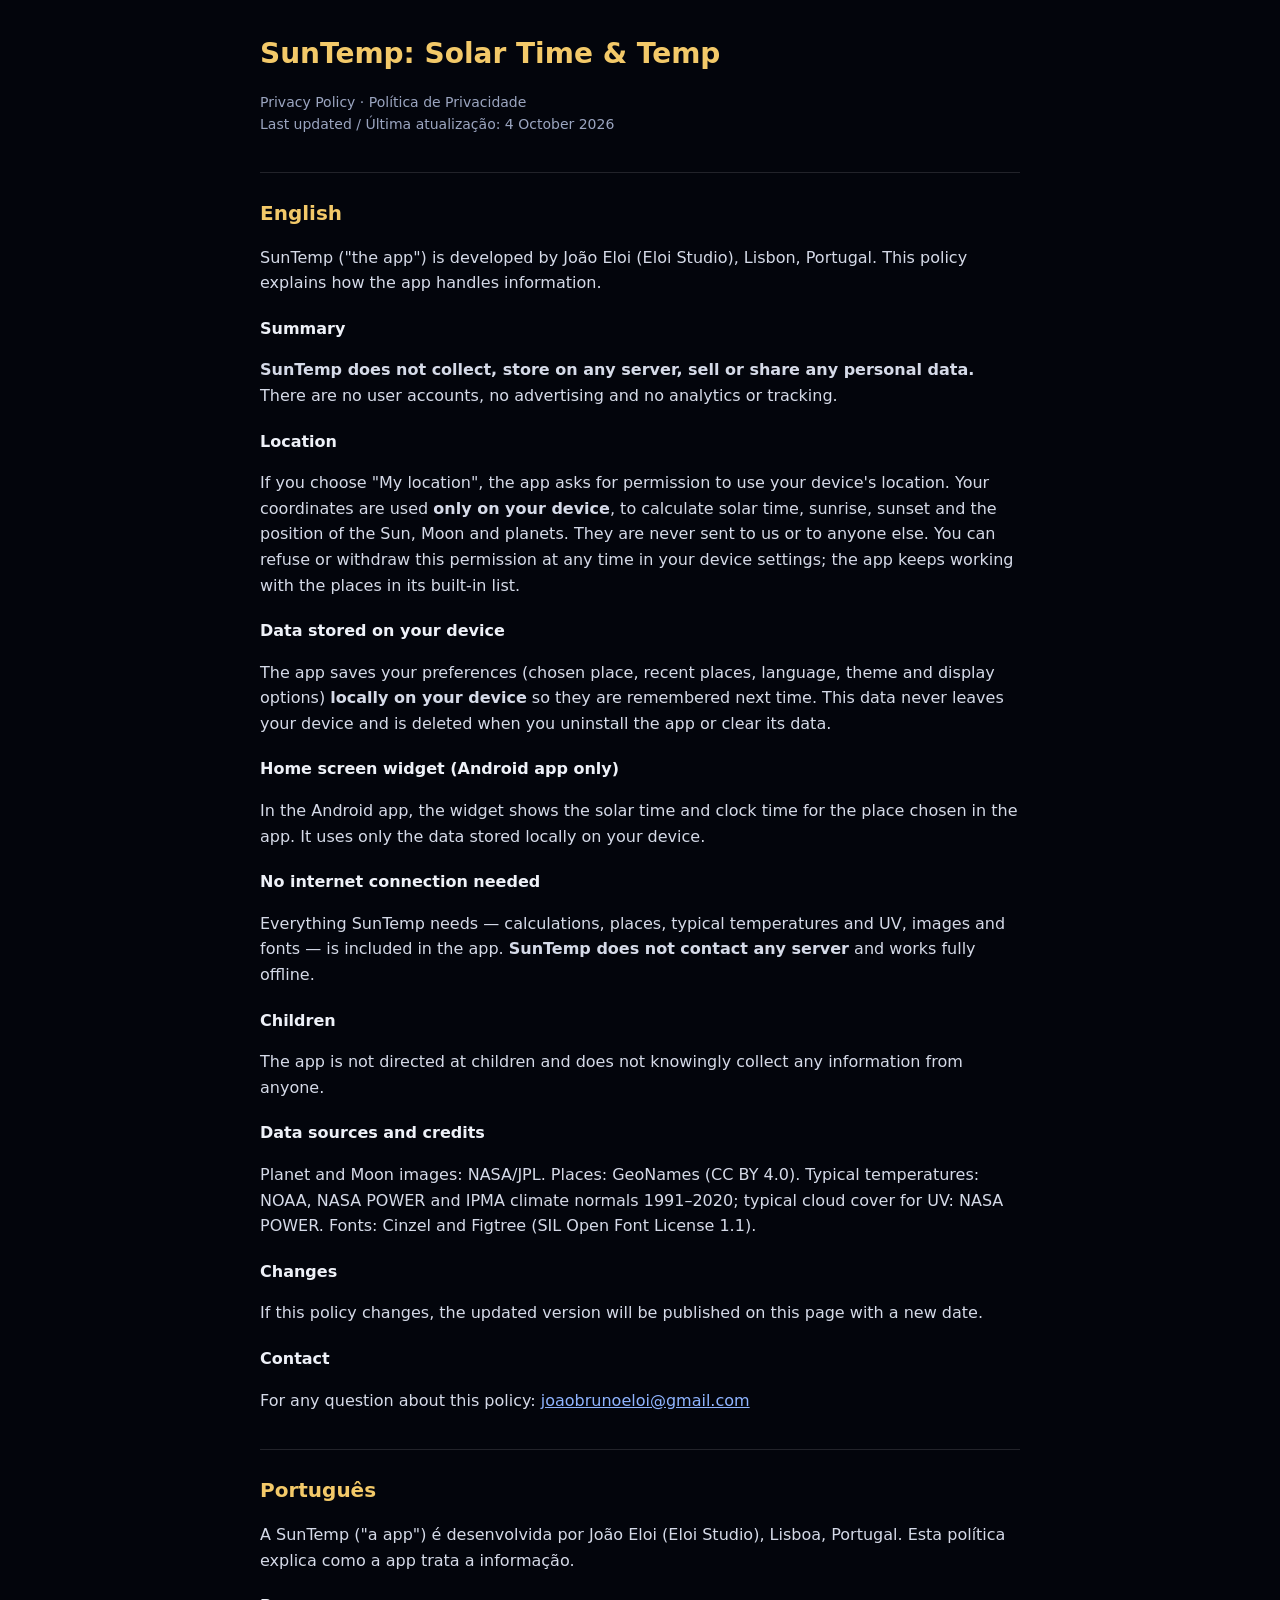
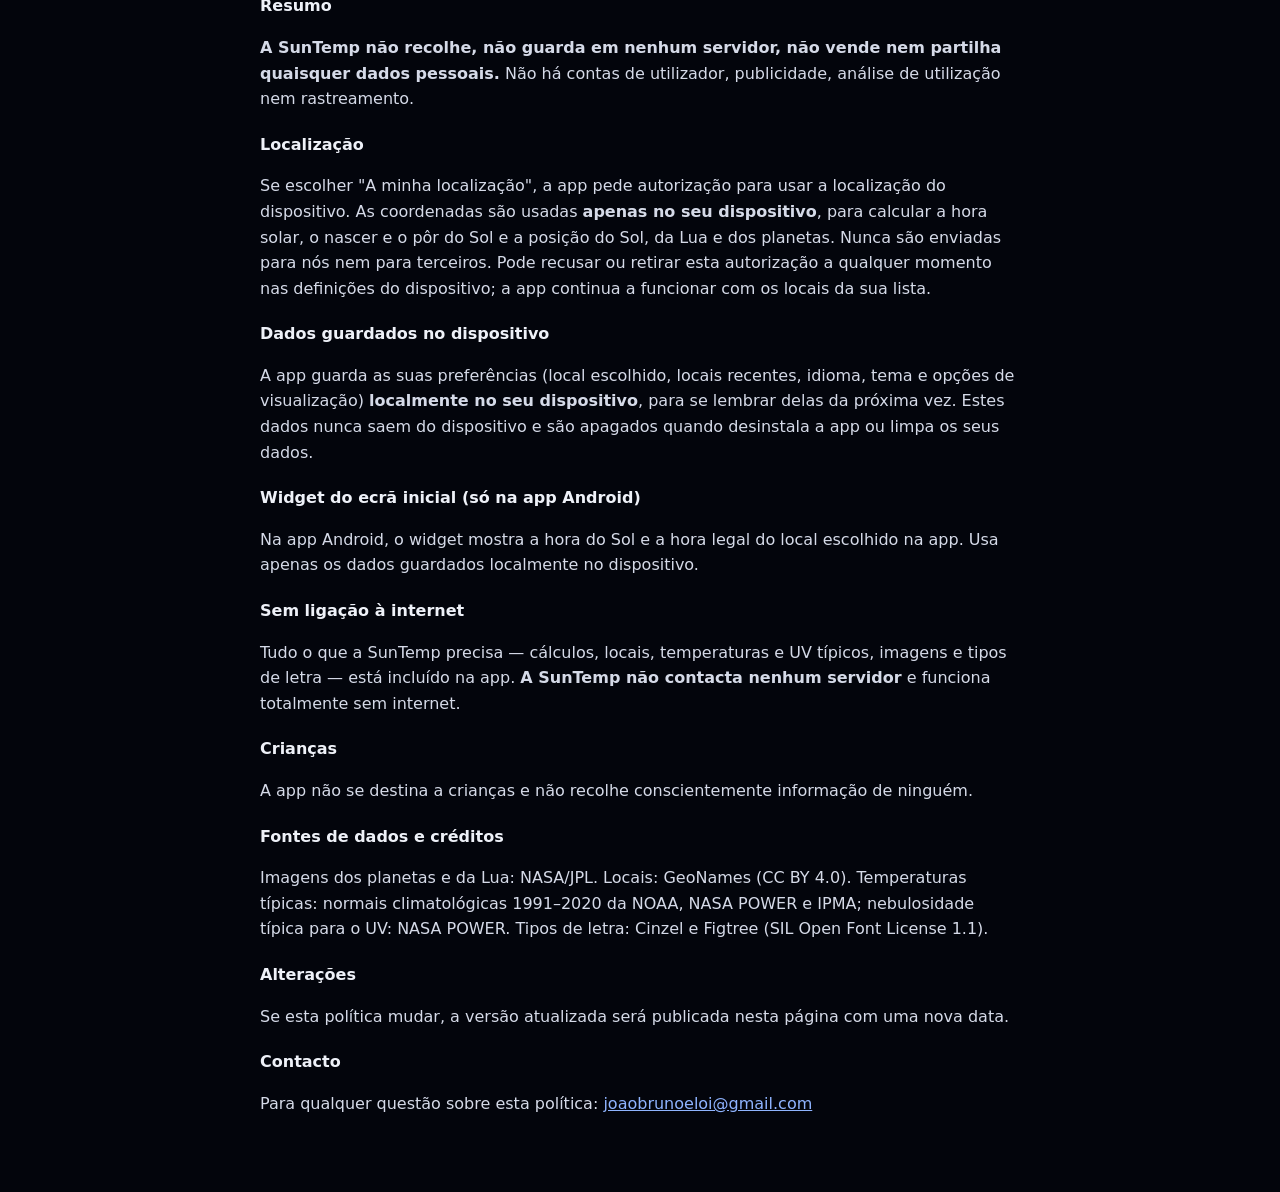
<file: privacy.html>
<!doctype html>
<html lang="en">
<head>
<meta charset="utf-8">
<meta name="viewport" content="width=device-width, initial-scale=1">
<title>SunTemp – Privacy Policy / Política de Privacidade</title>
<style>
  body{margin:0;background:#03050c;color:#eef1f8;font:16px/1.6 system-ui,-apple-system,"Segoe UI",Roboto,sans-serif}
  main{max-width:760px;margin:0 auto;padding:32px 20px 60px}
  h1{color:#f3c969;font-size:28px;margin:0 0 4px}
  h2{color:#f3c969;font-size:20px;margin:36px 0 8px;border-top:1px solid rgba(255,255,255,.12);padding-top:24px}
  h3{font-size:16px;margin:20px 0 4px}
  p,li{color:#d5dae8}
  .muted{color:#9ba5c0;font-size:14px}
  a{color:#8fb4ff}
</style>
</head>
<body>
<main>
<h1>SunTemp: Solar Time &amp; Temp</h1>
<p class="muted">Privacy Policy · Política de Privacidade<br>Last updated / Última atualização: 4 October 2026</p>

<h2>English</h2>
<p>SunTemp ("the app") is developed by João Eloi (Eloi Studio), Lisbon, Portugal. This policy explains how the app handles information.</p>

<h3>Summary</h3>
<p><strong>SunTemp does not collect, store on any server, sell or share any personal data.</strong> There are no user accounts, no advertising and no analytics or tracking.</p>

<h3>Location</h3>
<p>If you choose "My location", the app asks for permission to use your device's location. Your coordinates are used <strong>only on your device</strong>, to calculate solar time, sunrise, sunset and the position of the Sun, Moon and planets. They are never sent to us or to anyone else. You can refuse or withdraw this permission at any time in your device settings; the app keeps working with the places in its built-in list.</p>

<h3>Data stored on your device</h3>
<p>The app saves your preferences (chosen place, recent places, language, theme and display options) <strong>locally on your device</strong> so they are remembered next time. This data never leaves your device and is deleted when you uninstall the app or clear its data.</p>

<h3>Home screen widget (Android app only)</h3>
<p>In the Android app, the widget shows the solar time and clock time for the place chosen in the app. It uses only the data stored locally on your device.</p>

<h3>No internet connection needed</h3>
<p>Everything SunTemp needs — calculations, places, typical temperatures and UV, images and fonts — is included in the app. <strong>SunTemp does not contact any server</strong> and works fully offline.</p>

<h3>Children</h3>
<p>The app is not directed at children and does not knowingly collect any information from anyone.</p>

<h3>Data sources and credits</h3>
<p>Planet and Moon images: NASA/JPL. Places: GeoNames (CC BY 4.0). Typical temperatures: NOAA, NASA POWER and IPMA climate normals 1991–2020; typical cloud cover for UV: NASA POWER. Fonts: Cinzel and Figtree (SIL Open Font License 1.1).</p>

<h3>Changes</h3>
<p>If this policy changes, the updated version will be published on this page with a new date.</p>

<h3>Contact</h3>
<p>For any question about this policy: <a href="mailto:joaobrunoeloi@gmail.com">joaobrunoeloi@gmail.com</a></p>

<h2>Português</h2>
<p>A SunTemp ("a app") é desenvolvida por João Eloi (Eloi Studio), Lisboa, Portugal. Esta política explica como a app trata a informação.</p>

<h3>Resumo</h3>
<p><strong>A SunTemp não recolhe, não guarda em nenhum servidor, não vende nem partilha quaisquer dados pessoais.</strong> Não há contas de utilizador, publicidade, análise de utilização nem rastreamento.</p>

<h3>Localização</h3>
<p>Se escolher "A minha localização", a app pede autorização para usar a localização do dispositivo. As coordenadas são usadas <strong>apenas no seu dispositivo</strong>, para calcular a hora solar, o nascer e o pôr do Sol e a posição do Sol, da Lua e dos planetas. Nunca são enviadas para nós nem para terceiros. Pode recusar ou retirar esta autorização a qualquer momento nas definições do dispositivo; a app continua a funcionar com os locais da sua lista.</p>

<h3>Dados guardados no dispositivo</h3>
<p>A app guarda as suas preferências (local escolhido, locais recentes, idioma, tema e opções de visualização) <strong>localmente no seu dispositivo</strong>, para se lembrar delas da próxima vez. Estes dados nunca saem do dispositivo e são apagados quando desinstala a app ou limpa os seus dados.</p>

<h3>Widget do ecrã inicial (só na app Android)</h3>
<p>Na app Android, o widget mostra a hora do Sol e a hora legal do local escolhido na app. Usa apenas os dados guardados localmente no dispositivo.</p>

<h3>Sem ligação à internet</h3>
<p>Tudo o que a SunTemp precisa — cálculos, locais, temperaturas e UV típicos, imagens e tipos de letra — está incluído na app. <strong>A SunTemp não contacta nenhum servidor</strong> e funciona totalmente sem internet.</p>

<h3>Crianças</h3>
<p>A app não se destina a crianças e não recolhe conscientemente informação de ninguém.</p>

<h3>Fontes de dados e créditos</h3>
<p>Imagens dos planetas e da Lua: NASA/JPL. Locais: GeoNames (CC BY 4.0). Temperaturas típicas: normais climatológicas 1991–2020 da NOAA, NASA POWER e IPMA; nebulosidade típica para o UV: NASA POWER. Tipos de letra: Cinzel e Figtree (SIL Open Font License 1.1).</p>

<h3>Alterações</h3>
<p>Se esta política mudar, a versão atualizada será publicada nesta página com uma nova data.</p>

<h3>Contacto</h3>
<p>Para qualquer questão sobre esta política: <a href="mailto:joaobrunoeloi@gmail.com">joaobrunoeloi@gmail.com</a></p>
</main>
</body>
</html>
</file>
